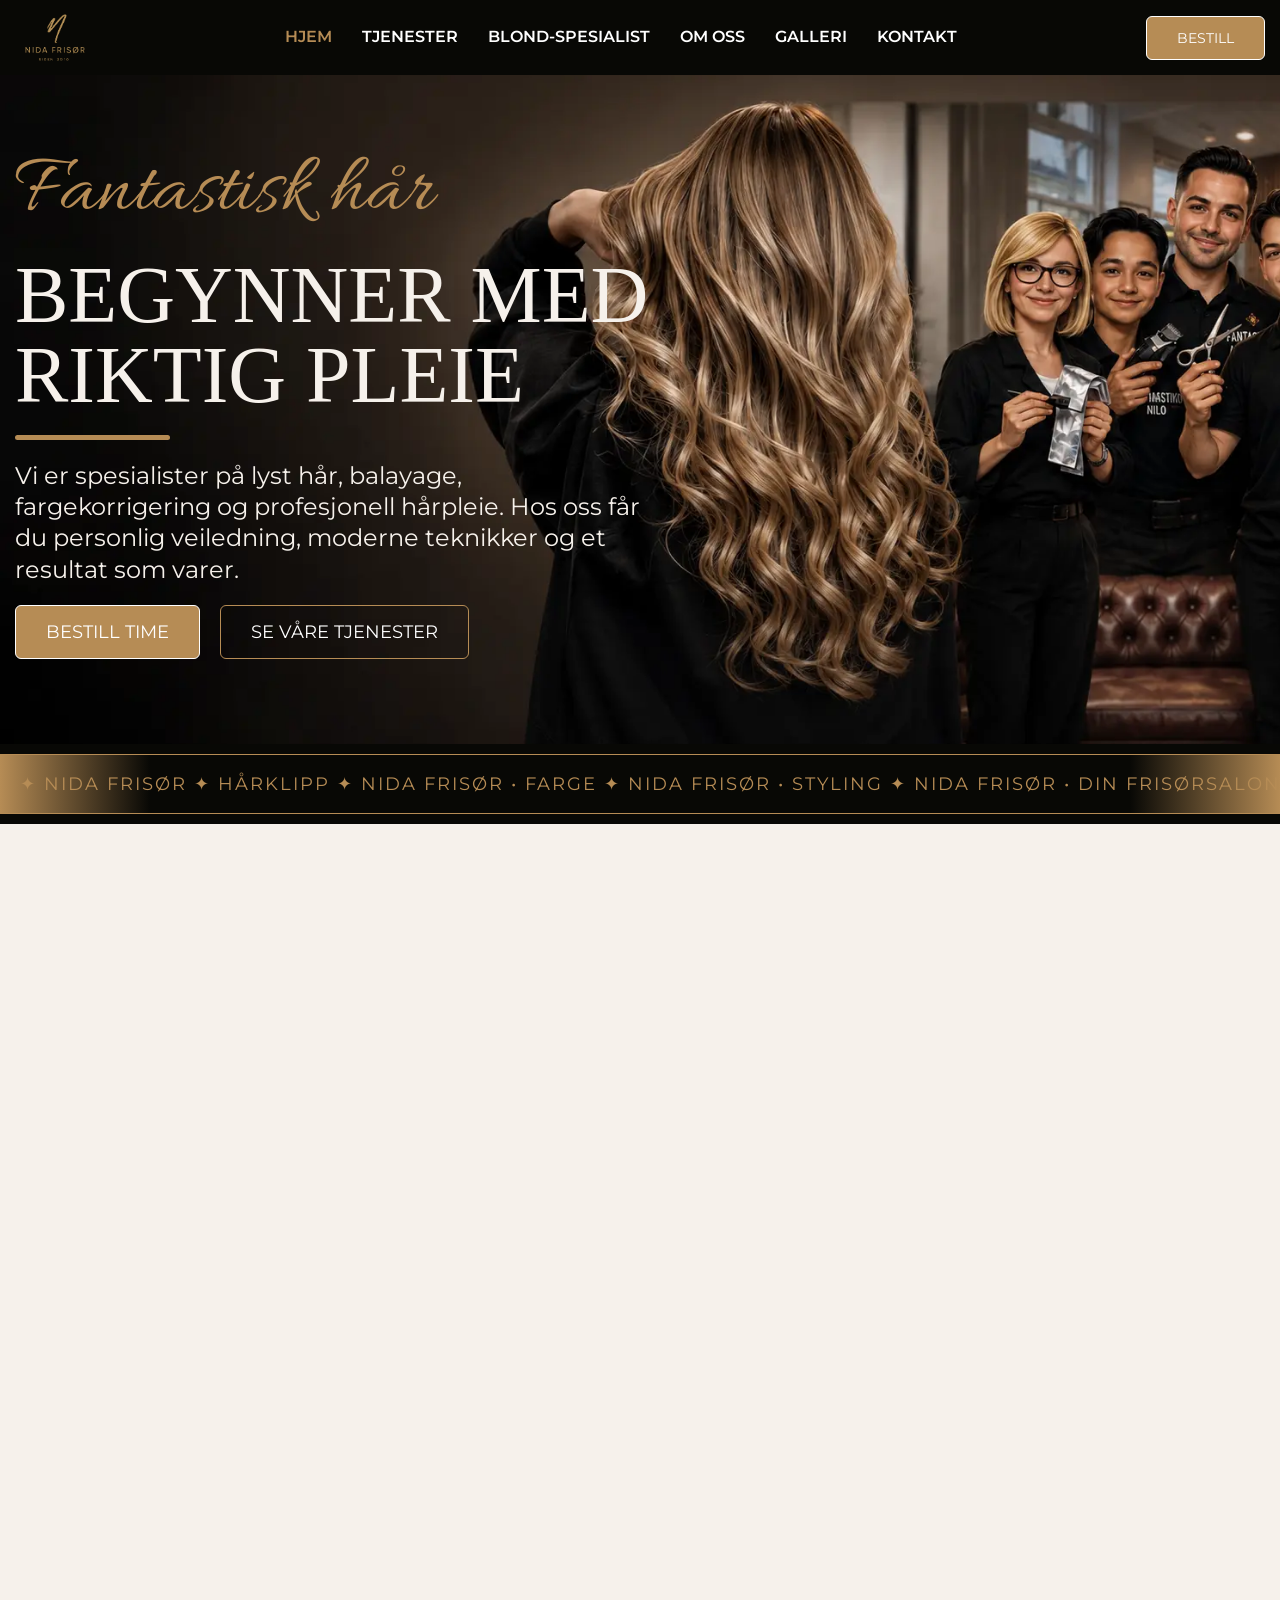
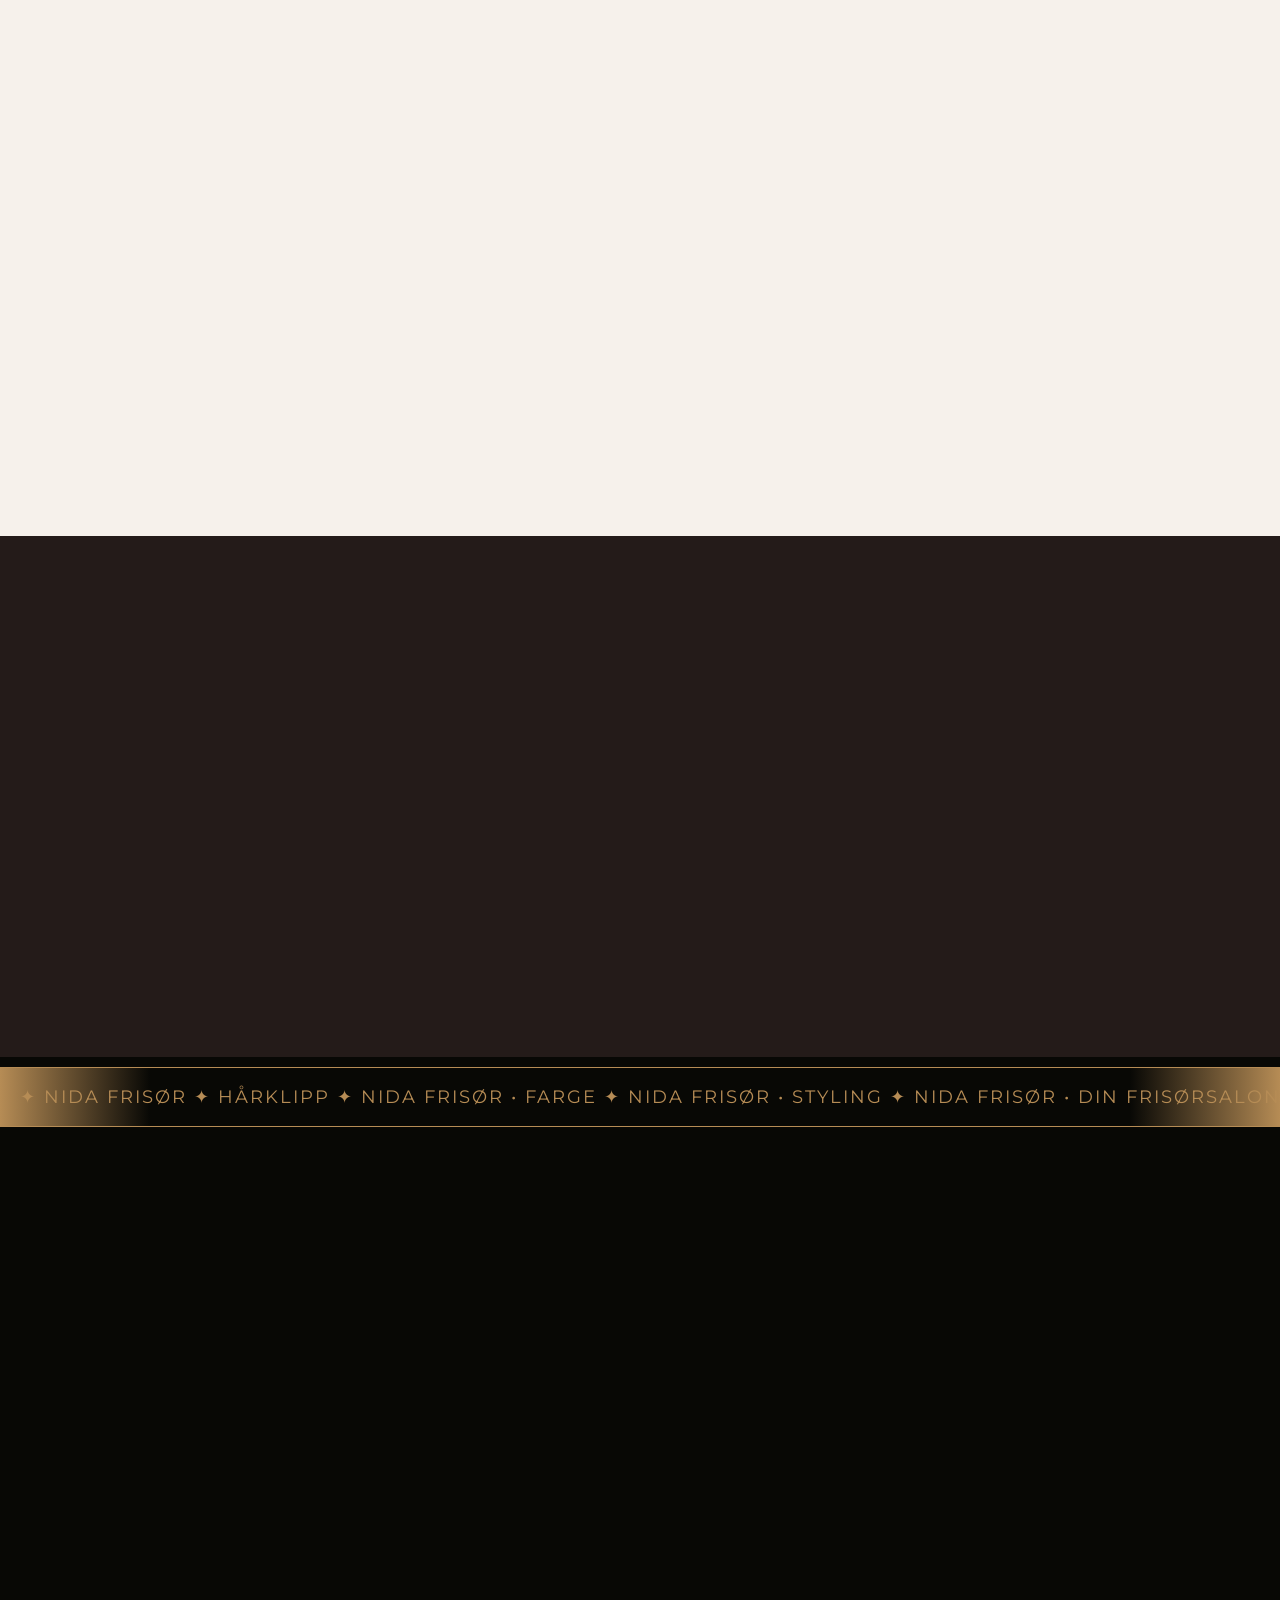
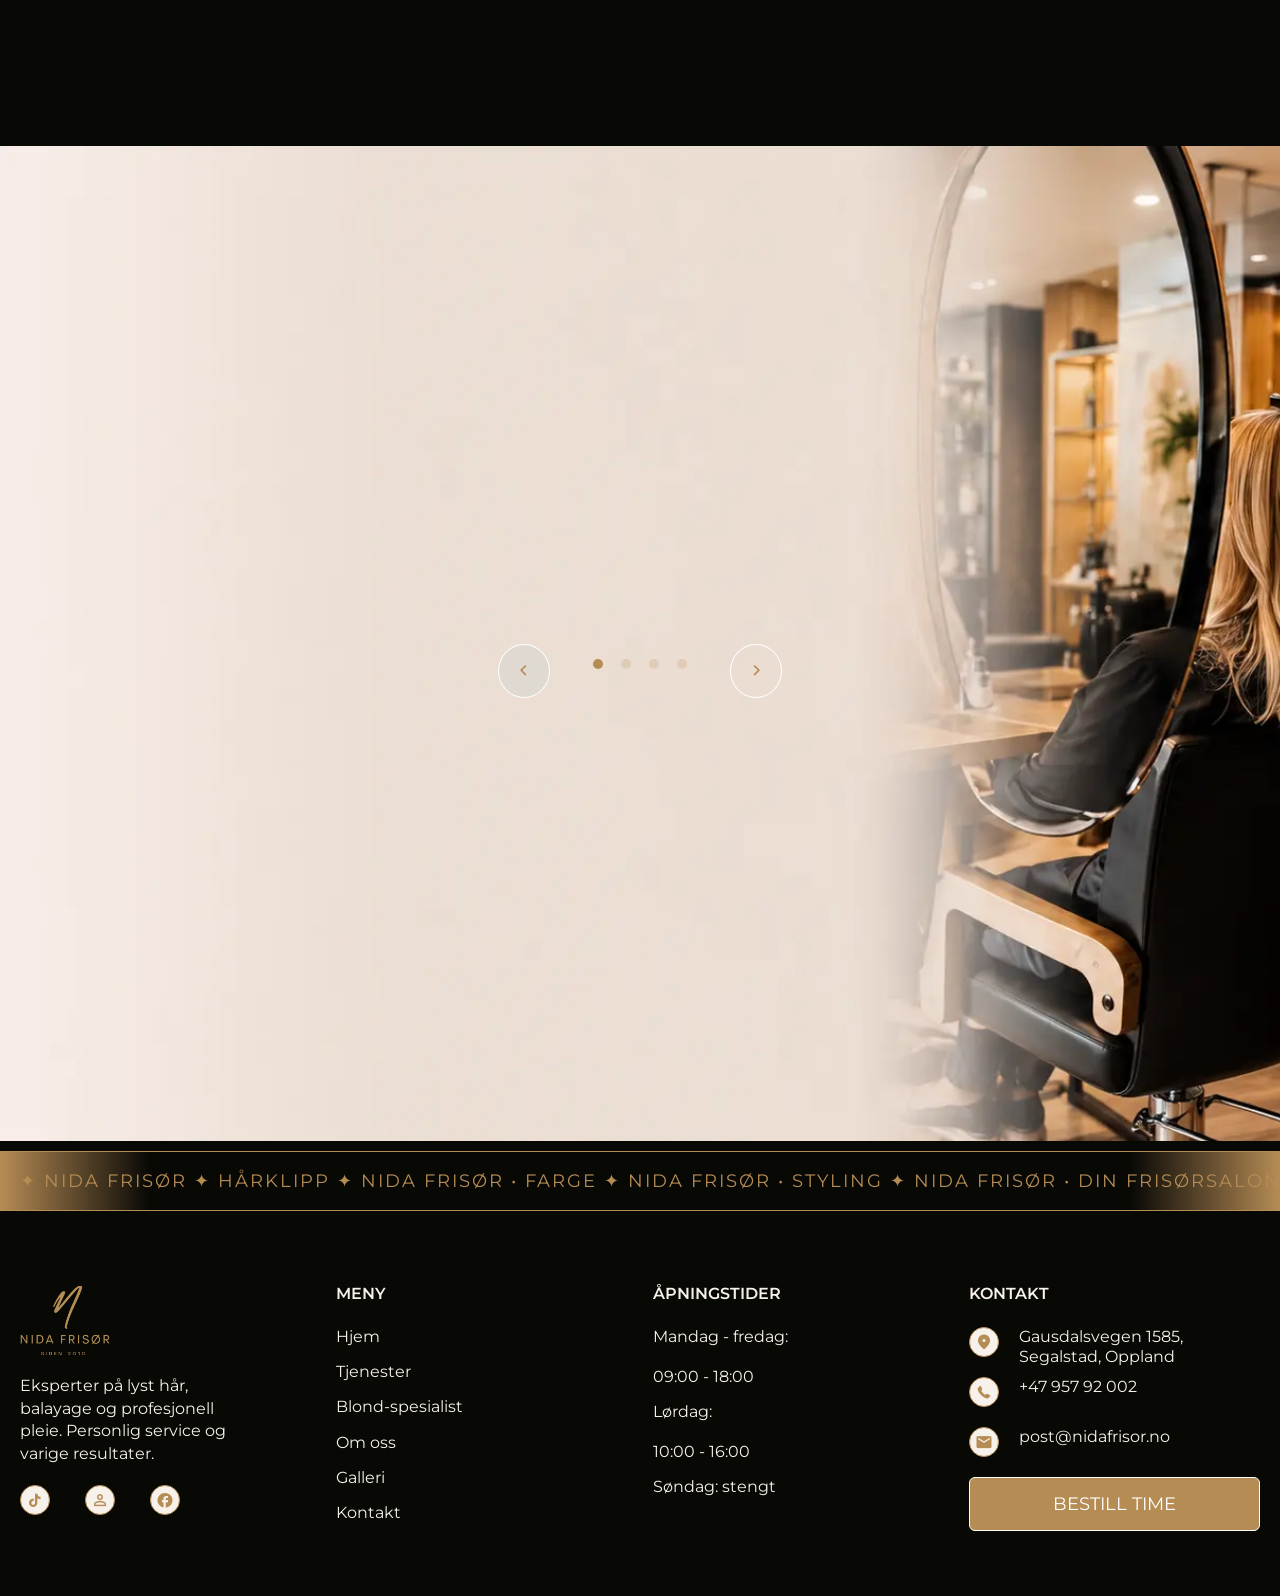
<file: index.html>
<!DOCTYPE html>
<html lang="nb">

<head>
	<title>HomePage</title>
	<meta charset="UTF-8">
	<meta name="format-detection" content="telephone=no">
	<!-- <style>body{opacity: 0;}</style> -->
	<link rel="stylesheet" href="css/style.min.css?_v=20261027194627">
	<link rel="shortcut icon" href="favicon.ico">
	<!-- <meta name="robots" content="noindex, nofollow"> -->
	<meta name="viewport" content="width=device-width, initial-scale=1.0">
</head>

<body>
	<div class="wrapper">
		<header class="header _header-scroll _header-show" data-scroll="120" data-scroll-show="200">
			<div class="header__container">

				<div class="header__logo">
					<a data-goto="#" data-goto-header href="index.html" data-goto-top="50" class="header__logo"><img src="img/logo3.webp" alt="Image"></a>
				</div>

				<div class="header__menu menu">
					<nav class="menu__body">

						<ul class="menu__list">
							<li class="menu__item"><a data-goto="#" data-goto-header href="index.html" data-goto-top="-30" class="menu__link  menu__link--vip">HJEM</a></li>
						</ul>

						<ul class="menu__list">
							<li class="menu__item"><a data-goto="#" data-goto-header href="tjenester.html" data-goto-top="20" class="menu__link">TJENESTER</a></li>
						</ul>

						<ul class="menu__list">
							<li class="menu__item"><a data-goto="#" href="blondspecialist.html" data-goto-top="80" class="menu__link">BLOND-SPESIALIST</a></li>
						</ul>

						<ul class="menu__list">
							<li class="menu__item"><a data-goto="#" href="omoss.html" data-goto-top="80" class="menu__link">OM OSS</a></li>
						</ul>

						<ul class="menu__list">
							<li class="menu__item"><a data-goto="#" href="galery.html" data-goto-top="80" class="menu__link">GALLERI</a></li>
						</ul>

						<ul class="menu__list">
							<li class="menu__item"><a data-goto="#" data-goto-header href="kontakt.html" data-goto-top="-30" class="menu__link">KONTAKT</a>
							</li>
						</ul>
					</nav>
				</div>

				<div class="header__btr btr__header"> <!-- button right -->
					<a href="tel:+4795792002" class="btr__header__item">BESTILL</a>
				</div>

				<button type="button" class="menu__icon icon-menu"><span></span></button>
			</div>
		</header>
		<main class="page">
			<section class="hero">
				<div class="hero__container">
					<div data-watch class="hero__contant">
						<h1 class="hero__decor">Fantastisk hår</h1>
						<div class="hero__title">BEGYNNER MED RIKTIG PLEIE</div>
						<div class="hero__line"></div>
						<div class="hero__sub-title">Vi er spesialister på lyst hår, balayage, fargekorrigering og profesjonell hårpleie. Hos oss får du personlig veiledning, moderne teknikker og et resultat som varer.</div>
						<div class="hero__buttons">
							<a href="https://www.instagram.com/nidafrisor?igsh=ejZrenV2MHAyNnVx&utm_source=qr" target="_blank" rel="noopener" class="hero__button-gold">BESTILL TIME</a>
							<a href="https://www.instagram.com/nidafrisor?igsh=ejZrenV2MHAyNnVx&utm_source=qr" target="_blank" rel="noopener" class="hero__button-transporet">SE VÅRE TJENESTER</a>
						</div>
					</div>
				</div>
			</section>


			<aside class="rullendetekstvisning" aria-hidden="true">
				<div class="rullendetekstvisning__body">
					<div class="rullendetekstvisning__track">
						<span>✦ Nida Frisør ✦ Hårklipp ✦ Nida Frisør • Farge ✦ Nida Frisør • Styling ✦ Nida Frisør • Din frisørsalong ✦ Nida Frisør • Velvære for ditt hår ✦ Nida Frisør </span>
						<span>✦ Nida Frisør ✦ Hårklipp ✦ Nida Frisør • Farge ✦ Nida Frisør • Styling ✦ Nida Frisør • Din frisørsalong ✦ Nida Frisør • Velvære for ditt hår ✦ Nida Frisør </span>
					</div>
				</div>
			</aside>



			<section class="omsalongen">
				<div class="omsalongen__container">
					<div class="omsalongen__contant">
						<div data-watch class="omsalongen__left">
							<h1 class="omsalongen__name">om salongen</h1>
							<h2 class="omsalongen__title">kvalitet, kreativitet og personlig service</h2>
							<div class="omsalongen__line"></div>
							<div class="omsalongen__sub-title">Velkommen til Nida Frisør – en moderne frisørsalong hvor kvalitet, kreativitet og personlig service står i sentrum. Vi hjelper deg med å finne den perfekte stilen, enten du ønsker en naturlig blond look, en komplett forvandling eller pleiende behandling med K18.</div>
							<div class="omsalongen__decor">Vi fremhever din naturlige skjønnhet</div>
							<div class="omsalongen__button-chocolate">
								<a href="https://www.instagram.com/nidafrisor?igsh=ejZrenV2MHAyNnVx&utm_source=qr" target="_blank">les mer om oss</a>
							</div>
						</div>

						<div data-watch class="omsalongen__right">
							<div class="omsalongen__fotoblog">
								<div class="omsalongen__fotos">
									<div class="omsalongen__longfoto">
										<img src="img/background_logo.webp" alt="Moderne interiør og Nida Frisør logo på en stilfull spilevegg.">
									</div>
									<div class="omsalongen__smallfoto">
										<div class="omsalongen__produkts">
											<img src="img/produkts.webp" alt="Hårpleieprodukter og K18-behandlinger utstilt på hyller i salongen.">
										</div>
										<div class="produkts__hair_girl">
											<img src="img/hair_girl.webp" alt="Langt brunt hår med lyse striper og elegante bølger.">
										</div>
									</div>
								</div>
								<div class="omsalongen__enfoto">
									<img src="img/hair-blond.webp" alt="Langt blondt hår med naturlig spill og definerte bølger, sett bakfra.">
								</div>
							</div>
						</div>
					</div>
				</div>
			</section>


			<section class="spesialiteter">
				<div class="spesialiteter__container">
					<h2 data-watch class="spesialiteter__title">våre spesialiteter</h2>
					<div data-watch data-watch-group="1000" class="spesialiteter__cards">
						<div data-watch class="spesialiteter__card card__spesialiteter"> <!--card 01-->
							<div class="card__foto">
								<img src="img/signatur-blond.webp" alt="Langt, glatt hår farget i en kald og lys signatur-blond nyanse.">
							</div>
							<h3 class="card__name">signatur <br> blond experience</h3>
							<div class="card__sub-title">Skreddersydd blondfarge som gir et eksklusivt og naturlig resultat.</div>
							<div class="card__line"></div>
							<div class="card__icon _icon-diamond"></div>
						</div>


						<div data-watch class="spesialiteter__card card__spesialiteter"> <!--card 02-->
							<div class="card__foto">
								<img src="img/scandinavianblond.webp" alt="Bølgete langt hår farget i en lys, kald scandinavian blond og signatur-blond tone.">
							</div>
							<h3 class="card__name">scandinavian <br> blond</h3>
							<div class="card__sub-title">Kalde, rene nyanser inspirert av nordisk eleganse.</div>
							<div class="card__line"></div>
							<div class="card__icon _icon-round-hub"></div>
						</div>

						<div data-watch class="spesialiteter__card card__spesialiteter"> <!--card 03-->
							<div class="card__foto">
								<img src="img/inst-foto2.webp" alt="AirTouch-teknikk på langt blondt hår for myke overganger.">
							</div>
							<h3 class="card__name">airtouch <br> blond</h3>
							<div class="card__sub-title">Myke overganger og umerkelig utvekst med AirTouch-teknikk.</div>
							<div class="card__line"></div>
							<div class="card__icon _icon-drop"></div>
						</div>


						<div data-watch class="spesialiteter__card card__spesialiteter"> <!--card 04-->
							<div class="card__foto">
								<img src="img/balayage.webp" alt="Bølgete blondt hår farget med balayage-teknikk.">
							</div>
							<h3 class="card__name">balayage <br> & fargespill</h3>
							<div class="card__sub-title">Håndmalt farge som gir dybde, bevegelse og naturlig spill.</div>
							<div class="card__line"></div>
							<div class="card__icon _icon-hairdryer-f"></div>
						</div>

						<div data-watch class="spesialiteter__card card__spesialiteter"> <!--card 05-->
							<div class="card__foto">
								<img src="img/nida_frisor.webp" alt="Profesjonell klipp og hårstyling i frisørsalong.">
							</div>
							<h3 class="card__name">klipp <br> & styling</h3>
							<div class="card__sub-title">Klassiske og moderne klipper med styling til enhver anledning.</div>
							<div class="card__line"></div>
							<div class="card__icon _icon-scissors1"></div>
						</div>


						<div data-watch class="spesialiteter__card card__spesialiteter"> <!--card 06-->
							<div class="card__foto">
								<img src="img/k18.webp" alt="K18 molekylær hårbehandling for skadet hår.">
							</div>
							<h3 class="card__name">k18 <br> molecular repair</h3>
							<div class="card__sub-title">Reparerer håret på cellenivå for styrke, sunnhet og glansfullt hår.</div>
							<div class="card__line"></div>
							<div class="card__icon _icon-device-hub"></div>
						</div>
					</div>
				</div>
			</section>


			<section class="hvorfor">
				<div class="hvorfor__container">
					<h2 data-watch class="hvorfor__title">hvorfor vegle oss</h2>
					<div data-watch data-watch-group="1000" class="hvorfor__cards">
						<div data-watch class="hvorfor__card"><!-- card01 -->
							<div class="hvorfor__icon _icon-account-outline"></div>
							<h3 class="hvorfor__name">profesjonelle frisører</h3>
							<div class="hvorfor__text">Vårt team har lang erfaring og lidenskap for faget.</div>
						</div>


						<div data-watch class="hvorfor__card"><!-- card02 -->
							<div class="hvorfor__icon _icon-carbon_bottles"></div>
							<h3 class="hvorfor__name">premium produkter</h3>
							<div class="hvorfor__text">Vi bruker kun produkter av høyeste kvalitet.</div>
						</div>


						<div data-watch class="hvorfor__card"><!-- card03 -->
							<div class="hvorfor__icon _icon-hair-dryer"></div>
							<h3 class="hvorfor__name">moderne teknikker</h3>
							<div class="hvorfor__text">Vi følger trender og utvikler oss kontinuerlig.</div>
						</div>


						<div data-watch class="hvorfor__card"><!-- card04 -->
							<div class="hvorfor__icon _icon-chat"></div>
							<h3 class="hvorfor__name">personlig konsultasjon</h3>
							<div class="hvorfor__text">Vi lytter til dine ønsker og finner den beste løsningen.</div>
						</div>


						<div data-watch class="hvorfor__card"><!-- card05 -->
							<div class="hvorfor__icon _icon-hurt"></div>
							<h3 class="hvorfor__name">naturlige resultater</h3>
							<div class="hvorfor__text">Vi fremhever din naturlige skjønnhet.</div>
						</div>
					</div>
				</div>
			</section>


			<aside class="rullendetekstvisning" aria-hidden="true">
				<div class="rullendetekstvisning__body">
					<div class="rullendetekstvisning__track">
						<span>✦ Nida Frisør ✦ Hårklipp ✦ Nida Frisør • Farge ✦ Nida Frisør • Styling ✦ Nida Frisør • Din frisørsalong ✦ Nida Frisør • Velvære for ditt hår ✦ Nida Frisør </span>
						<span>✦ Nida Frisør ✦ Hårklipp ✦ Nida Frisør • Farge ✦ Nida Frisør • Styling ✦ Nida Frisør • Din frisørsalong ✦ Nida Frisør • Velvære for ditt hår ✦ Nida Frisør </span>
					</div>
				</div>
			</aside>



			<section class="instagram">
				<div class="instagram__container">
					<h2 data-watch class="instagram__title">følg oss på instagram</h2>
					<h3 data-watch class="instagram__sub-title">Se våre forvandlinger og hverdagsliv fra salongen.</h3>
					<div class="instagram__cards">
						<div data-watch class="instagram__card"><!-- card 01 -->
							<div class="instagram__foto">
								<img src="img/signatur-blond.webp" alt="Instagram-bilde fra frisørsalong">
							</div>
							<a href="https://www.instagram.com/nidafrisor?igsh=ejZrenV2MHAyNnVx&utm_source=qr" target="_blank" class="instagram__contеnt-link">
								<span class="instagram__text">nida frisør</span>
								<span class="instagram__cliсk">-se mer-</span>
								<span class="instagram__icon  _icon-arow-right"></span>
							</a>
						</div>


						<div data-watch class="instagram__card"><!-- card 02 -->
							<div class="instagram__foto">
								<img src="img/frisor11.webp" alt="Instagram-bilde fra frisørsalong">
							</div>
							<a href="https://www.instagram.com/nidafrisor?igsh=ejZrenV2MHAyNnVx&utm_source=qr" target="_blank" class="instagram__contеnt-link">
								<span class="instagram__text">nida frisør</span>
								<span class="instagram__cliсk">-se mer-</span>
								<span class="instagram__icon  _icon-arow-right"></span>
							</a>
						</div>


						<div data-watch class="instagram__card"><!-- card 03 -->
							<div class="instagram__foto">
								<img src="img/frisor05.webp" alt="Instagram-bilde fra frisørsalong">
							</div>
							<a href="https://www.instagram.com/nidafrisor?igsh=ejZrenV2MHAyNnVx&utm_source=qr" target="_blank" class="instagram__contеnt-link">
								<span class="instagram__text">nida frisør</span>
								<span class="instagram__cliсk">-se mer-</span>
								<span class="instagram__icon  _icon-arow-right"></span>
							</a>
						</div>


						<div data-watch class="instagram__card"><!-- card 04 -->
							<div class="instagram__foto">
								<img src="img/frisor13.webp" alt="Instagram-bilde fra frisørsalong">
							</div>
							<a href="https://www.instagram.com/nidafrisor?igsh=ejZrenV2MHAyNnVx&utm_source=qr" target="_blank" class="instagram__contеnt-link">
								<span class="instagram__text">nida frisør</span>
								<span class="instagram__cliсk">-se mer-</span>
								<span class="instagram__icon  _icon-arow-right"></span>
							</a>
						</div>


						<div data-watch class="instagram__card"><!-- card 05 -->
							<div class="instagram__foto">
								<img src="img/frisor16.webp" alt="Instagram-bilde fra frisørsalong">
							</div>
							<a href="https://www.instagram.com/nidafrisor?igsh=ejZrenV2MHAyNnVx&utm_source=qr" target="_blank" class="instagram__contеnt-link">
								<span class="instagram__text">nida frisør</span>
								<span class="instagram__cliсk">-se mer-</span>
								<span class="instagram__icon  _icon-arow-right"></span>
							</a>
						</div>


						<div data-watch class="instagram__card"><!-- card 06 -->
							<div class="instagram__foto">
								<img src="img/balayage.webp" alt="Bølgete blondt hår farget med balayage-teknikk.">
							</div>
							<a href="https://www.instagram.com/nidafrisor?igsh=ejZrenV2MHAyNnVx&utm_source=qr" target="_blank" class="instagram__contеnt-link">
								<span class="instagram__text">nida frisør</span>
								<span class="instagram__cliсk">-se mer-</span>
								<span class="instagram__icon  _icon-arow-right"></span>
							</a>
						</div>


						<div data-watch class="instagram__card"><!-- card 07 -->
							<div class="instagram__foto">
								<img src="img/frisor12.webp" alt="Instagram-bilde fra frisørsalong">
							</div>
							<a href="https://www.instagram.com/nidafrisor?igsh=ejZrenV2MHAyNnVx&utm_source=qr" target="_blank" class="instagram__contеnt-link">
								<span class="instagram__text">nida frisør</span>
								<span class="instagram__cliсk">-se mer-</span>
								<span class="instagram__icon  _icon-arow-right"></span>
							</a>
						</div>


						<div data-watch class="instagram__card"><!-- card 08 -->
							<div class="instagram__foto">
								<img src="img/frisor04.webp" alt="Instagram-bilde fra frisørsalong">
							</div>
							<a href="https://www.instagram.com/nidafrisor?igsh=ejZrenV2MHAyNnVx&utm_source=qr" target="_blank" class="instagram__contеnt-link">
								<span class="instagram__text">nida frisør</span>
								<span class="instagram__cliсk">-se mer-</span>
								<span class="instagram__icon  _icon-arow-right"></span>
							</a>
						</div>
					</div>
					<div data-watch class="instagram__button">
						<a href="https://www.instagram.com/nidafrisor?igsh=ejZrenV2MHAyNnVx&utm_source=qr" target="_blank" rel="noopener" class="hero__button-transporet">se flere på instagram</a>
					</div>
				</div>
			</section>



			<section class="testimonials">
				<div class="testimonials__container">
					<h2 data-watch class="testimonials__title">hvordan kundene vÅre har dett</h2>


					<!-- slider -->
					<!-- Оболонка слайдера -->
					<div class="testimonials__slider swiper">
						<!-- Частина слайдера, що рухається -->
						<div class="testimonials__wrapper swiper-wrapper">

							<!-- slide 01 -->
							<div data-watch class="testimonials__slide swiper-slide">
								<div class="testimonials__card">
									<div data-rating="set" class="rating"></div> <!-- rating -->
									<div class="testimonials__description">
										Beste frisøren i byen! Jeg har aldri vært så fornøyd med min blondfarge før. AirTouch-teknikken de bruker er helt fantastisk, og utveksten blir nesten usynlig.
									</div>
									<div class="testimonials__block">
										<div class="testimonials__img">
											<img src="img/inst-foto10.webp" alt="Foto clients">
										</div>
										<div class="testimonials__name">EMILIE H.</div>
									</div>
								</div>
							</div>


							<!-- slide 02 -->
							<div data-watch class="testimonials__slide swiper-slide">
								<div class="testimonials__card">
									<div data-rating="set" class="rating"></div> <!-- rating -->
									<div class="testimonials__description">
										Utrolig profesjonelle og dyktige.<br>De reddet håret mitt etter en mislykket farging et annet sted. K18-behandlingen gjorde underverker for kvaliteten.
									</div>
									<div class="testimonials__block">
										<div class="testimonials__img">
											<img src="img/inst-foto3.webp" alt="Foto clients">
										</div>
										<div class="testimonials__name">eLINN M.</div>
									</div>
								</div>
							</div>


							<!-- slide 03 -->
							<div data-watch class="testimonials__slide swiper-slide">
								<div class="testimonials__card">
									<div data-rating="set" class="rating"></div> <!-- rating -->
									<div class="testimonials__description">
										Koselig salong, god atmosfære og fantastisk service. Man føler seg virkelig ivaretatt fra det sekundet man kommer inn døren. Anbefales på det varmeste!
									</div>
									<div class="testimonials__block">
										<div class="testimonials__img">
											<img src="img/inst-foto9.webp" alt="Foto clients">
										</div>
										<div class="testimonials__name">SOFI T.</div>
									</div>
								</div>
							</div>


							<!-- slide 04 -->
							<div data-watch class="testimonials__slide swiper-slide">
								<div class="testimonials__card">
									<div data-rating="set" class="rating"></div> <!-- rating -->
									<div class="testimonials__description">
										Beste frisøren i byen! Jeg har aldri vært så fornøyd med min blondfarge før. AirTouch-teknikken de bruker er helt fantastisk, og utveksten blir nesten usynlig.
									</div>
									<div class="testimonials__block">
										<div class="testimonials__img">
											<img src="img/hair_girl.webp" alt="Foto clients">
										</div>
										<div class="testimonials__name">margo k.</div>
									</div>
								</div>
							</div>

							<!-- slide 05 -->
							<div data-watch class="testimonials__slide swiper-slide">
								<div class="testimonials__card">
									<div data-rating="set" class="rating"></div> <!-- rating -->
									<div class="testimonials__description">
										Utrolig profesjonelle og dyktige.<br>De reddet håret mitt etter en mislykket farging et annet sted. K18-behandlingen gjorde underverker for kvaliteten.
									</div>
									<div class="testimonials__block">
										<div class="testimonials__img">
											<img src="img/signatur-blond.webp" alt="Foto clients">
										</div>
										<div class="testimonials__name">Kjery M.</div>
									</div>
								</div>
							</div>

						</div>
						<!-- navigation -->
						<div class="swiper-pagination"></div>

						<!-- buttons -slide- -->
						<div class="testimonials__buttons">
							<button type="button" class="testimonials__btn-left _icon-arow-right  _icon-arow-right--2"></button>
							<button type="button" class="testimonials__btn-right _icon-arow-right"></button>
						</div>
					</div>


					<div data-watch class="kundeomtaler__down">
						<h3 class="kundeomtaler__title">klar for en forvandling?</h3>
						<div class="kundeomtaler__sub-title">Bestill time i dag og la oss scappe magi! </div>
						<div class="kundeomtaler__button-gold">
							<a href="https://www.instagram.com/nidafrisor?igsh=ejZrenV2MHAyNnVx&utm_source=qr" target="_blank">bestill time nå</a>
						</div>
						<div class="kundeomtaler__gradient-line"></div>
					</div>
				</div>
			</section>
		</main>
		<aside class="rullendetekstvisning" aria-hidden="true">
			<div class="rullendetekstvisning__body">
				<div class="rullendetekstvisning__track">
					<span>✦ Nida Frisør ✦ Hårklipp ✦ Nida Frisør • Farge ✦ Nida Frisør • Styling ✦ Nida Frisør • Din frisørsalong ✦ Nida Frisør • Velvære for ditt hår ✦ Nida Frisør </span>
					<span>✦ Nida Frisør ✦ Hårklipp ✦ Nida Frisør • Farge ✦ Nida Frisør • Styling ✦ Nida Frisør • Din frisørsalong ✦ Nida Frisør • Velvære for ditt hår ✦ Nida Frisør </span>
				</div>
			</div>
		</aside>




		<footer id="footer" class="footer">
			<div class="footer__container">
				<div class="footer__columns">
					<div class="footer__column"><!-- column 01 -->
						<div class="footer__logo">
							<img src="img/logo3.webp" alt="Image">
						</div>
						<h2 class="footer__brand-info">Eksperter på lyst hår, balayage og profesjonell pleie. Personlig service og varige resultater.</h2>
						<div class="footer__social-icons">
							<a href="https://www.tiktok.com/tag/ingaskogstad" target="_blank"><i class="icons-tiktok _icon-tiktok"></i></a>
							<a href="https://www.instagram.com/nidafrisor?igsh=ejZrenV2MHAyNnVx&utm_source=qr" target="_blank"><i class="icons-instagram _icon-account-outline"></i></a>
							<a href="https://www.facebook.com/nidafrisor/?locale=nb_NO" target="_blank"><i class="icons-facebook _icon-facebook1"></i></a>
						</div>
					</div>


					<div class="footer__column"><!-- column 02 -->
						<h3 class="footer__heading">MENY</h3>
						<ul class="footer__links">
							<li class="footer__link"><a href="index.html">Hjem</a></li>
							<li class="footer__link"><a href="tjenester.html">Tjenester</a></li>
							<li class="footer__link"><a href="#">Blond-spesialist</a></li>
							<li class="footer__link"><a href="#">Om oss</a></li>
							<li class="footer__link"><a href="#">Galleri</a></li>
							<li class="footer__link"><a href="kontakt.html">Kontakt</a></li>
						</ul>
					</div>


					<div class="footer__column"><!-- column 03 -->
						<h3 class="footer__heading">ÅPNINGSTIDER</h3>
						<ul class="footer__info-time">
							<li class="footer__info-mandag">Mandag - fredag: <br> <br> 09:00 - 18:00</li>
							<li class="footer__info-lørdag">Lørdag: <br> <br> 10:00 - 16:00</li>
							<li class="footer__info-søndag">Søndag: stengt</li>
						</ul>
					</div>


					<div class="footer__column"><!-- column 04 -->
						<h3 class="footer__heading">KONTAKT</h3>
						<ul class="footer__info-contact">
							<li class="footer__info-row">
								<i class="footer__info-icon _icon-geo-location"></i>
								<span class="footer__info-adress">Gausdalsvegen 1585, Segalstad, Oppland</span>
							</li>
							<li class="footer__info-row">
								<i class="footer__info-icon _icon-telephone"></i>
								<a class="footer__info-tel" href="tel:+4795792002">+47 957 92 002</a>
							</li>
							<li class="footer__info-row">
								<i class="footer__info-icon _icon-email"></i>
								<a class="footer__info-mail" href="mailto:post@nidafrisor.no">post@nidafrisor.no</a>
							</li>
						</ul>
						<div class="footer__button-gold footer__button-gold--2">
							<a href="https://www.instagram.com/nidafrisor?igsh=ejZrenV2MHAyNnVx&utm_source=qr" target="_blank">BESTILL TIME</a>
						</div>
					</div>
				</div>
			</div>
		</footer>
	</div>
	<script src="js/app.min.js?_v=20261027194627"></script>
</body>

</html>
</file>
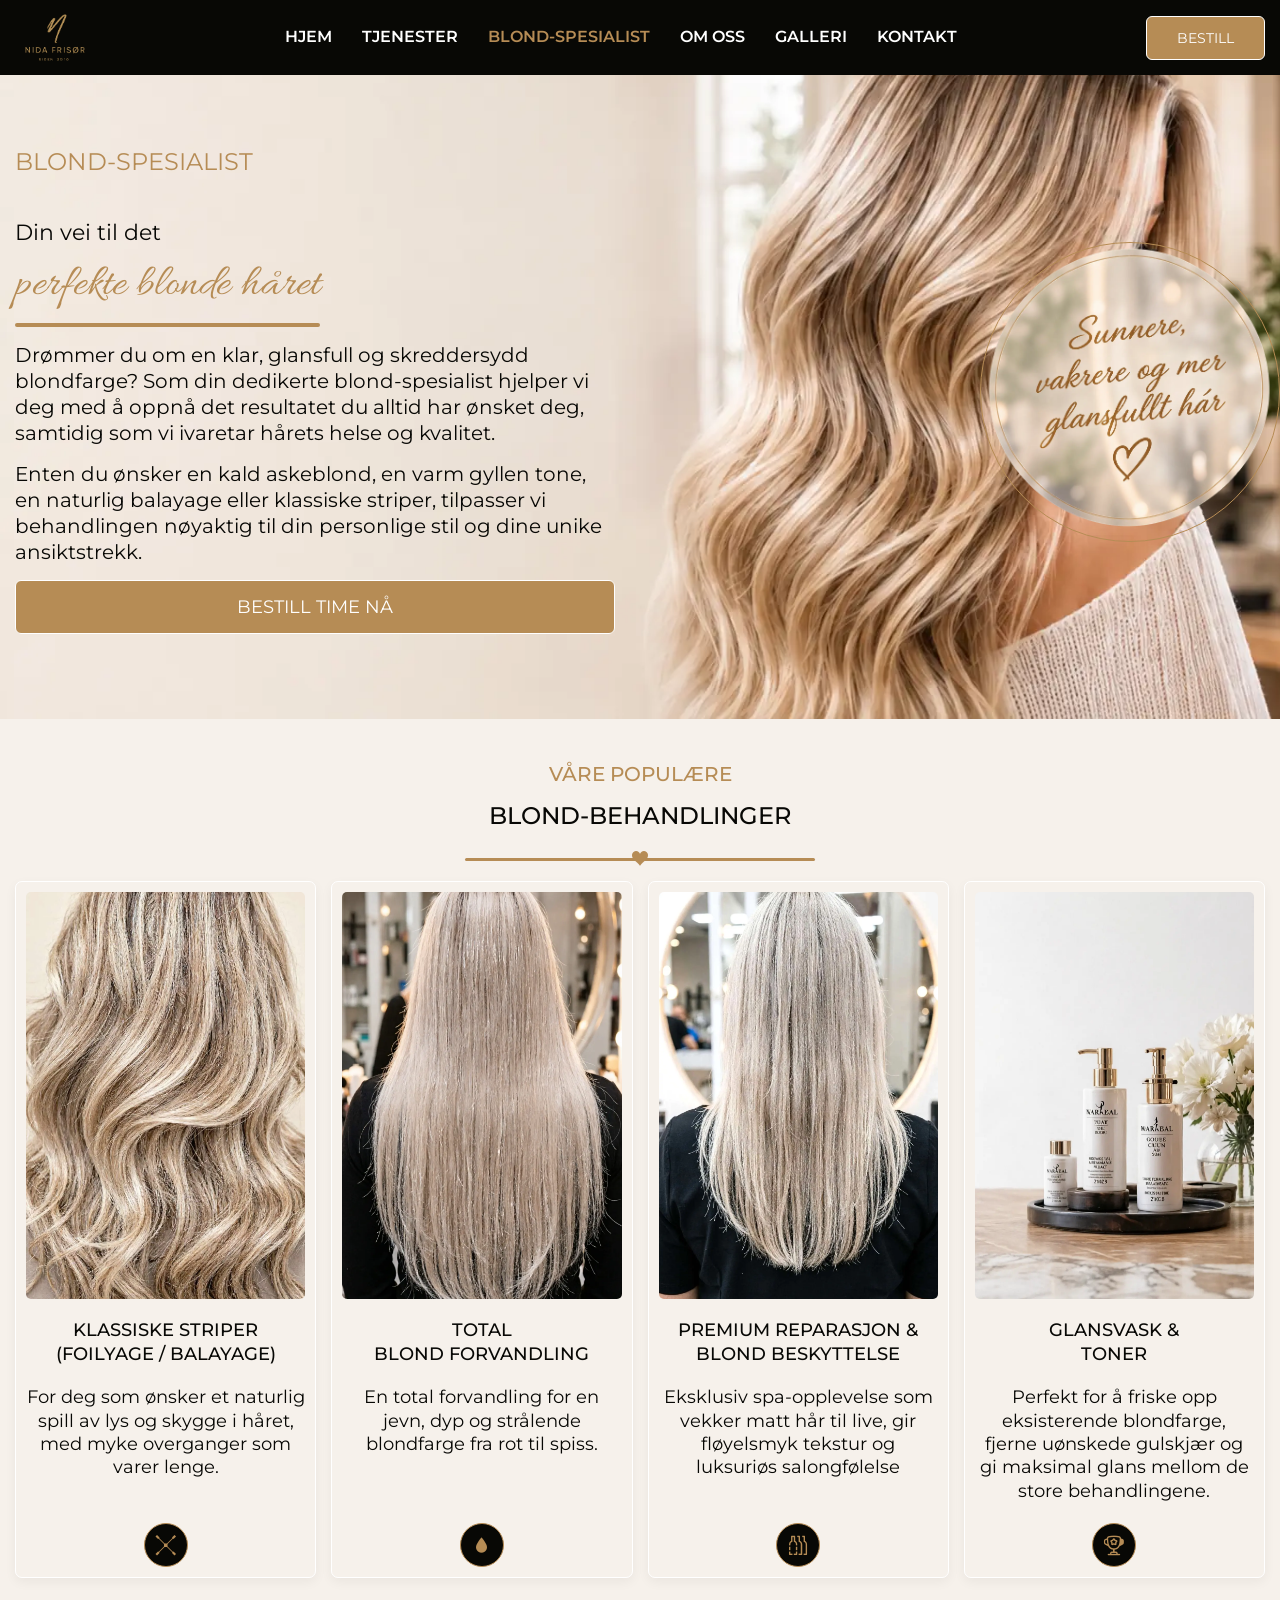
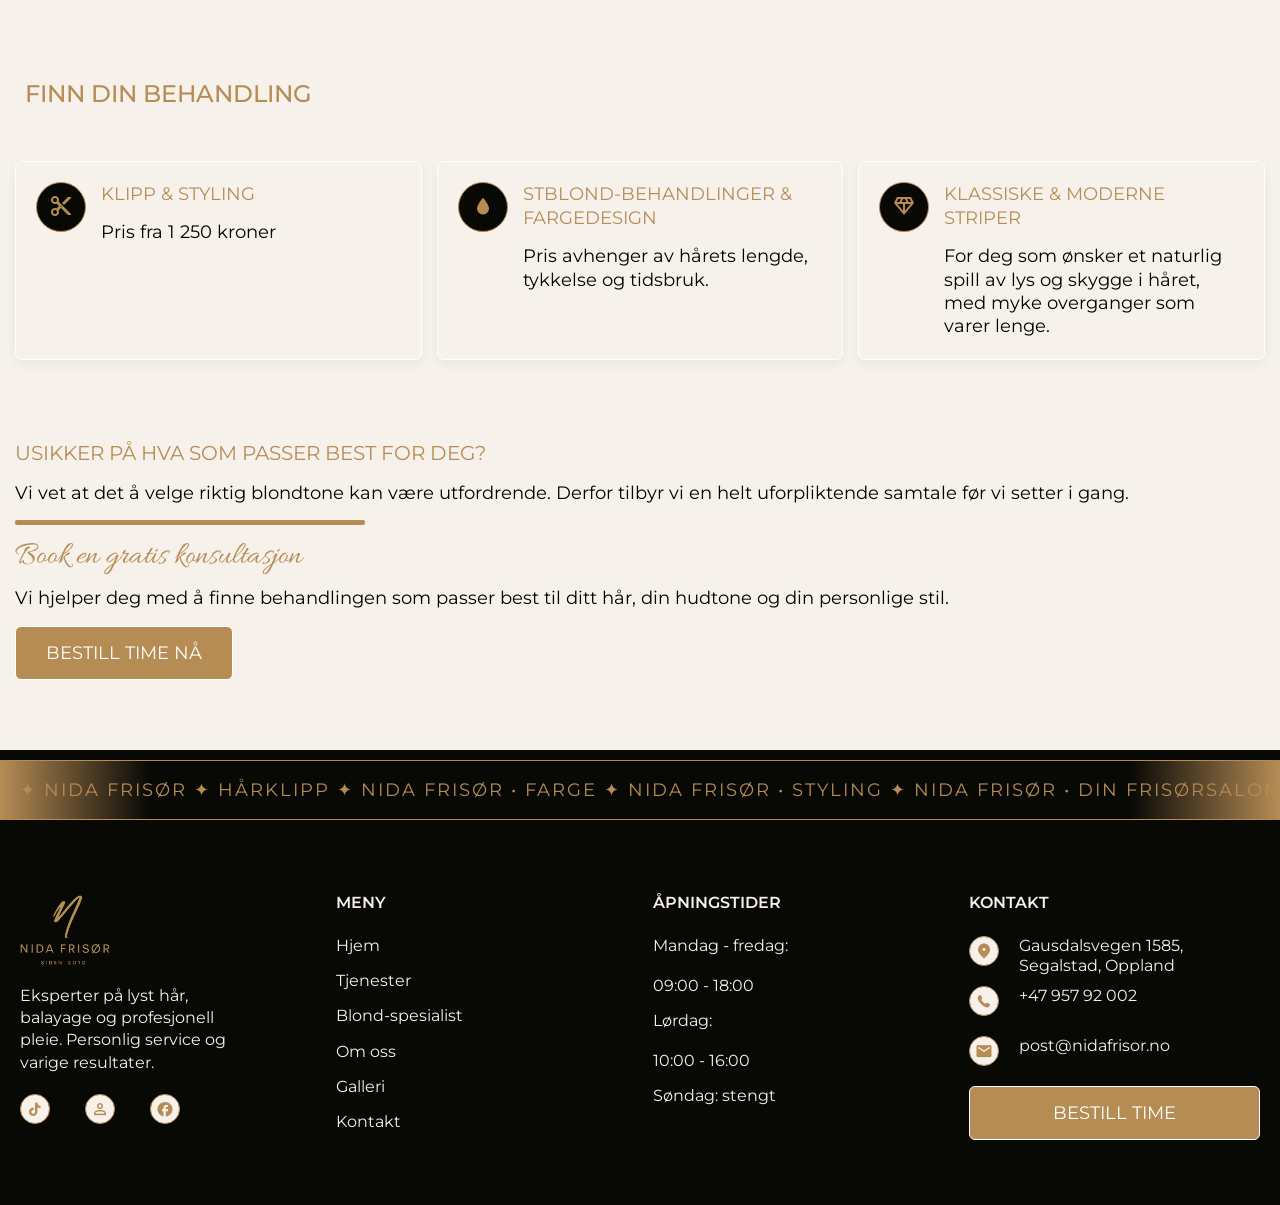
<file: blondspecialist.html>
<!DOCTYPE html>
<html lang="nb">

<head>
	<title>HomePage</title>
	<meta charset="UTF-8">
	<meta name="format-detection" content="telephone=no">
	<!-- <style>body{opacity: 0;}</style> -->
	<link rel="stylesheet" href="css/style.min.css?_v=20261027194627">
	<link rel="shortcut icon" href="favicon.ico">
	<!-- <meta name="robots" content="noindex, nofollow"> -->
	<meta name="viewport" content="width=device-width, initial-scale=1.0">
</head>

<body>
	<div class="wrapper">
		<header class="header _header-scroll _header-show" data-scroll="120" data-scroll-show="200">
			<div class="header__container">

				<div class="header__logo">
					<a data-goto="#" data-goto-header href="index.html" data-goto-top="50" class="header__logo"><img src="img/logo3.webp" alt="Image"></a>
				</div>

				<div class="header__menu menu">
					<nav class="menu__body">

						<ul class="menu__list">
							<li class="menu__item"><a data-goto="#" data-goto-header href="index.html" data-goto-top="-30" class="menu__link">HJEM</a></li>
						</ul>

						<ul class="menu__list">
							<li class="menu__item"><a data-goto="#" data-goto-header href="tjenester.html" data-goto-top="20" class="menu__link">TJENESTER</a></li>
						</ul>

						<ul class="menu__list">
							<li class="menu__item"><a data-goto="#" href="blondspecialist.html" data-goto-top="80" class="menu__link menu__link--vip">BLOND-SPESIALIST</a></li>
						</ul>

						<ul class="menu__list">
							<li class="menu__item"><a data-goto="#" href="omoss.html" data-goto-top="80" class="menu__link">OM OSS</a></li>
						</ul>

						<ul class="menu__list">
							<li class="menu__item"><a data-goto="#" href="galery.html" data-goto-top="80" class="menu__link">GALLERI</a></li>
						</ul>

						<ul class="menu__list">
							<li class="menu__item"><a data-goto="#" data-goto-header href="kontakt.html" data-goto-top="-30" class="menu__link">KONTAKT</a>
							</li>
						</ul>
					</nav>
				</div>

				<div class="header__btr btr__header"> <!-- button right -->
					<a href="tel:+4795792002" class="btr__header__item">BESTILL</a>
				</div>

				<button type="button" class="menu__icon icon-menu"><span></span></button>
			</div>
		</header>
		<main class="page">
			<section class="blondspecialist">
				<div class="blondspecialist__container">
					<div class="blondspecialist__contant">
						<h2 class="blondspecialist__title">blond-spesialist</h2>
						<h3 class="blondspecialist__subtitle">Din vei til det</h3>
						<h4 class="blondspecialist__decor">perfekte blonde håret</h4>
						<div class="blondspecialist__line"></div>
						<div class="blondspecialist__drømmer">Drømmer du om en klar, glansfull og skreddersydd blondfarge? Som din dedikerte blond-spesialist hjelper vi deg med å oppnå det resultatet du alltid har ønsket deg, samtidig som vi ivaretar hårets helse og kvalitet.</div>
						<div class="blondspecialist__enten">Enten du ønsker en kald askeblond, en varm gyllen tone, en naturlig balayage eller klassiske striper, tilpasser vi behandlingen nøyaktig til din personlige stil og dine unike ansiktstrekk.</div>
						<div class="blondspecialist__button-gold">
							<a href="https://www.instagram.com/nidafrisor?igsh=ejZrenV2MHAyNnVx&utm_source=qr" target="_blank">bestill time nå</a>
						</div>
					</div>

					<div class="blondspecialist__icon">
						<img src="img/iconblond.webp" alt="icon blondspecialist">
					</div>
				</div>
			</section>

			<section class="specialist">
				<div class="specialist__container">
					<div class="specialist__blog">
						<h2 class="specialist__title">våre populære</h2>
						<h3 class="specialist__sub-title">blond-behandlinger</h3>
						<div class="specialist__line">
							<div class="specialist__hurts _icon-heart"></div>
						</div>

						<div class="specialist__cards">
							<div class="specialist__card"> <!--card 01-->
								<div class="specialist__foto">
									<img src="img/omoss_balayage.webp" alt="Wavy long hair with multi-toned blonde balayage and highlights">
								</div>
								<div class="specialist__name">klassiske striper (foilyage / balayage)</div>
								<div class="specialist__text">For deg som ønsker et naturlig spill av lys og skygge i håret, med myke overganger som varer lenge.</div>
								<div class="specialist__icon _icon-game-cross"></div>
							</div>

							<div class="specialist__card"> <!--card 02-->
								<div class="specialist__foto">
									<img src="img/omoss_totalblond.webp" alt="Wavy long hair with multi-toned blonde balayage and highlights">
								</div>
								<div class="specialist__name">total <br> blond forvandling</div>
								<div class="specialist__text">En total forvandling for en jevn, dyp og strålende blondfarge fra rot til spiss.</div>
								<div class="specialist__icon _icon-drop"></div>
							</div>

							<div class="specialist__card"> <!--card 03-->
								<div class="specialist__foto">
									<img src="img/omoss_premiumm.webp" alt="Wavy long hair with multi-toned blonde balayage and highlights">
								</div>
								<div class="specialist__name">premium reparasjon & blond beskyttelse</div>
								<div class="specialist__text">Eksklusiv spa-opplevelse som vekker matt hår til live, gir fløyelsmyk tekstur og luksuriøs salongfølelse</div>
								<div class="specialist__icon _icon-carbon_bottles"></div>
							</div>

							<div class="specialist__card"> <!--card 04-->
								<div class="specialist__foto">
									<img src="img/omoss_toner.webp" alt="Wavy long hair with multi-toned blonde balayage and highlights">
								</div>
								<div class="specialist__name">glansvask & <br> toner</div>
								<div class="specialist__text">Perfekt for å friske opp eksisterende blondfarge, fjerne uønskede gulskjær og gi maksimal glans mellom de store behandlingene.</div>
								<div class="specialist__icon _icon-cup-star"></div>
							</div>
						</div>
					</div>
				</div>
			</section>

			<section class="behandlingerfor">
				<div class="behandlingerfor__container">
					<div class="behandlingerfor__box">
						<div class="behandlingerfor__contant"><!--left-->
							<h2 class="behandlingerfor__title">Finn Din Behandling</h2>
							<div class="behandlingerfor__items">
								<div class="behandlingerfor__item"><!--left--> <!--item 01-->
									<div class="behandlingerfor__row">
										<div class="behandlingerfor__left">
											<div class="behandlingerfor__icon _icon-scissors1"></div>
											<div class="behandlingerfor__text-left">
												<h3 class="behandlingerfor__name-left">klipp & styling</h3>
												<h4 class="behandlingerfor__sub-title">Pris fra 1 250 kroner</h4>
											</div>
										</div>
										<div class="behandlingerfor__left">
											<div class="behandlingerfor__icon _icon-drop"></div>
											<div class="behandlingerfor__text-left">
												<h3 class="behandlingerfor__name-left">stblond-behandlinger & fargedesign</h3>
												<h4 class="behandlingerfor__sub-title">Pris avhenger av hårets lengde, tykkelse og tidsbruk.</h4>
											</div>
										</div>
										<div class="behandlingerfor__left">
											<div class="behandlingerfor__icon _icon-diamond"></div>
											<div class="behandlingerfor__text-left">
												<h3 class="behandlingerfor__name-left">klassiske & moderne striper</h3>
												<h4 class="behandlingerfor__sub-title">For deg som ønsker et naturlig spill av lys og skygge i håret, med myke overganger som varer lenge.</h4>
											</div>
										</div>
									</div>

								</div>
								<div class="behandlingerfor__item">
									<div class="behandlingerfor__right"><!--right--> <!--item 02-->
										<h3 class="behandlingerfor__sub-title-right">USIKKER PÅ HVA SOM PASSER BEST FOR DEG?</h3>
										<div class="behandlingerfor__text-right">Vi vet at det å velge riktig blondtone kan være utfordrende. Derfor tilbyr vi en helt uforpliktende samtale før vi setter i gang.</div>
										<div class="behandlingerfor__line"></div>
										<h3 class="behandlingerfor__sub-title-decor">Book en gratis konsultasjon</h3>
										<div class="behandlingerfor__text-right">Vi hjelper deg med å finne behandlingen som passer best til ditt hår, din hudtone og din personlige stil.</div>
										<a href="https://www.instagram.com/nidafrisor?igsh=ejZrenV2MHAyNnVx&utm_source=qr" target="_blank" class="behandlingerfor__button-gold">BESTILL TIME NÅ</a>
									</div>
								</div>
							</div>
						</div>
					</div>
				</div>
			</section>
		</main>
		<aside class="rullendetekstvisning" aria-hidden="true">
			<div class="rullendetekstvisning__body">
				<div class="rullendetekstvisning__track">
					<span>✦ Nida Frisør ✦ Hårklipp ✦ Nida Frisør • Farge ✦ Nida Frisør • Styling ✦ Nida Frisør • Din frisørsalong ✦ Nida Frisør • Velvære for ditt hår ✦ Nida Frisør </span>
					<span>✦ Nida Frisør ✦ Hårklipp ✦ Nida Frisør • Farge ✦ Nida Frisør • Styling ✦ Nida Frisør • Din frisørsalong ✦ Nida Frisør • Velvære for ditt hår ✦ Nida Frisør </span>
				</div>
			</div>
		</aside>




		<footer id="footer" class="footer">
			<div class="footer__container">
				<div class="footer__columns">
					<div class="footer__column"><!-- column 01 -->
						<div class="footer__logo">
							<img src="img/logo3.webp" alt="Image">
						</div>
						<h2 class="footer__brand-info">Eksperter på lyst hår, balayage og profesjonell pleie. Personlig service og varige resultater.</h2>
						<div class="footer__social-icons">
							<a href="https://www.tiktok.com/tag/ingaskogstad" target="_blank"><i class="icons-tiktok _icon-tiktok"></i></a>
							<a href="https://www.instagram.com/nidafrisor?igsh=ejZrenV2MHAyNnVx&utm_source=qr" target="_blank"><i class="icons-instagram _icon-account-outline"></i></a>
							<a href="https://www.facebook.com/nidafrisor/?locale=nb_NO" target="_blank"><i class="icons-facebook _icon-facebook1"></i></a>
						</div>
					</div>


					<div class="footer__column"><!-- column 02 -->
						<h3 class="footer__heading">MENY</h3>
						<ul class="footer__links">
							<li class="footer__link"><a href="index.html">Hjem</a></li>
							<li class="footer__link"><a href="tjenester.html">Tjenester</a></li>
							<li class="footer__link"><a href="#">Blond-spesialist</a></li>
							<li class="footer__link"><a href="#">Om oss</a></li>
							<li class="footer__link"><a href="#">Galleri</a></li>
							<li class="footer__link"><a href="kontakt.html">Kontakt</a></li>
						</ul>
					</div>


					<div class="footer__column"><!-- column 03 -->
						<h3 class="footer__heading">ÅPNINGSTIDER</h3>
						<ul class="footer__info-time">
							<li class="footer__info-mandag">Mandag - fredag: <br> <br> 09:00 - 18:00</li>
							<li class="footer__info-lørdag">Lørdag: <br> <br> 10:00 - 16:00</li>
							<li class="footer__info-søndag">Søndag: stengt</li>
						</ul>
					</div>


					<div class="footer__column"><!-- column 04 -->
						<h3 class="footer__heading">KONTAKT</h3>
						<ul class="footer__info-contact">
							<li class="footer__info-row">
								<i class="footer__info-icon _icon-geo-location"></i>
								<span class="footer__info-adress">Gausdalsvegen 1585, Segalstad, Oppland</span>
							</li>
							<li class="footer__info-row">
								<i class="footer__info-icon _icon-telephone"></i>
								<a class="footer__info-tel" href="tel:+4795792002">+47 957 92 002</a>
							</li>
							<li class="footer__info-row">
								<i class="footer__info-icon _icon-email"></i>
								<a class="footer__info-mail" href="mailto:post@nidafrisor.no">post@nidafrisor.no</a>
							</li>
						</ul>
						<div class="footer__button-gold footer__button-gold--2">
							<a href="https://www.instagram.com/nidafrisor?igsh=ejZrenV2MHAyNnVx&utm_source=qr" target="_blank">BESTILL TIME</a>
						</div>
					</div>
				</div>
			</div>
		</footer>
	</div>
	<script src="js/app.min.js?_v=20261027194627"></script>
</body>

</html>
</file>
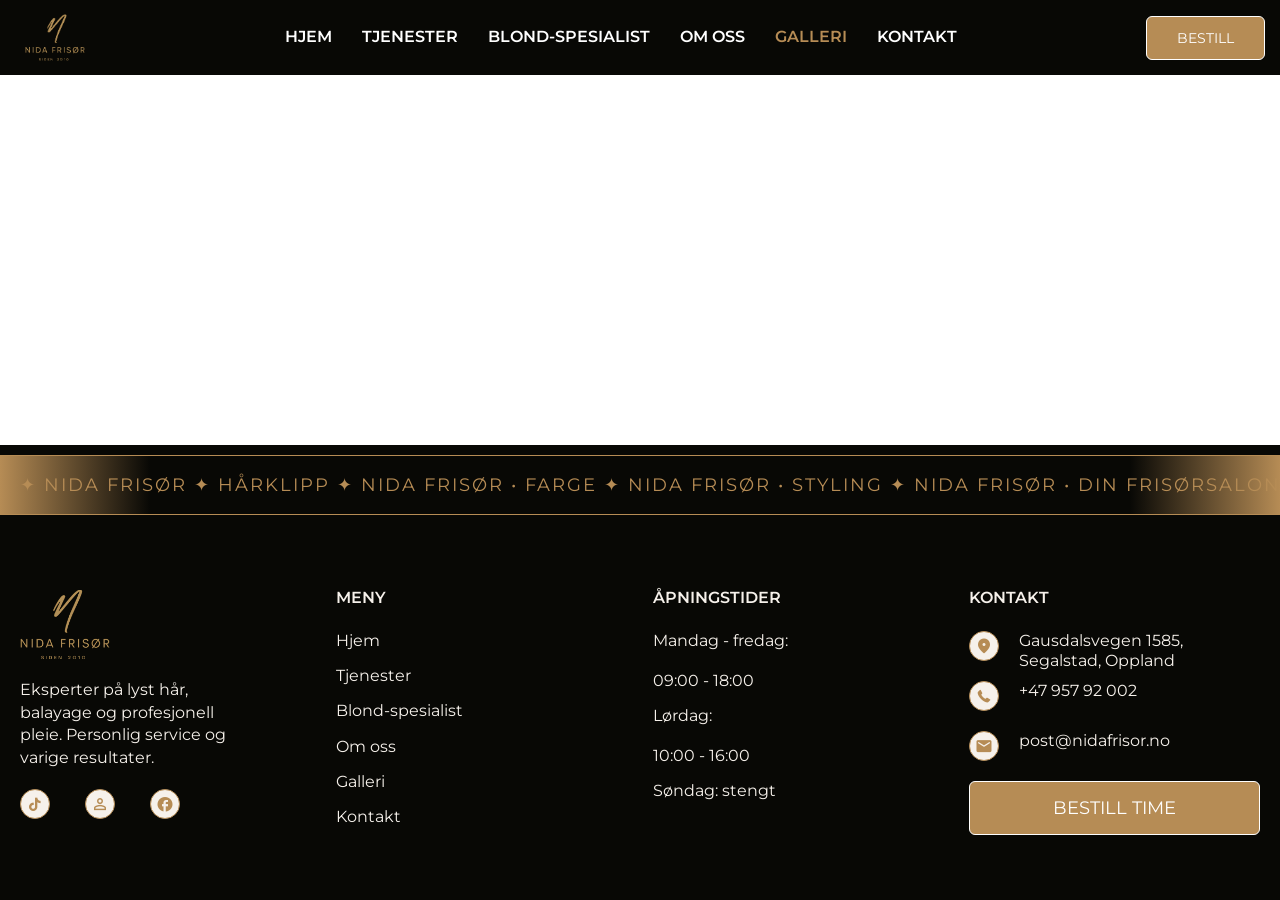
<file: galery.html>
<!DOCTYPE html>
<html lang="nb">

<head>
	<title>HomePage</title>
	<meta charset="UTF-8">
	<meta name="format-detection" content="telephone=no">
	<!-- <style>body{opacity: 0;}</style> -->
	<link rel="stylesheet" href="css/style.min.css?_v=20261027194627">
	<link rel="shortcut icon" href="favicon.ico">
	<!-- <meta name="robots" content="noindex, nofollow"> -->
	<meta name="viewport" content="width=device-width, initial-scale=1.0">
</head>

<body>
	<div class="wrapper">
		<header class="header _header-scroll _header-show" data-scroll="120" data-scroll-show="200">
			<div class="header__container">

				<div class="header__logo">
					<a data-goto="#" data-goto-header href="index.html" data-goto-top="50" class="header__logo"><img src="img/logo3.webp" alt="Image"></a>
				</div>

				<div class="header__menu menu">
					<nav class="menu__body">

						<ul class="menu__list">
							<li class="menu__item"><a data-goto="#" data-goto-header href="index.html" data-goto-top="-30" class="menu__link">HJEM</a></li>
						</ul>

						<ul class="menu__list">
							<li class="menu__item"><a data-goto="#" data-goto-header href="tjenester.html" data-goto-top="20" class="menu__link">TJENESTER</a></li>
						</ul>

						<ul class="menu__list">
							<li class="menu__item"><a data-goto="#" href="blondspecialist.html" data-goto-top="80" class="menu__link">BLOND-SPESIALIST</a></li>
						</ul>

						<ul class="menu__list">
							<li class="menu__item"><a data-goto="#" href="omoss.html" data-goto-top="80" class="menu__link">OM OSS</a></li>
						</ul>

						<ul class="menu__list">
							<li class="menu__item"><a data-goto="#" href="galery.html" data-goto-top="80" class="menu__link menu__link--vip">GALLERI</a></li>
						</ul>

						<ul class="menu__list">
							<li class="menu__item"><a data-goto="#" data-goto-header href="kontakt.html" data-goto-top="-30" class="menu__link">KONTAKT</a>
							</li>
						</ul>
					</nav>
				</div>

				<div class="header__btr btr__header"> <!-- button right -->
					<a href="tel:+4795792002" class="btr__header__item">BESTILL</a>
				</div>

				<button type="button" class="menu__icon icon-menu"><span></span></button>
			</div>
		</header>
		<main class="page">


		</main>
		<aside class="rullendetekstvisning" aria-hidden="true">
			<div class="rullendetekstvisning__body">
				<div class="rullendetekstvisning__track">
					<span>✦ Nida Frisør ✦ Hårklipp ✦ Nida Frisør • Farge ✦ Nida Frisør • Styling ✦ Nida Frisør • Din frisørsalong ✦ Nida Frisør • Velvære for ditt hår ✦ Nida Frisør </span>
					<span>✦ Nida Frisør ✦ Hårklipp ✦ Nida Frisør • Farge ✦ Nida Frisør • Styling ✦ Nida Frisør • Din frisørsalong ✦ Nida Frisør • Velvære for ditt hår ✦ Nida Frisør </span>
				</div>
			</div>
		</aside>




		<footer id="footer" class="footer">
			<div class="footer__container">
				<div class="footer__columns">
					<div class="footer__column"><!-- column 01 -->
						<div class="footer__logo">
							<img src="img/logo3.webp" alt="Image">
						</div>
						<h2 class="footer__brand-info">Eksperter på lyst hår, balayage og profesjonell pleie. Personlig service og varige resultater.</h2>
						<div class="footer__social-icons">
							<a href="https://www.tiktok.com/tag/ingaskogstad" target="_blank"><i class="icons-tiktok _icon-tiktok"></i></a>
							<a href="https://www.instagram.com/nidafrisor?igsh=ejZrenV2MHAyNnVx&utm_source=qr" target="_blank"><i class="icons-instagram _icon-account-outline"></i></a>
							<a href="https://www.facebook.com/nidafrisor/?locale=nb_NO" target="_blank"><i class="icons-facebook _icon-facebook1"></i></a>
						</div>
					</div>


					<div class="footer__column"><!-- column 02 -->
						<h3 class="footer__heading">MENY</h3>
						<ul class="footer__links">
							<li class="footer__link"><a href="index.html">Hjem</a></li>
							<li class="footer__link"><a href="tjenester.html">Tjenester</a></li>
							<li class="footer__link"><a href="#">Blond-spesialist</a></li>
							<li class="footer__link"><a href="#">Om oss</a></li>
							<li class="footer__link"><a href="#">Galleri</a></li>
							<li class="footer__link"><a href="kontakt.html">Kontakt</a></li>
						</ul>
					</div>


					<div class="footer__column"><!-- column 03 -->
						<h3 class="footer__heading">ÅPNINGSTIDER</h3>
						<ul class="footer__info-time">
							<li class="footer__info-mandag">Mandag - fredag: <br> <br> 09:00 - 18:00</li>
							<li class="footer__info-lørdag">Lørdag: <br> <br> 10:00 - 16:00</li>
							<li class="footer__info-søndag">Søndag: stengt</li>
						</ul>
					</div>


					<div class="footer__column"><!-- column 04 -->
						<h3 class="footer__heading">KONTAKT</h3>
						<ul class="footer__info-contact">
							<li class="footer__info-row">
								<i class="footer__info-icon _icon-geo-location"></i>
								<span class="footer__info-adress">Gausdalsvegen 1585, Segalstad, Oppland</span>
							</li>
							<li class="footer__info-row">
								<i class="footer__info-icon _icon-telephone"></i>
								<a class="footer__info-tel" href="tel:+4795792002">+47 957 92 002</a>
							</li>
							<li class="footer__info-row">
								<i class="footer__info-icon _icon-email"></i>
								<a class="footer__info-mail" href="mailto:post@nidafrisor.no">post@nidafrisor.no</a>
							</li>
						</ul>
						<div class="footer__button-gold footer__button-gold--2">
							<a href="https://www.instagram.com/nidafrisor?igsh=ejZrenV2MHAyNnVx&utm_source=qr" target="_blank">BESTILL TIME</a>
						</div>
					</div>
				</div>
			</div>
		</footer>
	</div>
	<script src="js/app.min.js?_v=20261027194627"></script>
</body>

</html>
</file>
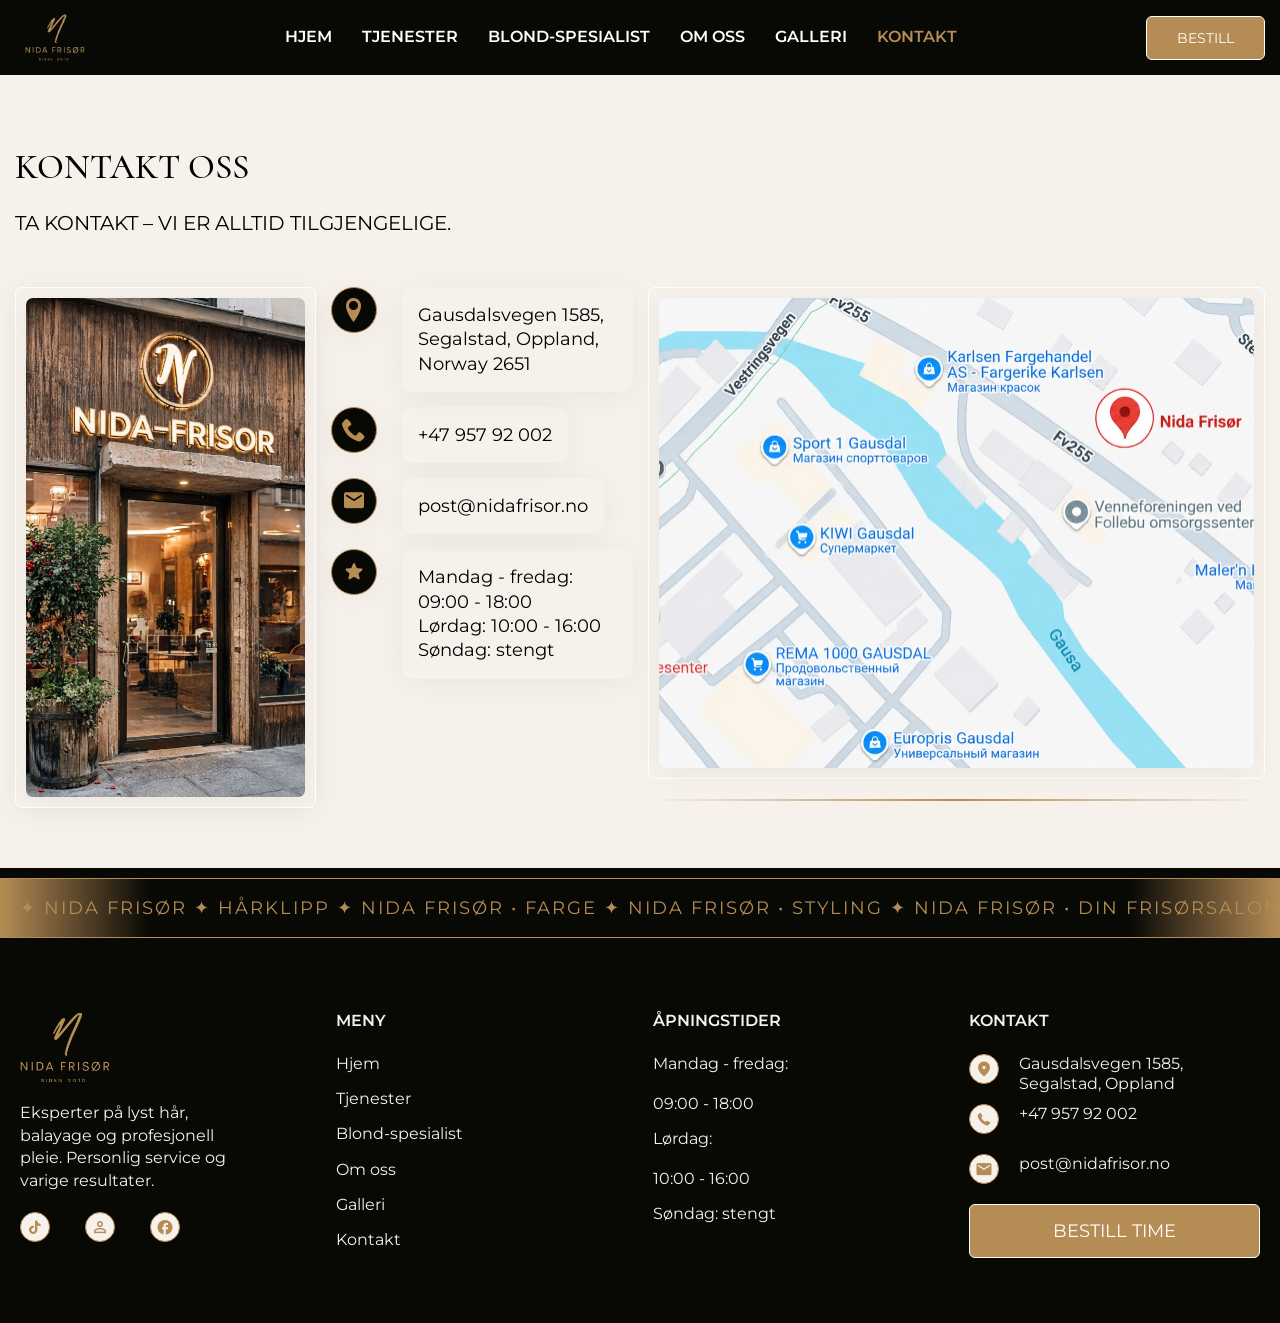
<file: kontakt.html>
<!DOCTYPE html>
<html lang="nb">

<head>
	<title>HomePage</title>
	<meta charset="UTF-8">
	<meta name="format-detection" content="telephone=no">
	<!-- <style>body{opacity: 0;}</style> -->
	<link rel="stylesheet" href="css/style.min.css?_v=20261027194627">
	<link rel="shortcut icon" href="favicon.ico">
	<!-- <meta name="robots" content="noindex, nofollow"> -->
	<meta name="viewport" content="width=device-width, initial-scale=1.0">
</head>

<body>
	<div class="wrapper">
		<header class="header _header-scroll _header-show" data-scroll="120" data-scroll-show="200">
			<div class="header__container">

				<div class="header__logo">
					<a data-goto="#" data-goto-header href="index.html" data-goto-top="50" class="header__logo"><img src="img/logo3.webp" alt="Image"></a>
				</div>

				<div class="header__menu menu">
					<nav class="menu__body">

						<ul class="menu__list">
							<li class="menu__item"><a data-goto="#" data-goto-header href="index.html" data-goto-top="-30" class="menu__link">HJEM</a></li>
						</ul>

						<ul class="menu__list">
							<li class="menu__item"><a data-goto="#" data-goto-header href="tjenester.html" data-goto-top="20" class="menu__link">TJENESTER</a></li>
						</ul>

						<ul class="menu__list">
							<li class="menu__item"><a data-goto="#" href="blondspecialist.html" data-goto-top="80" class="menu__link">BLOND-SPESIALIST</a></li>
						</ul>

						<ul class="menu__list">
							<li class="menu__item"><a data-goto="#" href="omoss.html" data-goto-top="80" class="menu__link">OM OSS</a></li>
						</ul>

						<ul class="menu__list">
							<li class="menu__item"><a data-goto="#" href="galery.html" data-goto-top="80" class="menu__link">GALLERI</a></li>
						</ul>

						<ul class="menu__list">
							<li class="menu__item"><a data-goto="#" data-goto-header href="kontakt.html" data-goto-top="-30" class="menu__link menu__link--vip">KONTAKT</a>
							</li>
						</ul>
					</nav>
				</div>

				<div class="header__btr btr__header"> <!-- button right -->
					<a href="tel:+4795792002" class="btr__header__item">BESTILL</a>
				</div>

				<button type="button" class="menu__icon icon-menu"><span></span></button>
			</div>
		</header>
		<main class="page">
			<section class="kontak">
				<div class="kontak__container">
					<h2 class="kontak__title">Kontakt oss</h2>
					<h3 class="kontak__sub-title">Ta kontakt – vi er alltid tilgjengelige.</h3>
					<div class="kontak__box">
						<div class="kontak__left"><!-- column left -->
							<div class="kontak__img">
								<img src="img/kontakt.webp" alt="foto ofice nida frisor">
							</div>

							<div class="kontak__infofm"><!-- column inform -->
								<div class="kontak__geo">
									<div class="kontak__icon _icon-location"></div>
									<div class="kontak__description">Gausdalsvegen 1585, Segalstad, Oppland, Norway 2651</div>
								</div>
								<div class="kontak__tel">
									<div class="kontak__icon _icon-phone"></div>
									<a class="kontak__description" href="tel:+4795792002">+47 957 92 002</a>
								</div>
								<div class="kontak__email">
									<div class="kontak__icon _icon-email"></div>
									<a class="kontak__description" href="mailto:post@nidafrisor.no">post@nidafrisor.no</a>
								</div>
								<div class="kontak__work">
									<div class="kontak__icon _icon-star"></div>
									<div class="kontak__description"><span>Mandag - fredag:</span> 09:00 - 18:00 <span> <br> Lørdag:</span> 10:00 - 16:00 <span><br>Søndag:</span> stengt</div>
								</div>
							</div>
						</div>

						<div class="kontak__right">
							<div class="kontak__foto">
								<img src="img/map_kontakt.webp" alt="Image">
							</div>
							<div class="kontak__line"></div>
						</div><!-- column right -->
					</div>
				</div>
			</section>

		</main>
		<aside class="rullendetekstvisning" aria-hidden="true">
			<div class="rullendetekstvisning__body">
				<div class="rullendetekstvisning__track">
					<span>✦ Nida Frisør ✦ Hårklipp ✦ Nida Frisør • Farge ✦ Nida Frisør • Styling ✦ Nida Frisør • Din frisørsalong ✦ Nida Frisør • Velvære for ditt hår ✦ Nida Frisør </span>
					<span>✦ Nida Frisør ✦ Hårklipp ✦ Nida Frisør • Farge ✦ Nida Frisør • Styling ✦ Nida Frisør • Din frisørsalong ✦ Nida Frisør • Velvære for ditt hår ✦ Nida Frisør </span>
				</div>
			</div>
		</aside>




		<footer id="footer" class="footer">
			<div class="footer__container">
				<div class="footer__columns">
					<div class="footer__column"><!-- column 01 -->
						<div class="footer__logo">
							<img src="img/logo3.webp" alt="Image">
						</div>
						<h2 class="footer__brand-info">Eksperter på lyst hår, balayage og profesjonell pleie. Personlig service og varige resultater.</h2>
						<div class="footer__social-icons">
							<a href="https://www.tiktok.com/tag/ingaskogstad" target="_blank"><i class="icons-tiktok _icon-tiktok"></i></a>
							<a href="https://www.instagram.com/nidafrisor?igsh=ejZrenV2MHAyNnVx&utm_source=qr" target="_blank"><i class="icons-instagram _icon-account-outline"></i></a>
							<a href="https://www.facebook.com/nidafrisor/?locale=nb_NO" target="_blank"><i class="icons-facebook _icon-facebook1"></i></a>
						</div>
					</div>


					<div class="footer__column"><!-- column 02 -->
						<h3 class="footer__heading">MENY</h3>
						<ul class="footer__links">
							<li class="footer__link"><a href="index.html">Hjem</a></li>
							<li class="footer__link"><a href="tjenester.html">Tjenester</a></li>
							<li class="footer__link"><a href="#">Blond-spesialist</a></li>
							<li class="footer__link"><a href="#">Om oss</a></li>
							<li class="footer__link"><a href="#">Galleri</a></li>
							<li class="footer__link"><a href="kontakt.html">Kontakt</a></li>
						</ul>
					</div>


					<div class="footer__column"><!-- column 03 -->
						<h3 class="footer__heading">ÅPNINGSTIDER</h3>
						<ul class="footer__info-time">
							<li class="footer__info-mandag">Mandag - fredag: <br> <br> 09:00 - 18:00</li>
							<li class="footer__info-lørdag">Lørdag: <br> <br> 10:00 - 16:00</li>
							<li class="footer__info-søndag">Søndag: stengt</li>
						</ul>
					</div>


					<div class="footer__column"><!-- column 04 -->
						<h3 class="footer__heading">KONTAKT</h3>
						<ul class="footer__info-contact">
							<li class="footer__info-row">
								<i class="footer__info-icon _icon-geo-location"></i>
								<span class="footer__info-adress">Gausdalsvegen 1585, Segalstad, Oppland</span>
							</li>
							<li class="footer__info-row">
								<i class="footer__info-icon _icon-telephone"></i>
								<a class="footer__info-tel" href="tel:+4795792002">+47 957 92 002</a>
							</li>
							<li class="footer__info-row">
								<i class="footer__info-icon _icon-email"></i>
								<a class="footer__info-mail" href="mailto:post@nidafrisor.no">post@nidafrisor.no</a>
							</li>
						</ul>
						<div class="footer__button-gold footer__button-gold--2">
							<a href="https://www.instagram.com/nidafrisor?igsh=ejZrenV2MHAyNnVx&utm_source=qr" target="_blank">BESTILL TIME</a>
						</div>
					</div>
				</div>
			</div>
		</footer>
	</div>
	<script src="js/app.min.js?_v=20261027194627"></script>
</body>

</html>
</file>
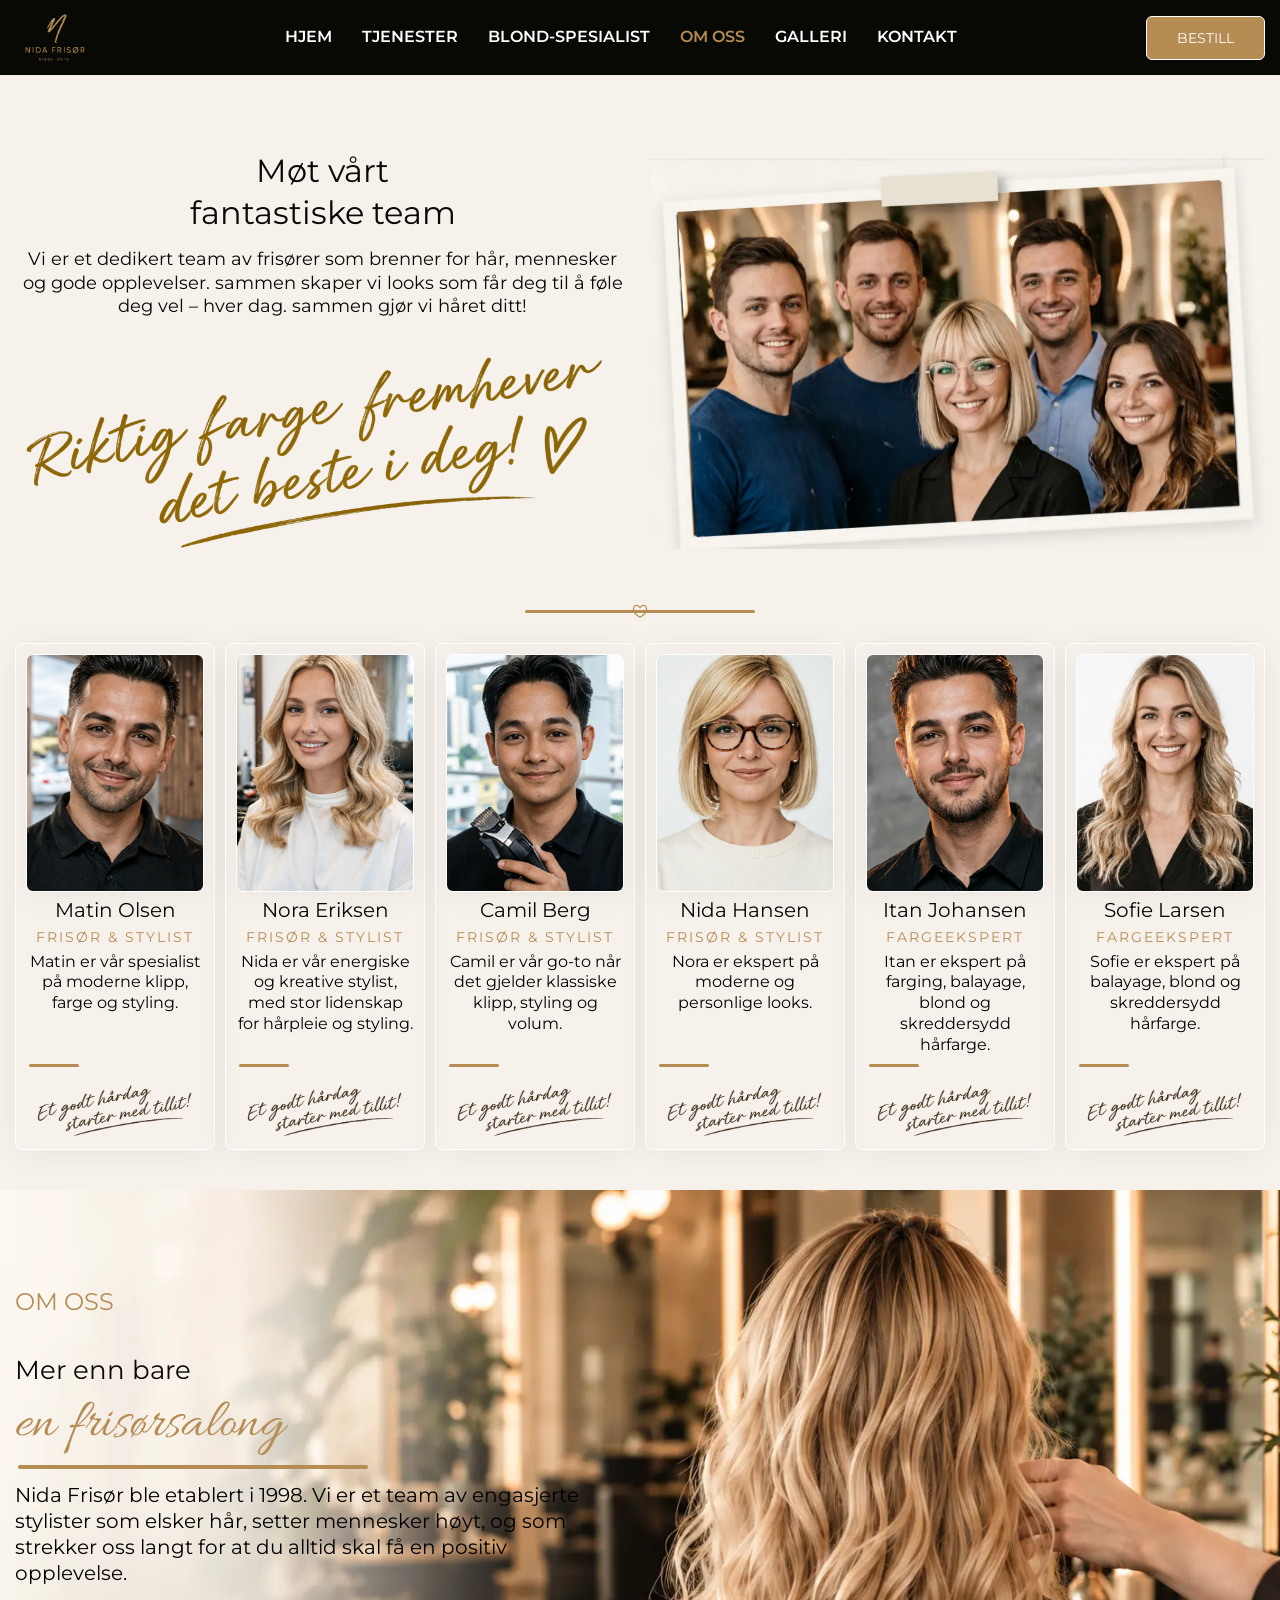
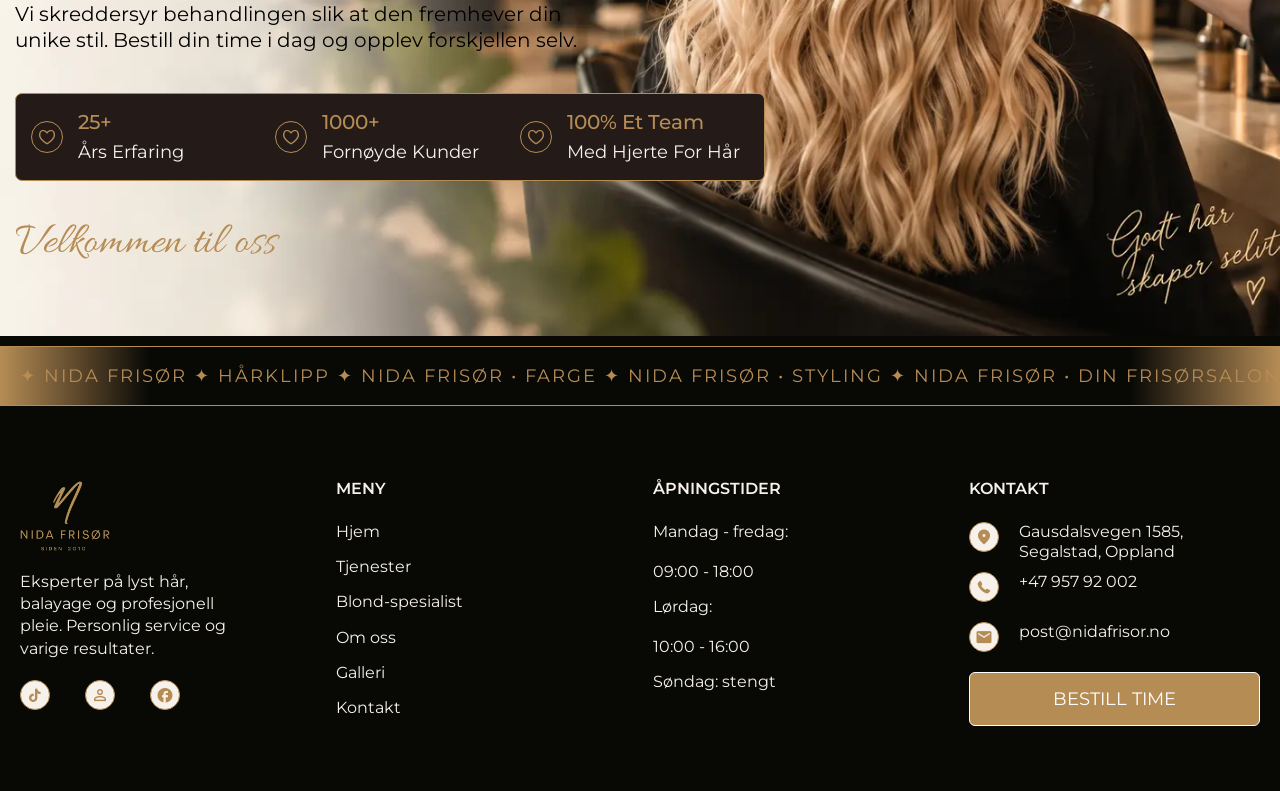
<file: omoss.html>
<!DOCTYPE html>
<html lang="nb">

<head>
	<title>HomePage</title>
	<meta charset="UTF-8">
	<meta name="format-detection" content="telephone=no">
	<!-- <style>body{opacity: 0;}</style> -->
	<link rel="stylesheet" href="css/style.min.css?_v=20261027194627">
	<link rel="shortcut icon" href="favicon.ico">
	<!-- <meta name="robots" content="noindex, nofollow"> -->
	<meta name="viewport" content="width=device-width, initial-scale=1.0">
</head>

<body>
	<div class="wrapper">
		<header class="header _header-scroll _header-show" data-scroll="120" data-scroll-show="200">
			<div class="header__container">

				<div class="header__logo">
					<a data-goto="#" data-goto-header href="index.html" data-goto-top="50" class="header__logo"><img src="img/logo3.webp" alt="Image"></a>
				</div>

				<div class="header__menu menu">
					<nav class="menu__body">

						<ul class="menu__list">
							<li class="menu__item"><a data-goto="#" data-goto-header href="index.html" data-goto-top="-30" class="menu__link">HJEM</a></li>
						</ul>

						<ul class="menu__list">
							<li class="menu__item"><a data-goto="#" data-goto-header href="tjenester.html" data-goto-top="20" class="menu__link">TJENESTER</a></li>
						</ul>

						<ul class="menu__list">
							<li class="menu__item"><a data-goto="#" href="blondspecialist.html" data-goto-top="80" class="menu__link">BLOND-SPESIALIST</a></li>
						</ul>

						<ul class="menu__list">
							<li class="menu__item"><a data-goto="#" href="omoss.html" data-goto-top="80" class="menu__link menu__link--vip">OM OSS</a></li>
						</ul>

						<ul class="menu__list">
							<li class="menu__item"><a data-goto="#" href="galery.html" data-goto-top="80" class="menu__link">GALLERI</a></li>
						</ul>

						<ul class="menu__list">
							<li class="menu__item"><a data-goto="#" data-goto-header href="kontakt.html" data-goto-top="-30" class="menu__link">KONTAKT</a>
							</li>
						</ul>
					</nav>
				</div>

				<div class="header__btr btr__header"> <!-- button right -->
					<a href="tel:+4795792002" class="btr__header__item">BESTILL</a>
				</div>

				<button type="button" class="menu__icon icon-menu"><span></span></button>
			</div>
		</header>
		<main class="page">
			<section class="team">
				<div class="team__container">
					<div class="team__cards">
						<div class="team__card"><!-- card 01 -->
							<h2 class="team__title">Møt vårt <br> fantastiske team</h2>
							<h3 class="team__sub-title">
								Vi er et dedikert team av frisører som brenner for hår, mennesker og gode opplevelser. sammen skaper vi looks som får deg til å føle deg vel – hver dag.
								sammen gjør vi håret ditt!</h3>
							<div class="team__img">
								<img src="img/omoss_text3.webp" alt="foto text motivation">
							</div>
						</div>
						<div class="team__card"><!-- card 02 -->
							<div class="team__foto">
								<img src="img/vi.webp" alt="foto alle team">
							</div>
						</div>
					</div>
				</div>
			</section>

			<section class="faces">
				<div class="faces__container">
					<div class="faces__linehorizont _icon-hurt"></div>
					<div class="faces__cards">
						<div class="faces__card"><!-- card 01 -->
							<div class="faces__img">
								<img src="img/ommss_teav02.webp" alt="fotomartheolsen">
							</div>
							<h2 class="faces__name">Matin Olsen</h2>
							<h3 class="faces__title">frisør & stylist</h3>
							<h4 class="faces__description">Matin er vår spesialist på moderne klipp, farge og styling.</h4>
							<div class="faces__line"></div>
							<div class="faces__imgtext">
								<img src="img/omoss_text.webp" alt="foto text">
							</div>
						</div>

						<div class="faces__card"><!-- card 02 -->
							<div class="faces__img">
								<img src="img/ommss_teav03.webp" alt="fotomartheolsen">
							</div>
							<h2 class="faces__name">Nora Eriksen</h2>
							<h3 class="faces__title">frisør & stylist</h3>
							<h4 class="faces__description">Nida er vår energiske og kreative stylist, med stor lidenskap for hårpleie og styling.</h4>
							<div class="faces__line"></div>
							<div class="faces__imgtext">
								<img src="img/omoss_text.webp" alt="foto text">
							</div>
						</div>

						<div class="faces__card"><!-- card 03 -->
							<div class="faces__img">
								<img src="img/ommss_teav05.webp" alt="fotocamil">
							</div>
							<h2 class="faces__name">Camil Berg</h2>
							<h3 class="faces__title">frisør & stylist</h3>
							<h4 class="faces__description">Camil er vår go-to når det gjelder klassiske klipp, styling og volum.</h4>
							<div class="faces__line"></div>
							<div class="faces__imgtext">
								<img src="img/omoss_text.webp" alt="foto text">
							</div>
						</div>

						<div class="faces__card"><!-- card 04 -->
							<div class="faces__img">
								<img src="img/ommss_teav06.webp" alt="fotonida">
							</div>
							<h2 class="faces__name">Nida Hansen</h2>
							<h3 class="faces__title">frisør & stylist</h3>
							<h4 class="faces__description">Nora er ekspert på moderne og personlige looks.</h4>
							<div class="faces__line"></div>
							<div class="faces__imgtext">
								<img src="img/omoss_text.webp" alt="foto text">
							</div>
						</div>

						<div class="faces__card"><!-- card 05 -->
							<div class="faces__img">
								<img src="img/ommss_teav04.webp" alt="fotoitan">
							</div>
							<h2 class="faces__name">Itan Johansen</h2>
							<h3 class="faces__title">FARGEEKSPERT</h3>
							<h4 class="faces__description">Itan er ekspert på farging, balayage, blond og skreddersydd hårfarge.</h4>
							<div class="faces__line"></div>
							<div class="faces__imgtext">
								<img src="img/omoss_text.webp" alt="foto text">
							</div>
						</div>


						<div class="faces__card"><!-- card 06 -->
							<div class="faces__img">
								<img src="img/omoss_team04.webp" alt="fotosofie">
							</div>
							<h2 class="faces__name">Sofie Larsen</h2>
							<h3 class="faces__title">FARGEEKSPERT</h3>
							<h4 class="faces__description">Sofie er ekspert på balayage, blond og skreddersydd hårfarge.</h4>
							<div class="faces__line"></div>
							<div class="faces__imgtext">
								<img src="img/omoss_text.webp" alt="foto text">
							</div>
						</div>
					</div>
				</div>
			</section>

			<section class="omoss">
				<div class="omoss__container">
					<div class="omoss__up">
						<h2 class="omoss__name">Om oss</h2>
						<h3 class="omoss__title">Mer enn bare</h3>
						<h4 class="omoss__decor">en frisørsalong</h4>
						<div class="omoss__line"></div>
						<div class="omoss__text">
							<p>Nida Frisør ble etablert i 1998. Vi er et team av engasjerte stylister som elsker hår, setter mennesker høyt, og som strekker oss langt for at du alltid skal få en positiv opplevelse.</p>
							<p>Vi skreddersyr behandlingen slik at den fremhever din unike stil. Bestill din time i dag og opplev forskjellen selv.</p>
						</div>
					</div>

					<div class="omoss__panel">
						<div class="omoss__cards">
							<div class="omoss__card"><!--card 01-->
								<div class="omoss__icon _icon-hurt"></div>
								<div class="omoss__box">
									<div class="omoss__span">25+</div>
									<div class="omoss__dexcription">års erfaring</div>
								</div>
							</div>
							<div class="omoss__card"><!--card 02-->
								<div class="omoss__icon _icon-hurt"></div>
								<div class="omoss__box">
									<div class="omoss__span">1000+</div>
									<div class="omoss__dexcription">fornøyde kunder</div>
								</div>
							</div>
							<div class="omoss__card"><!--card 03-->
								<div class="omoss__icon _icon-hurt"></div>
								<div class="omoss__box">
									<div class="omoss__span">100% Et team</div>
									<div class="omoss__dexcription">med hjerte for hår</div>
								</div>
							</div>
						</div>
						<div class="omoss__decorback">Velkommen til oss</div>
					</div>
				</div>
			</section>
		</main>
		<aside class="rullendetekstvisning" aria-hidden="true">
			<div class="rullendetekstvisning__body">
				<div class="rullendetekstvisning__track">
					<span>✦ Nida Frisør ✦ Hårklipp ✦ Nida Frisør • Farge ✦ Nida Frisør • Styling ✦ Nida Frisør • Din frisørsalong ✦ Nida Frisør • Velvære for ditt hår ✦ Nida Frisør </span>
					<span>✦ Nida Frisør ✦ Hårklipp ✦ Nida Frisør • Farge ✦ Nida Frisør • Styling ✦ Nida Frisør • Din frisørsalong ✦ Nida Frisør • Velvære for ditt hår ✦ Nida Frisør </span>
				</div>
			</div>
		</aside>




		<footer id="footer" class="footer">
			<div class="footer__container">
				<div class="footer__columns">
					<div class="footer__column"><!-- column 01 -->
						<div class="footer__logo">
							<img src="img/logo3.webp" alt="Image">
						</div>
						<h2 class="footer__brand-info">Eksperter på lyst hår, balayage og profesjonell pleie. Personlig service og varige resultater.</h2>
						<div class="footer__social-icons">
							<a href="https://www.tiktok.com/tag/ingaskogstad" target="_blank"><i class="icons-tiktok _icon-tiktok"></i></a>
							<a href="https://www.instagram.com/nidafrisor?igsh=ejZrenV2MHAyNnVx&utm_source=qr" target="_blank"><i class="icons-instagram _icon-account-outline"></i></a>
							<a href="https://www.facebook.com/nidafrisor/?locale=nb_NO" target="_blank"><i class="icons-facebook _icon-facebook1"></i></a>
						</div>
					</div>


					<div class="footer__column"><!-- column 02 -->
						<h3 class="footer__heading">MENY</h3>
						<ul class="footer__links">
							<li class="footer__link"><a href="index.html">Hjem</a></li>
							<li class="footer__link"><a href="tjenester.html">Tjenester</a></li>
							<li class="footer__link"><a href="#">Blond-spesialist</a></li>
							<li class="footer__link"><a href="#">Om oss</a></li>
							<li class="footer__link"><a href="#">Galleri</a></li>
							<li class="footer__link"><a href="kontakt.html">Kontakt</a></li>
						</ul>
					</div>


					<div class="footer__column"><!-- column 03 -->
						<h3 class="footer__heading">ÅPNINGSTIDER</h3>
						<ul class="footer__info-time">
							<li class="footer__info-mandag">Mandag - fredag: <br> <br> 09:00 - 18:00</li>
							<li class="footer__info-lørdag">Lørdag: <br> <br> 10:00 - 16:00</li>
							<li class="footer__info-søndag">Søndag: stengt</li>
						</ul>
					</div>


					<div class="footer__column"><!-- column 04 -->
						<h3 class="footer__heading">KONTAKT</h3>
						<ul class="footer__info-contact">
							<li class="footer__info-row">
								<i class="footer__info-icon _icon-geo-location"></i>
								<span class="footer__info-adress">Gausdalsvegen 1585, Segalstad, Oppland</span>
							</li>
							<li class="footer__info-row">
								<i class="footer__info-icon _icon-telephone"></i>
								<a class="footer__info-tel" href="tel:+4795792002">+47 957 92 002</a>
							</li>
							<li class="footer__info-row">
								<i class="footer__info-icon _icon-email"></i>
								<a class="footer__info-mail" href="mailto:post@nidafrisor.no">post@nidafrisor.no</a>
							</li>
						</ul>
						<div class="footer__button-gold footer__button-gold--2">
							<a href="https://www.instagram.com/nidafrisor?igsh=ejZrenV2MHAyNnVx&utm_source=qr" target="_blank">BESTILL TIME</a>
						</div>
					</div>
				</div>
			</div>
		</footer>
	</div>
	<script src="js/app.min.js?_v=20261027194627"></script>
</body>

</html>
</file>
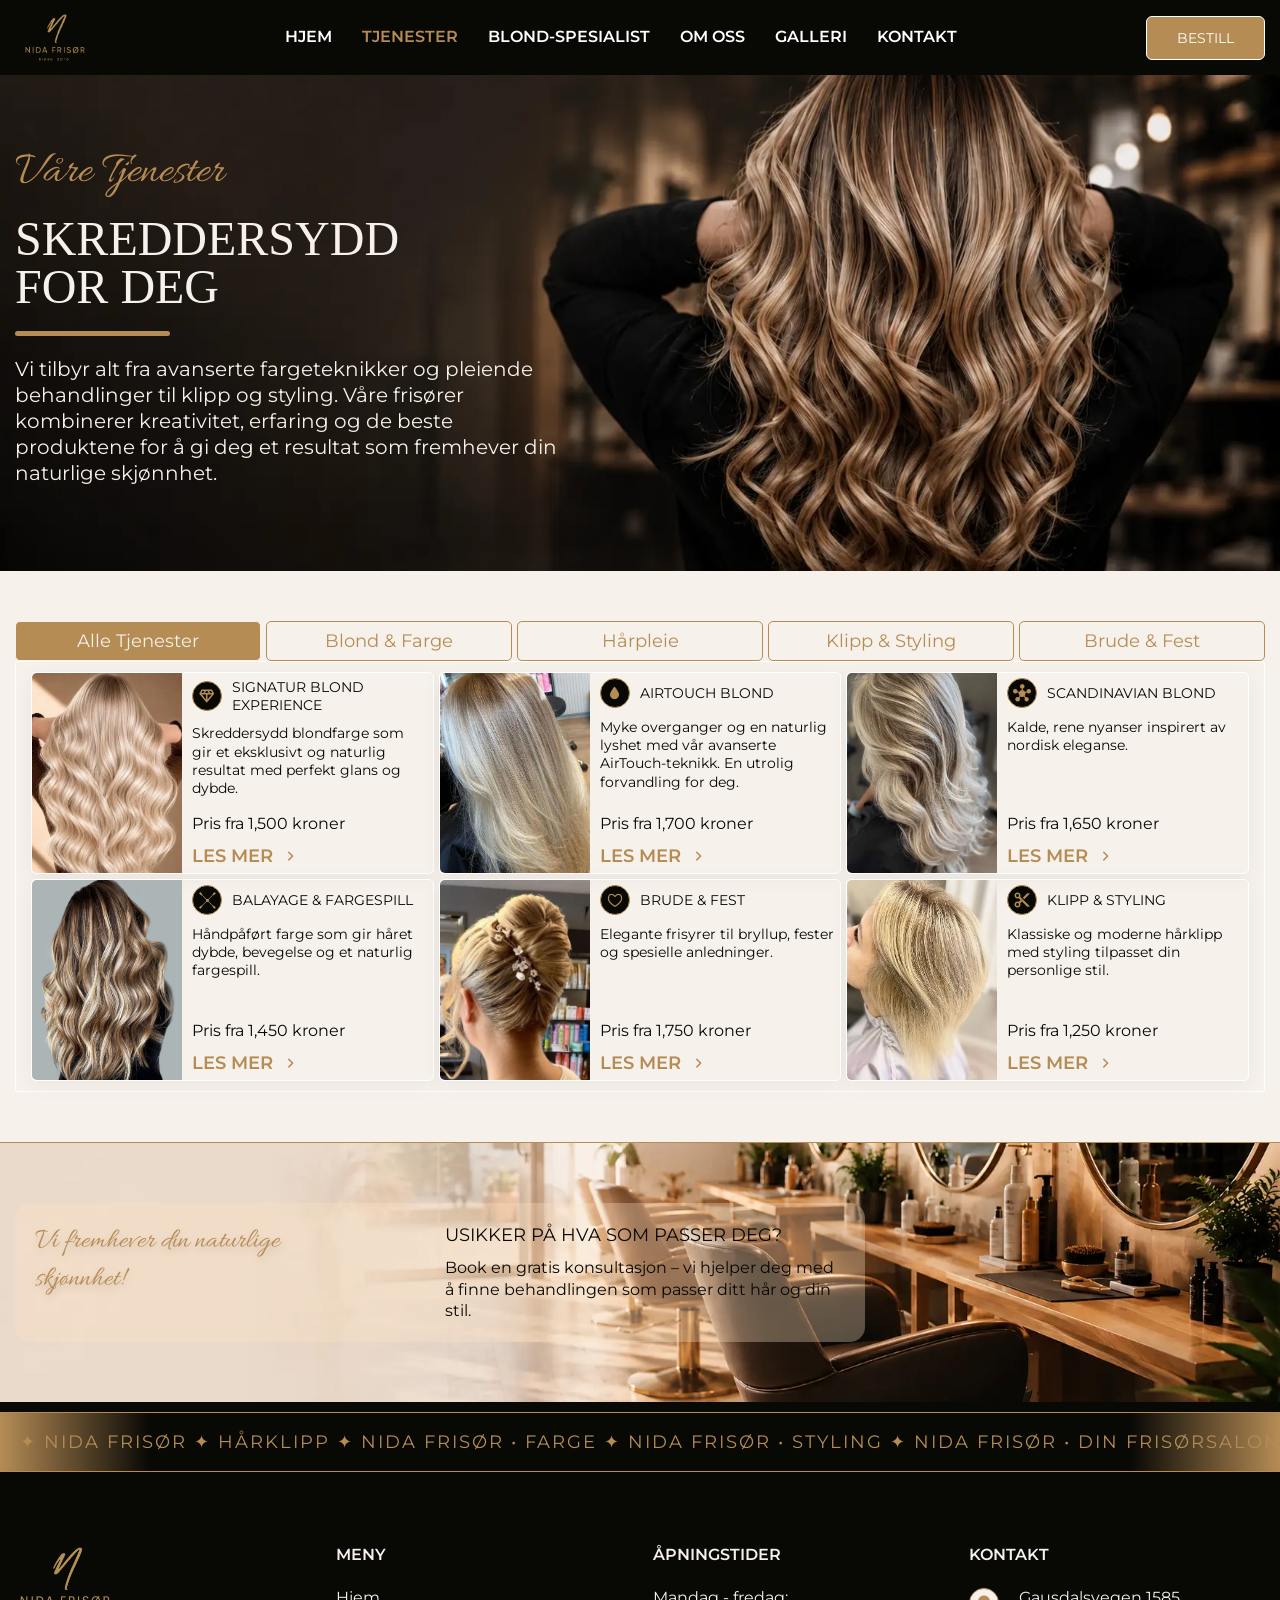
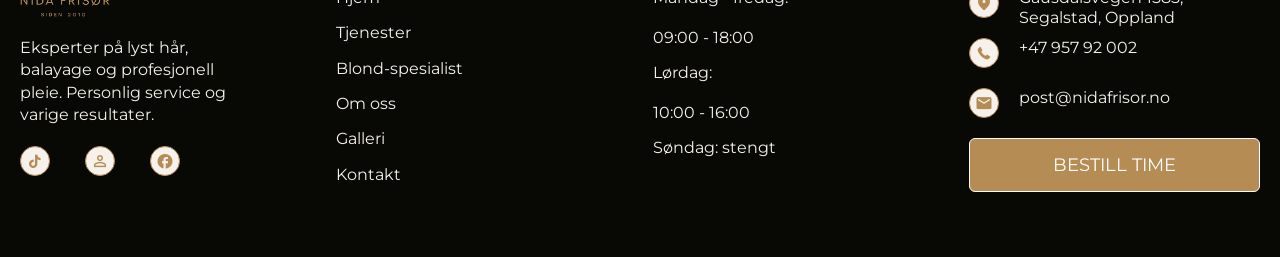
<file: tjenester.html>
<!DOCTYPE html>
<html lang="nb">

<head>
	<title>HomePage</title>
	<meta charset="UTF-8">
	<meta name="format-detection" content="telephone=no">
	<!-- <style>body{opacity: 0;}</style> -->
	<link rel="stylesheet" href="css/style.min.css?_v=20261027194627">
	<link rel="shortcut icon" href="favicon.ico">
	<!-- <meta name="robots" content="noindex, nofollow"> -->
	<meta name="viewport" content="width=device-width, initial-scale=1.0">
</head>

<body>
	<div class="wrapper">
		<header class="header _header-scroll _header-show" data-scroll="120" data-scroll-show="200">
			<div class="header__container">

				<div class="header__logo">
					<a data-goto="#" data-goto-header href="index.html" data-goto-top="50" class="header__logo"><img src="img/logo3.webp" alt="Image"></a>
				</div>

				<div class="header__menu menu">
					<nav class="menu__body">

						<ul class="menu__list">
							<li class="menu__item"><a data-goto="#" data-goto-header href="index.html" data-goto-top="-30" class="menu__link">HJEM</a></li>
						</ul>

						<ul class="menu__list">
							<li class="menu__item"><a data-goto="#" data-goto-header href="tjenester.html" data-goto-top="20" class="menu__link menu__link--vip">TJENESTER</a></li>
						</ul>

						<ul class="menu__list">
							<li class="menu__item"><a data-goto="#" href="blondspecialist.html" data-goto-top="80" class="menu__link">BLOND-SPESIALIST</a></li>
						</ul>

						<ul class="menu__list">
							<li class="menu__item"><a data-goto="#" href="omoss.html" data-goto-top="80" class="menu__link">OM OSS</a></li>
						</ul>

						<ul class="menu__list">
							<li class="menu__item"><a data-goto="#" href="galery.html" data-goto-top="80" class="menu__link">GALLERI</a></li>
						</ul>

						<ul class="menu__list">
							<li class="menu__item"><a data-goto="#" data-goto-header href="kontakt.html" data-goto-top="-30" class="menu__link">KONTAKT</a>
							</li>
						</ul>
					</nav>
				</div>

				<div class="header__btr btr__header"> <!-- button right -->
					<a href="tel:+4795792002" class="btr__header__item">BESTILL</a>
				</div>

				<button type="button" class="menu__icon icon-menu"><span></span></button>
			</div>
		</header>
		<main class="page">
			<section class="tjenester">
				<div class="tjenester__container">
					<div class="tjenester__block">
						<h2 class="tjenester__title">Våre tjenester</h2>
						<h3 class="tjenester__sub-title">skreddersydd for deg</h3>
						<div class="tjenester__line"></div>
						<div class="tjenester__description">Vi tilbyr alt fra avanserte fargeteknikker og pleiende behandlinger til klipp og styling. Våre frisører kombinerer kreativitet, erfaring og de beste produktene for å gi deg et resultat som fremhever din naturlige skjønnhet.</div>
					</div>
				</div>
			</section>


			<section class="info">
				<div class="info__container">
					<!-- tabs -->
					<div data-tabs class="tabs">
						<nav data-tabs-titles class="tabs__navigation">
							<button type="button" class="tabs__title _tab-active">alle tjenester</button>
							<button type="button" class="tabs__title">blond & farge</button>
							<button type="button" class="tabs__title">hårpleie</button>
							<button type="button" class="tabs__title">klipp & styling</button>
							<button type="button" class="tabs__title">brude & fest</button>
						</nav>
						<div data-tabs-body class="tabs__content">
							<div class="tabs__body"><!-- tabs 01 -->
								<div class="tabs__cards">
									<div class="tabs__card"><!-- card 01 -->
										<div class="tabs__image">
											<img src="img/Signatur-blondexperience.webp" alt="Signatur blond-experience img">
										</div>
										<div class="tabs__text">
											<div class="tabs__up">
												<div class="tabs__icon _icon-diamond"></div>
												<h2 class="tabs__name">Signatur blond experience</h2>
											</div>
											<h3 class="tabs__description">Skreddersydd blondfarge som gir et eksklusivt og naturlig resultat med perfekt glans og dybde.</h3>
											<div class="tabs__price">Pris fra 1,500 kroner</div>
											<a class="tabs__link _icon-arow-right" href="https://www.instagram.com/nidafrisor?igsh=ejZrenV2MHAyNnVx&utm_source=qr" target="_blank">LES MER</a>
										</div>
									</div>


									<div class="tabs__card"><!-- card 02 -->
										<div class="tabs__image">
											<img src="img/frisor06.webp" alt="AIRTOUCH BLOND img">
										</div>
										<div class="tabs__text">
											<div class="tabs__up">
												<div class="tabs__icon _icon-drop"></div>
												<h2 class="tabs__name">AIRTOUCH BLOND</h2>
											</div>
											<h3 class="tabs__description">Myke overganger og en naturlig lyshet med vår avanserte AirTouch-teknikk. En utrolig forvandling for deg.</h3>
											<div class="tabs__price">Pris fra 1,700 kroner</div>
											<a class="tabs__link _icon-arow-right" href="https://www.instagram.com/nidafrisor?igsh=ejZrenV2MHAyNnVx&utm_source=qr" target="_blank">LES MER</a>
										</div>
									</div>


									<div class="tabs__card"><!-- card 03 -->
										<div class="tabs__image">
											<img src="img/frisor11.webp" alt="SCANDINAVIAN BLOND img">
										</div>
										<div class="tabs__text">
											<div class="tabs__up">
												<div class="tabs__icon _icon-round-hub"></div>
												<h2 class="tabs__name">SCANDINAVIAN BLOND</h2>
											</div>
											<h3 class="tabs__description">Kalde, rene nyanser inspirert av nordisk eleganse.</h3>
											<div class="tabs__price">Pris fra 1,650 kroner</div>
											<a class="tabs__link _icon-arow-right" href="https://www.instagram.com/nidafrisor?igsh=ejZrenV2MHAyNnVx&utm_source=qr" target="_blank">LES MER</a>
										</div>
									</div>




									<div class="tabs__card"><!-- card 04 -->
										<div class="tabs__image">
											<img src="img/balayage_fargeslip.webp" alt="balayage & fargespill img">
										</div>
										<div class="tabs__text">
											<div class="tabs__up">
												<div class="tabs__icon _icon-game-cross"></div>
												<h2 class="tabs__name">balayage & fargespill</h2>
											</div>
											<h3 class="tabs__description">Håndpåført farge som gir håret dybde, bevegelse og et naturlig fargespill.</h3>
											<div class="tabs__price">Pris fra 1,450 kroner</div>
											<a class="tabs__link _icon-arow-right" href="https://www.instagram.com/nidafrisor?igsh=ejZrenV2MHAyNnVx&utm_source=qr" target="_blank">LES MER</a>
										</div>
									</div>



									<div class="tabs__card"><!-- card 05 -->
										<div class="tabs__image">
											<img src="img/stylling.webp" alt="En ung kvinne med en elegant frisyre til bryllup">
										</div>
										<div class="tabs__text">
											<div class="tabs__up">
												<div class="tabs__icon _icon-hurt"></div>
												<h2 class="tabs__name">brude & fest</h2>
											</div>
											<h3 class="tabs__description">Elegante frisyrer til bryllup, fester og spesielle anledninger.</h3>
											<div class="tabs__price">Pris fra 1,750 kroner</div>
											<a class="tabs__link _icon-arow-right" href="https://www.instagram.com/nidafrisor?igsh=ejZrenV2MHAyNnVx&utm_source=qr" target="_blank">LES MER</a>
										</div>
									</div>



									<div class="tabs__card"><!-- card 06 -->
										<div class="tabs__image">
											<img src="img/frisor14.webp" alt="KLIPP & STYLING img">
										</div>
										<div class="tabs__text">
											<div class="tabs__up">
												<div class="tabs__icon _icon-scissors1"></div>
												<h2 class="tabs__name">KLIPP & STYLING</h2>
											</div>
											<h3 class="tabs__description">Klassiske og moderne hårklipp med styling tilpasset din personlige stil.</h3>
											<div class="tabs__price">Pris fra 1,250 kroner</div>
											<a class="tabs__link _icon-arow-right" href="https://www.instagram.com/nidafrisor?igsh=ejZrenV2MHAyNnVx&utm_source=qr" target="_blank">LES MER</a>
										</div>
									</div>
								</div>
							</div>
							<div class="tabs__body"><!-- tabs 02 -->
								<div class="tabs__cards">
									<div class="tabs__card"><!-- card 01 -->
										<div class="tabs__image">
											<img src="img/signatur-blond.webp" alt="Signatur blond-experience img">
										</div>
										<div class="tabs__text">
											<div class="tabs__up">
												<div class="tabs__icon _icon-drop"></div>
												<h2 class="tabs__name">Scandi & Ice Blonde</h2>
											</div>
											<h3 class="tabs__description">Den trendy Scandi Hairline-teknikken innebærer at man forsiktig lysner de fine småhårene langs hårfestet</h3>
											<div class="tabs__price">Pris fra 950 kroner</div>
											<a class="tabs__link _icon-arow-right" href="https://www.instagram.com/nidafrisor?igsh=ejZrenV2MHAyNnVx&utm_source=qr" target="_blank">LES MER</a>
										</div>
									</div>


									<div class="tabs__card"><!-- card 02 -->
										<div class="tabs__image">
											<img src="img/frisor15.webp" alt="AIRTOUCH BLOND img">
										</div>
										<div class="tabs__text">
											<div class="tabs__up">
												<div class="tabs__icon _icon-drop"></div>
												<h2 class="tabs__name">Beige & Pearl Farge</h2>
											</div>
											<h3 class="tabs__description">Sofistikerte nyanser som ser eksklusive ut, og som balanserer mellom varme og kjølige toner. Perleblond gir en myk, perlemorsaktig glans.</h3>
											<div class="tabs__price">Pris fra 1,100 kroner</div>
											<a class="tabs__link _icon-arow-right" href="https://www.instagram.com/nidafrisor?igsh=ejZrenV2MHAyNnVx&utm_source=qr" target="_blank">LES MER</a>
										</div>
									</div>


									<div class="tabs__card"><!-- card 03 -->
										<div class="tabs__image">
											<img src="img/blondexperience3.webp" alt="SCANDINAVIAN BLOND img">
										</div>
										<div class="tabs__text">
											<div class="tabs__up">
												<div class="tabs__icon _icon-drop"></div>
												<h2 class="tabs__name">Blonde Balayage</h2>
											</div>
											<h3 class="tabs__description">Det er et ideelt valg for dem som setter pris på lite vedlikehold, ettersom frisyren ser velstelt og estetisk tiltalende ut selv når etterveksten kommer frem i løpet av flere måneder.</h3>
											<div class="tabs__price">Pris fra 1,150 kroner</div>
											<a class="tabs__link _icon-arow-right" href="https://www.instagram.com/nidafrisor?igsh=ejZrenV2MHAyNnVx&utm_source=qr" target="_blank">LES MER</a>
										</div>
									</div>




									<div class="tabs__card"><!-- card 04 -->
										<div class="tabs__image">
											<img src="img/blondexperience4.webp" alt="balayage & fargespill img">
										</div>
										<div class="tabs__text">
											<div class="tabs__up">
												<div class="tabs__icon _icon-drop"></div>
												<h2 class="tabs__name">Sunkissed & Golden Highlights</h2>
											</div>
											<h3 class="tabs__description">Ved å veksle mellom lysere og mørkere (naturlige) hårstrå får håret visuelt mer volum og fylde. Denne kategorien benytter varme toner av honning, hvete og karamell, noe som gir et mykt og strålende uttrykk.</h3>
											<div class="tabs__price">Pris fra 1,350 kroner</div>
											<a class="tabs__link _icon-arow-right" href="https://www.instagram.com/nidafrisor?igsh=ejZrenV2MHAyNnVx&utm_source=qr" target="_blank">LES MER</a>
										</div>
									</div>



									<div class="tabs__card"><!-- card 05 -->
										<div class="tabs__image">
											<img src="img/blondexperience5.webp" alt="En ung kvinne med en elegant frisyre til bryllup">
										</div>
										<div class="tabs__text">
											<div class="tabs__up">
												<div class="tabs__icon _icon-drop"></div>
												<h2 class="tabs__name">Strawberry Blonde</h2>
											</div>
											<h3 class="tabs__description">En myk, flørtende nyanse som kombinerer klassisk gyllenblondt med en diskré undertone av kobber eller rosa.</h3>
											<div class="tabs__price">Pris fra 1,250 kroner</div>
											<a class="tabs__link _icon-arow-right" href="https://www.instagram.com/nidafrisor?igsh=ejZrenV2MHAyNnVx&utm_source=qr" target="_blank">LES MER</a>
										</div>
									</div>



									<div class="tabs__card"><!-- card 06 -->
										<div class="tabs__image">
											<img src="img/blondexperience6.webp" alt="KLIPP & STYLING img">
										</div>
										<div class="tabs__text">
											<div class="tabs__up">
												<div class="tabs__icon _icon-drop"></div>
												<h2 class="tabs__name">Caramel Bronde</h2>
											</div>
											<h3 class="tabs__description">Bronde-teknikken (en kombinasjon av brunt og blondt) innebærer en myk blanding av røtter i kaffe- eller sjokoladetoner med lyse striper i karamell og honning.</h3>
											<div class="tabs__price">Pris fra 1,150 kroner</div>
											<a class="tabs__link _icon-arow-right" href="https://www.instagram.com/nidafrisor?igsh=ejZrenV2MHAyNnVx&utm_source=qr" target="_blank">LES MER</a>
										</div>
									</div>
								</div>
							</div>
							<div class="tabs__body"><!-- tabs 03 -->
								<div class="tabs__cards">
									<div class="tabs__card"><!-- card 01 -->
										<div class="tabs__image">
											<img src="img/hårpleie1.webp" alt="Signatur blond-experience img">
										</div>
										<div class="tabs__text">
											<div class="tabs__up">
												<div class="tabs__icon _icon-diamond"></div>
												<h2 class="tabs__name">Bouncy Blowout</h2>
											</div>
											<h3 class="tabs__description">Frisyren formes med rundbørste eller et stylingverktøy etter påføring av volumgivende produkter med proteiner. Velpleid, blondt hår får fantastisk spenst, fylde og et naturlig, levende volum helt fra røttene.</h3>
											<div class="tabs__price">Pris fra 1,450 kroner</div>
											<a class="tabs__link _icon-arow-right" href="https://www.instagram.com/nidafrisor?igsh=ejZrenV2MHAyNnVx&utm_source=qr" target="_blank">LES MER</a>
										</div>
									</div>


									<div class="tabs__card"><!-- card 02 -->
										<div class="tabs__image">
											<img src="img/frisor12.webp" alt="AIRTOUCH BLOND img">
										</div>
										<div class="tabs__text">
											<div class="tabs__up">
												<div class="tabs__icon _icon-diamond"></div>
												<h2 class="tabs__name">Sleek & Shiny</h2>
											</div>
											<h3 class="tabs__description">Denne glasshår-effekten oppnås ved regelmessig bruk av hårpleieserier med sur pH-verdi (som Redken Acidic Bonding) og avsluttende oljer.</h3>
											<div class="tabs__price">Pris fra 1,300 kroner</div>
											<a class="tabs__link _icon-arow-right" href="https://www.instagram.com/nidafrisor?igsh=ejZrenV2MHAyNnVx&utm_source=qr" target="_blank">LES MER</a>
										</div>
									</div>


									<div class="tabs__card"><!-- card 03 -->
										<div class="tabs__image">
											<img src="img/frisor13.webp" alt="SCANDINAVIAN BLOND img">
										</div>
										<div class="tabs__text">
											<div class="tabs__up">
												<div class="tabs__icon _icon-diamond"></div>
												<h2 class="tabs__name">Blonde Balayage</h2>
											</div>
											<h3 class="tabs__description">Det er et ideelt valg for dem som setter pris på lite vedlikehold, ettersom frisyren ser velstelt og estetisk tiltalende ut selv når etterveksten kommer frem i løpet av flere måneder.</h3>
											<div class="tabs__price">Pris fra 1,150 kroner</div>
											<a class="tabs__link _icon-arow-right" href="https://www.instagram.com/nidafrisor?igsh=ejZrenV2MHAyNnVx&utm_source=qr" target="_blank">LES MER</a>
										</div>
									</div>




									<div class="tabs__card"><!-- card 04 -->
										<div class="tabs__image">
											<img src="img/hårpleie3.webp" alt="balayage & fargespill img">
										</div>
										<div class="tabs__text">
											<div class="tabs__up">
												<div class="tabs__icon _icon-diamond"></div>
												<h2 class="tabs__name">Healthy Hydrated Waves</h2>
											</div>
											<h3 class="tabs__description">I motsetning til tørre beach-teksturer ser disse krøllene myke, glansfulle og silkemyke ut.</h3>
											<div class="tabs__price">Pris fra 1,250 kroner</div>
											<a class="tabs__link _icon-arow-right" href="https://www.instagram.com/nidafrisor?igsh=ejZrenV2MHAyNnVx&utm_source=qr" target="_blank">LES MER</a>
										</div>
									</div>



									<div class="tabs__card"><!-- card 05 -->
										<div class="tabs__image">
											<img src="img/hårpleie6.webp" alt="En ung kvinne med en elegant frisyre til bryllup">
										</div>
										<div class="tabs__text">
											<div class="tabs__up">
												<div class="tabs__icon _icon-diamond"></div>
												<h2 class="tabs__name">Layered Dimensions</h2>
											</div>
											<h3 class="tabs__description">Leave-in-balsam og lette sprayer bidrar til å fremheve lagene, slik at fargeoverganger – som de man får med Airtouch- og balayage-teknikker</h3>
											<div class="tabs__price">Pris fra 1,290 kroner</div>
											<a class="tabs__link _icon-arow-right" href="https://www.instagram.com/nidafrisor?igsh=ejZrenV2MHAyNnVx&utm_source=qr" target="_blank">LES MER</a>
										</div>
									</div>



									<div class="tabs__card"><!-- card 06 -->
										<div class="tabs__image">
											<img src="img/hårpleie5.webp" alt="KLIPP & STYLING img">
										</div>
										<div class="tabs__text">
											<div class="tabs__up">
												<div class="tabs__icon _icon-diamond"></div>
												<h2 class="tabs__name">Caramel Bronde</h2>
											</div>
											<h3 class="tabs__description">Bronde-teknikken (en kombinasjon av brunt og blondt) innebærer en myk blanding av røtter i kaffe- eller sjokoladetoner med lyse striper i karamell og honning.</h3>
											<div class="tabs__price">Pris fra 1,250 kroner</div>
											<a class="tabs__link _icon-arow-right" href="https://www.instagram.com/nidafrisor?igsh=ejZrenV2MHAyNnVx&utm_source=qr" target="_blank">LES MER</a>
										</div>
									</div>
								</div>
							</div>
							<div class="tabs__body"><!-- tabs 04 -->
								<div class="tabs__cards">
									<div class="tabs__card"><!-- card 01 -->
										<div class="tabs__image">
											<img src="img/frisor08.webp" alt="Signatur blond-experience img">
										</div>
										<div class="tabs__text">
											<div class="tabs__up">
												<div class="tabs__icon _icon-scissors1"></div>
												<h2 class="tabs__name">curly cut</h2>
											</div>
											<h3 class="tabs__description">Hver hårlokk klippes individuelt. Stylisten klipper tuppen rett ved knekken i krøllen, slik at håret ikke bruser seg og holder fasongen.</h3>
											<div class="tabs__price">Pris fra 1,100 kroner</div>
											<a class="tabs__link _icon-arow-right" href="https://www.instagram.com/nidafrisor?igsh=ejZrenV2MHAyNnVx&utm_source=qr" target="_blank">LES MER</a>
										</div>
									</div>


									<div class="tabs__card"><!-- card 02 -->
										<div class="tabs__image">
											<img src="img/frisor09.webp" alt="AIRTOUCH BLOND img">
										</div>
										<div class="tabs__text">
											<div class="tabs__up">
												<div class="tabs__icon _icon-scissors1"></div>
												<h2 class="tabs__name">stussing av spisser</h2>
											</div>
											<h3 class="tabs__description">For deg som sparer til langt hår: Behandlingen er nødvendig hver 2,5.–4. måned for å sikre sunn vekst og forebygge at håret knekker i tuppene.</h3>
											<div class="tabs__price">Pris fra 950 kroner</div>
											<a class="tabs__link _icon-arow-right" href="https://www.instagram.com/nidafrisor?igsh=ejZrenV2MHAyNnVx&utm_source=qr" target="_blank">LES MER</a>
										</div>
									</div>


									<div class="tabs__card"><!-- card 03 -->
										<div class="tabs__image">
											<img src="img/frisor10.webp" alt="SCANDINAVIAN BLOND img">
										</div>
										<div class="tabs__text">
											<div class="tabs__up">
												<div class="tabs__icon _icon-scissors1"></div>
												<h2 class="tabs__name">stussing av spisser</h2>
											</div>
											<h3 class="tabs__description">Hårhelse – å fjerne skadet og tørt hår samt flisete tupper hindrer at hårstrået fliser seg opp ytterligere.</h3>
											<div class="tabs__price">Pris fra 800 kroner</div>
											<a class="tabs__link _icon-arow-right" href="https://www.instagram.com/nidafrisor?igsh=ejZrenV2MHAyNnVx&utm_source=qr" target="_blank">LES MER</a>
										</div>
									</div>




									<div class="tabs__card"><!-- card 04 -->
										<div class="tabs__image">
											<img src="img/frisor02.webp" alt="balayage & fargespill img">
										</div>
										<div class="tabs__text">
											<div class="tabs__up">
												<div class="tabs__icon _icon-scissors1"></div>
												<h2 class="tabs__name">stussing av spisser</h2>
											</div>
											<h3 class="tabs__description">Viktige trekk ved behandlingen: Bevaring av form – geometrien i den nåværende frisyren (enten det er en rett klipp, oppklippet frisyre eller en bob) bevares fullt ut, og kun det overflødige fjernes.</h3>
											<div class="tabs__price">Pris fra 800 kroner</div>
											<a class="tabs__link _icon-arow-right" href="https://www.instagram.com/nidafrisor?igsh=ejZrenV2MHAyNnVx&utm_source=qr" target="_blank">LES MER</a>
										</div>
									</div>



									<div class="tabs__card"><!-- card 05 -->
										<div class="tabs__image">
											<img src="img/frisor03.webp" alt="En ung kvinne med en elegant frisyre til bryllup">
										</div>
										<div class="tabs__text">
											<div class="tabs__up">
												<div class="tabs__icon _icon-scissors1"></div>
												<h2 class="tabs__name">Etasjeklipp og lagdelte frisyrer</h2>
											</div>
											<h3 class="tabs__description">LeEn frisyre der hårlengdene klippes i ulike lengder, noe som skaper myke overganger. Dette gir visuelt volum til fint hår og reduserer fylden i tykt hår.</h3>
											<div class="tabs__price">Pris fra 800 kroner</div>
											<a class="tabs__link _icon-arow-right" href="https://www.instagram.com/nidafrisor?igsh=ejZrenV2MHAyNnVx&utm_source=qr" target="_blank">LES MER</a>
										</div>
									</div>



									<div class="tabs__card"><!-- card 06 -->
										<div class="tabs__image">
											<img src="img/frisor16.webp" alt="KLIPP & STYLING img">
										</div>
										<div class="tabs__text">
											<div class="tabs__up">
												<div class="tabs__icon _icon-scissors1"></div>
												<h2 class="tabs__name">Bob-frisyre</h2>
											</div>
											<h3 class="tabs__description">En klassisk frisyre med rett klipp. Den passer til så å si alle hårtyper og kan styles kort, lang, asymmetrisk eller gradert.</h3>
											<div class="tabs__price">Pris fra 950 kroner</div>
											<a class="tabs__link _icon-arow-right" href="https://www.instagram.com/nidafrisor?igsh=ejZrenV2MHAyNnVx&utm_source=qr" target="_blank">LES MER</a>
										</div>
									</div>
								</div>
							</div>
							<div class="tabs__body"><!-- tabs 05 -->
								<div class="tabs__cards">
									<div class="tabs__card"><!-- card 01 -->
										<div class="tabs__image">
											<img src="img/stylling.webp" alt="bryllupsfrisyre-blondt hår">
										</div>
										<div class="tabs__text">
											<div class="tabs__up">
												<div class="tabs__icon _icon-hurt"></div>
												<h2 class="tabs__name">Elegant og stilig knute</h2>
											</div>
											<h3 class="tabs__description">Håret krølles først for å gi volum og samles deretter løst i nakken, mens noen få, myke hårlokker får ramme inn ansiktet.</h3>
											<div class="tabs__price">Pris fra 1,450 kroner</div>
											<a class="tabs__link _icon-arow-right" href="https://www.instagram.com/nidafrisor?igsh=ejZrenV2MHAyNnVx&utm_source=qr" target="_blank">LES MER</a>
										</div>
									</div>


									<div class="tabs__card"><!-- card 02 -->
										<div class="tabs__image">
											<img src="img/stylling02.webp" alt="En ung kvinnes festfrisyre">
										</div>
										<div class="tabs__text">
											<div class="tabs__up">
												<div class="tabs__icon _icon-hurt"></div>
												<h2 class="tabs__name">Lav teksturert bun</h2>
											</div>
											<h3 class="tabs__description">Styling til kveld/fest: 1–1,5 timer.</h3>
											<div class="tabs__price">Pris fra 1,550 kroner</div>
											<a class="tabs__link _icon-arow-right" href="https://www.instagram.com/nidafrisor?igsh=ejZrenV2MHAyNnVx&utm_source=qr" target="_blank">LES MER</a>
										</div>
									</div>


									<div class="tabs__card"><!-- card 03 -->
										<div class="tabs__image">
											<img src="img/stylling05.webp" alt="En ung kvinnes festfrisyre">
										</div>
										<div class="tabs__text">
											<div class="tabs__up">
												<div class="tabs__icon _icon-hurt"></div>
												<h2 class="tabs__name">Halvoppsatt med krøller</h2>
											</div>
											<h3 class="tabs__description">Lokker fra sidene er vakkert flettet sammen eller festet bak på hodet for å holde håret unna ansiktet, mens resten av håret faller ned i luksuriøse bølger.</h3>
											<div class="tabs__price">Pris fra 1,650 kroner</div>
											<a class="tabs__link _icon-arow-right" href="https://www.instagram.com/nidafrisor?igsh=ejZrenV2MHAyNnVx&utm_source=qr" target="_blank">LES MER</a>
										</div>
									</div>




									<div class="tabs__card"><!-- card 04 -->
										<div class="tabs__image">
											<img src="img/stylling03.webp" alt="balayage & fargespill img">
										</div>
										<div class="tabs__text">
											<div class="tabs__up">
												<div class="tabs__icon _icon-hurt"></div>
												<h2 class="tabs__name">Romantisk stil</h2>
											</div>
											<h3 class="tabs__description">Tynne, delikate hårlokker (fringe) er etterlatt frie rundt ansiktet og ørene. Dette rammer inn ansiktet på en myk måte og gir stylingen et mindre stivt og mer romantisk preg.</h3>
											<div class="tabs__price">Pris fra 1,350 kroner</div>
											<a class="tabs__link _icon-arow-right" href="https://www.instagram.com/nidafrisor?igsh=ejZrenV2MHAyNnVx&utm_source=qr" target="_blank">LES MER</a>
										</div>
									</div>



									<div class="tabs__card"><!-- card 05 -->
										<div class="tabs__image">
											<img src="img/stylling04.webp" alt="en ung kvinne med lyst-krøllete hår">
										</div>
										<div class="tabs__text">
											<div class="tabs__up">
												<div class="tabs__icon _icon-hurt"></div>
												<h2 class="tabs__name">elegant oppsatt frisyre</h2>
											</div>
											<h3 class="tabs__description">Bryllupsfrisyre: 1,5–2,5 timer. Perlene er strategisk plassert innimellom hårseksjonene for å gi frisyren et eksklusivt, klassisk og luksuriøst preg.</h3>
											<div class="tabs__price">Pris fra 1,599 kroner</div>
											<a class="tabs__link _icon-arow-right" href="https://www.instagram.com/nidafrisor?igsh=ejZrenV2MHAyNnVx&utm_source=qr" target="_blank">LES MER</a>
										</div>
									</div>



									<div class="tabs__card"><!-- card 06 -->
										<div class="tabs__image">
											<img src="img/stylling06.webp" alt="bryllupsfrisyre-blondt hår">
										</div>
										<div class="tabs__text">
											<div class="tabs__up">
												<div class="tabs__icon _icon-hurt"></div>
												<h2 class="tabs__name">teksturerte krøller, tilbehør</h2>
											</div>
											<h3 class="tabs__description">Smykket følger formen på den halvoppsatte stylingen og gir et eventyrlig, bohemsk og elegant preg.</h3>
											<div class="tabs__price">Pris fra 1,650 kroner</div>
											<a class="tabs__link _icon-arow-right" href="https://www.instagram.com/nidafrisor?igsh=ejZrenV2MHAyNnVx&utm_source=qr" target="_blank">LES MER</a>
										</div>
									</div>
								</div>
							</div>
						</div>
					</div>
				</div>
			</section>


			<section class="vifremhever">
				<div class="vifremhever__container">
					<div class="vifremhever__block">
						<h2 class="vifremhever__title">Vi fremhever din naturlige skjønnhet!</h2>
						<div class="vifremhever__text">
							<h3 class="vifremhever__sub-title">USIKKER PÅ HVA SOM PASSER DEG?</h3>
							<div class="vifremhever__description">Book en gratis konsultasjon – vi hjelper deg med å finne behandlingen som passer ditt hår og din stil.</div>
						</div>
					</div>
				</div>
			</section>
		</main>
		<aside class="rullendetekstvisning" aria-hidden="true">
			<div class="rullendetekstvisning__body">
				<div class="rullendetekstvisning__track">
					<span>✦ Nida Frisør ✦ Hårklipp ✦ Nida Frisør • Farge ✦ Nida Frisør • Styling ✦ Nida Frisør • Din frisørsalong ✦ Nida Frisør • Velvære for ditt hår ✦ Nida Frisør </span>
					<span>✦ Nida Frisør ✦ Hårklipp ✦ Nida Frisør • Farge ✦ Nida Frisør • Styling ✦ Nida Frisør • Din frisørsalong ✦ Nida Frisør • Velvære for ditt hår ✦ Nida Frisør </span>
				</div>
			</div>
		</aside>




		<footer id="footer" class="footer">
			<div class="footer__container">
				<div class="footer__columns">
					<div class="footer__column"><!-- column 01 -->
						<div class="footer__logo">
							<img src="img/logo3.webp" alt="Image">
						</div>
						<h2 class="footer__brand-info">Eksperter på lyst hår, balayage og profesjonell pleie. Personlig service og varige resultater.</h2>
						<div class="footer__social-icons">
							<a href="https://www.tiktok.com/tag/ingaskogstad" target="_blank"><i class="icons-tiktok _icon-tiktok"></i></a>
							<a href="https://www.instagram.com/nidafrisor?igsh=ejZrenV2MHAyNnVx&utm_source=qr" target="_blank"><i class="icons-instagram _icon-account-outline"></i></a>
							<a href="https://www.facebook.com/nidafrisor/?locale=nb_NO" target="_blank"><i class="icons-facebook _icon-facebook1"></i></a>
						</div>
					</div>


					<div class="footer__column"><!-- column 02 -->
						<h3 class="footer__heading">MENY</h3>
						<ul class="footer__links">
							<li class="footer__link"><a href="index.html">Hjem</a></li>
							<li class="footer__link"><a href="tjenester.html">Tjenester</a></li>
							<li class="footer__link"><a href="#">Blond-spesialist</a></li>
							<li class="footer__link"><a href="#">Om oss</a></li>
							<li class="footer__link"><a href="#">Galleri</a></li>
							<li class="footer__link"><a href="kontakt.html">Kontakt</a></li>
						</ul>
					</div>


					<div class="footer__column"><!-- column 03 -->
						<h3 class="footer__heading">ÅPNINGSTIDER</h3>
						<ul class="footer__info-time">
							<li class="footer__info-mandag">Mandag - fredag: <br> <br> 09:00 - 18:00</li>
							<li class="footer__info-lørdag">Lørdag: <br> <br> 10:00 - 16:00</li>
							<li class="footer__info-søndag">Søndag: stengt</li>
						</ul>
					</div>


					<div class="footer__column"><!-- column 04 -->
						<h3 class="footer__heading">KONTAKT</h3>
						<ul class="footer__info-contact">
							<li class="footer__info-row">
								<i class="footer__info-icon _icon-geo-location"></i>
								<span class="footer__info-adress">Gausdalsvegen 1585, Segalstad, Oppland</span>
							</li>
							<li class="footer__info-row">
								<i class="footer__info-icon _icon-telephone"></i>
								<a class="footer__info-tel" href="tel:+4795792002">+47 957 92 002</a>
							</li>
							<li class="footer__info-row">
								<i class="footer__info-icon _icon-email"></i>
								<a class="footer__info-mail" href="mailto:post@nidafrisor.no">post@nidafrisor.no</a>
							</li>
						</ul>
						<div class="footer__button-gold footer__button-gold--2">
							<a href="https://www.instagram.com/nidafrisor?igsh=ejZrenV2MHAyNnVx&utm_source=qr" target="_blank">BESTILL TIME</a>
						</div>
					</div>
				</div>
			</div>
		</footer>
	</div>
	<script src="js/app.min.js?_v=20261027194627"></script>
</body>

</html>
</file>
<file: css/style.min.css>
@import url(https://fonts.googleapis.com/css?family=Montserrat:regular,500,600,700,800&display=swap);@font-face{font-family:Garamond-400;src:url(../fonts/Garamond-400.woff2) format("woff2"),url(../fonts/Garamond-400.woff) format("woff");font-weight:400;font-style:normal;font-display:swap}@font-face{font-family:Cormorant-500;src:url(../fonts/Cormorant-500.woff2) format("woff2"),url(../fonts/Cormorant-500.woff) format("woff");font-weight:400;font-style:normal;font-display:swap}@font-face{font-family:Allura-400;src:url(../fonts/Allura-400.woff2) format("woff2"),url(../fonts/Allura-400.woff) format("woff");font-weight:400;font-style:normal;font-display:swap}@font-face{font-family:icons;font-display:swap;src:url(../fonts/icons.woff2) format("woff2");font-weight:400;font-style:normal}[class*=_icon-]::before{font-family:icons;font-style:normal;font-weight:400;font-variant:normal;text-transform:none;line-height:1;-webkit-font-smoothing:antialiased;-moz-osx-font-smoothing:grayscale}._icon-account-outline:before{content:"";color:#b68c55}._icon-arow-right:before{content:"";color:#b68c55}._icon-carbon_bottles:before{content:"";color:#b68c55}._icon-chat:before{content:"";color:#b68c55}._icon-cup-ice:before{content:"";color:#b68c55}._icon-cup-star:before{content:"";color:#b68c55}._icon-device-hub:before{content:"";color:#b68c55}._icon-diamond:before{content:"";color:#b68c55}._icon-drop:before{content:"";color:#b68c55}._icon-email:before{content:"";color:#b68c55}._icon-facebook1:before{content:"";color:#b68c55}._icon-game-cross:before{content:"";color:#b68c55}._icon-gem-stone:before{content:""}._icon-geo-location:before{content:"";color:#b68c55}._icon-hair-clip:before{content:""}._icon-hair-dryer:before{content:"";color:#b68c55}._icon-hairdryer-f:before{content:"";color:#b68c55}._icon-hurt:before{content:"";color:#b68c55}._icon-instagram1:before{content:""}._icon-round-hub:before{content:"";color:#b68c55}._icon-scissors1:before{content:"";color:#b68c55}._icon-star:before{content:"";color:#b68c55}._icon-telephone:before{content:"";color:#b68c55}._icon-tiktok:before{content:"";color:#b68c55}._icon-droplet:before{content:""}._icon-phone:before{content:""}._icon-location:before{content:""}._icon-quotes-left:before{content:""}._icon-quotes-right:before{content:""}._icon-trophy:before{content:""}._icon-sun:before{content:""}._icon-star-full:before{content:""}._icon-heart:before{content:""}._icon-circle-right:before{content:""}._icon-circle-left:before{content:""}._icon-scissors:before{content:""}._icon-facebook:before{content:""}._icon-instagram:before{content:""}._icon-t:before{content:""}:root{--bg-primary:#080805;--bg-secondary:#F6F1EB;--bg-accent:#B68C55;--bg-inverse:#241B19;--text-primary:#080805;--text-secondary:#ffffff;--text-accent:#B68C55;--text-inverse:#F6F1EB}*{padding:0;margin:0;border:0}*,*::after,*::before{box-sizing:border-box}*::after,*::before{display:inline-block}body,html{height:100%;min-width:320px}body{color:#000;line-height:1;font-family:Montserrat;font-size:.875rem;-ms-text-size-adjust:100%;-moz-text-size-adjust:100%;-webkit-text-size-adjust:100%;-webkit-font-smoothing:antialiased;-moz-osx-font-smoothing:grayscale}button,input,textarea{font-family:Montserrat;font-size:inherit;line-height:inherit;color:inherit;background-color:rgba(0,0,0,0)}input,textarea{width:100%}label{display:inline-block}button,option,select{cursor:pointer}a{display:inline-block;color:inherit;text-decoration:none}ul li{list-style:none}img{vertical-align:top}h1,h2,h3,h4,h5,h6{font-weight:inherit;font-size:inherit}.lock body{overflow:hidden;touch-action:none;-ms-scroll-chaining:none;overscroll-behavior:none}.wrapper{min-height:100%;display:flex;flex-direction:column;overflow:hidden}@supports (overflow:clip){.wrapper{overflow:clip}}.wrapper>main{flex:1 1 auto}.wrapper>*{min-width:0}[class*=__container]{max-width:80rem;margin:0 auto;padding:0 .9375rem}[class*="--gc"]{display:grid;min-width:0;grid-template-columns:.9375rem 1fr minmax(auto,78.125rem) 1fr .9375rem}[class*="--gc"]>*{min-width:0;grid-column:3/4}.rating{display:inline-block}.rating__items{display:inline-flex;align-items:flex-start;gap:.25rem}.rating__item{flex:0 0 1.25rem;width:1.25rem;height:1.25rem;position:relative;background:url([data-uri]) 0 0/1.25rem no-repeat;transition:all .3s}.rating__item--active{background:url([data-uri]) 0 0/1.25rem no-repeat}.rating__item span{position:absolute;top:0;left:0;width:0%;height:1.25rem;background:url([data-uri]) 0 0/1.25rem no-repeat}.rating__item:not(:last-child)::after{content:"";position:absolute;right:0;top:0;height:100%;width:.25rem;-webkit-transform:translateX(100%);transform:translateX(100%)}[data-rating=set] .rating__item:not(:last-child)::after{cursor:pointer}.rating__input{width:100%;height:100%;opacity:0;display:block}[data-rating=set] .rating__input{cursor:pointer}.tabs__navigation{display:grid;grid-template-columns:repeat(5,1fr);gap:.3125rem}.tabs__title{text-transform:capitalize;border:.0625rem solid var(--bg-accent);padding:.625rem 1.5625rem;border-radius:.3125rem;color:var(--bg-accent)}.tabs__title._tab-active{border:.0625rem solid var(--bg-secondary);color:var(--bg-secondary);background-color:var(--bg-accent)}.tabs__content{border:.0625rem solid var(--text-secondary);padding:.625rem .9375rem;color:var(--bg-secondary);border-radius:.1875rem}.tabs__cards{display:grid;grid-template-columns:repeat(3,1fr);gap:.3125rem}.tabs__card{display:flex;justify-content:flex-start;gap:.3125rem;border:.0625rem solid var(--text-secondary);border-radius:.3125rem;box-shadow:0 .25rem 1.25rem rgba(0,0,0,.05);transition:.5s}.tabs__card:hover{-webkit-transform:translateY(-.125rem);transform:translateY(-.125rem);box-shadow:0 .625rem 1.875rem rgba(36,36,36,.08)}.tabs__image{width:9.375rem;height:12.5rem;flex-shrink:0;overflow:hidden}.tabs__image img{width:100%;height:100%;aspect-ratio:150/150;-o-object-fit:cover;object-fit:cover;border-top-left-radius:.3125rem;border-bottom-left-radius:.3125rem}.tabs__text{display:flex;flex-direction:column;gap:.625rem;padding:.3125rem}.tabs__up{display:flex;gap:.625rem;align-items:center}.tabs__icon{padding:.3125rem;border-radius:50%;border:.0625rem solid var(--bg-accent);display:flex;justify-content:center;align-items:center;background-color:var(--text-primary);transition:.5s}.tabs__icon:hover{background-color:rgba(0,0,0,0)}.tabs__name{color:var(--text-primary);text-transform:uppercase;line-height:130%}.tabs__description{color:var(--text-primary);line-height:130%;flex-grow:1}.tabs__price{line-height:130%;color:var(--text-primary)}.tabs__link{color:var(--text-primary);line-height:130%;color:var(--text-accent);font-weight:600;display:flex;align-items:center;flex-direction:row-reverse;justify-content:flex-end;gap:.5rem;transition:.5s;-webkit-animation:pulse .5s ease-in-out infinite alternate;animation:pulse .5s ease-in-out infinite alternate}.tabs__link:hover{color:var(--text-secondary);box-shadow:0 .625rem 1.875rem rgba(36,36,36,.08)}@-webkit-keyframes pulse{0%{opacity:0}50%{opacity:1}100%{opacity:1}}@keyframes pulse{0%{opacity:0}50%{opacity:1}100%{opacity:1}}.ibg{width:100%;height:100%;-o-object-fit:cover;object-fit:cover}.ibg--top{-o-object-position:top;object-position:top}.ibg--bottom{-o-object-position:bottom;object-position:bottom}.ibg--left{-o-object-position:left;object-position:left}.ibg--right{-o-object-position:right;object-position:right}.ibg--contain{-o-object-fit:contain;object-fit:contain}[class*=__button-gold]{color:#fff;background-color:#b68c55;border:.0625rem solid #fff;text-align:center;font-family:Montserrat;padding:.875rem 1.875rem;border-radius:.375rem;line-height:135%;transition:.5s}[class*=__button-gold]:hover{color:#b68c55;background-color:rgba(0,0,0,0);border:.0625rem solid #b68c55}[class*=__button-transporet]{text-transform:uppercase;color:#fff;background-color:rgba(0,0,0,0);border:.0625rem solid #b68c55;text-align:center;font-family:Montserrat;padding:.875rem 1.875rem;border-radius:.375rem;line-height:135%;transition:.5s}[class*=__button-transporet]:hover{color:#fff;background-color:#b68c55;border:.0625rem solid #fff}[class*=__button-chocolate]{text-transform:uppercase;color:#fff;background-color:#241b19;border:.0625rem solid #fff;text-align:center;font-family:Montserrat;padding:.875rem 1.875rem;border-radius:.375rem;line-height:135%;transition:.5s}[class*=__button-chocolate]:hover{color:#241b19;background-color:#b68c55;border:.0625rem solid #241b19}[class*=__sub-text]{color:#fff;text-align:center;font-family:Montserrat;line-height:135%}[class*=__span]{color:#b68c55;font-family:Montserrat;line-height:135%;font-weight:500}._header-scroll.header::before{content:"";z-index:1;position:absolute;width:100%;height:100%;top:0;left:0}._header-scroll.header .header__container{padding-top:.5rem;padding-bottom:.5rem;height:4.6875rem}._header-scroll.header .header__logo img{width:3.75rem}._header-scroll._header-scroll{position:fixed;top:-15%;transition:top .7s ease 0s}._header-scroll._header-show{transition:top .3s ease 0s;top:0}.header{position:fixed;z-index:150;top:0;left:0;width:100%;background-color:#080805}.header__container{display:flex;justify-content:space-between;padding-top:.9375rem;padding-bottom:.9375rem;transition:all .5s ease 0s;align-items:center}.header__logo{position:relative;z-index:6;margin-right:.3125rem;margin-left:.3125rem}.header__logo img{transition:all .5s ease 0s}.header__menu{display:flex;justify-content:center;align-items:center;flex-wrap:wrap}.header .menu__body{display:flex;justify-content:center;align-items:center}.header .menu__list{display:flex;flex-wrap:wrap;justify-content:center;align-items:center;gap:1.875rem;display:inline-block;padding:.625rem .9375rem;transition:color .3s ease}.header .menu__link{position:relative;z-index:5;font-size:1.125rem;font-weight:600;line-height:130%;color:#fff;background:linear-gradient(#fff,#fff) bottom/var(--t,0) 2px no-repeat;transition:.5s}.header .menu__link:hover{color:#b68c55;--t:100%}.header .header__btr{display:flex;align-items:center;justify-content:flex-end;z-index:15}.header .btr__header__item{padding:.875rem 1.875rem;color:#fff;background-color:#b68c55;border-radius:.375rem;border:.0625rem solid #fff;transition:.5s}.header .btr__header__item:hover{background-color:rgba(0,0,0,0);color:#b68c55;border:.0625rem solid #b68c55}.header .menu__link--vip{color:#b68c55}.header .menu__link--vip:hover{color:#fff}.header .icon-menu{display:none}.menu-open .icon-menu span{-webkit-transform:scale(0);transform:scale(0)}.menu-open .icon-menu::before{top:50%;-webkit-transform:rotate(-90deg);transform:rotate(-90deg);margin-top:-.0625rem}.menu-open .icon-menu::after{bottom:50%;-webkit-transform:rotate(90deg);transform:rotate(90deg);margin-bottom:-.0625rem}.footer{background-color:var(--text-primary)}.footer__logo img{aspect-ratio:80/62;-o-object-fit:cover;object-fit:cover}.footer__brand-info{max-width:14.375rem;color:var(--text-inverse);font-size:1rem;line-height:140%}.footer__social-icons{display:flex;gap:2.1875rem}.footer__columns{display:grid;grid-template-columns:repeat(4,1fr)}.footer__column{display:flex;flex-direction:column;padding:.3125rem;font-size:1rem}.footer__heading{font-weight:600;color:var(--text-inverse)}.footer__links{color:var(--text-inverse);display:flex;flex-direction:column;gap:.9375rem}.footer__link{font-size:1rem;line-height:127%;transition:.5s}.footer__link:hover{color:var(--text-accent)}.footer__info-time{color:var(--text-inverse);display:flex;flex-direction:column;gap:.9375rem}.footer__info-mandag{font-size:1rem;line-height:125%}.footer__info-lørdag{font-size:1rem;line-height:125%}.footer__info-søndag{font-size:1rem;line-height:125%}.footer__info-contact{color:var(--text-inverse)}.footer__info-row{display:flex;gap:1.25rem;color:var(--text-inverse)}.footer .footer__info-adress{font-size:1rem;line-height:125%}.footer .footer__info-tel{font-size:1rem;line-height:125%}.footer .footer__info-mail{font-size:1rem;line-height:125%}.footer__button-gold{display:flex;justify-content:center;align-items:center}.footer__button-gold--2{font-size:1rem}.footer__info-adress{font-size:1rem;transition:.5s}.footer__info-adress:hover{color:var(--text-accent)}.footer__info-tel{font-size:1rem;transition:.5s}.footer__info-tel:hover{color:var(--text-accent)}.footer__info-mail{font-size:1rem;transition:.5s}.footer__info-mail:hover{color:var(--text-accent)}.footer__info-icon,.icons-facebook,.icons-instagram,.icons-tiktok{font-size:1.125rem;padding:.3125rem;border-radius:50%;background-color:var(--text-inverse);border:.0625rem solid var(--text-accent);display:flex;justify-content:center;align-items:center;transition:all .6s}.footer__info-icon:hover,.icons-facebook:hover,.icons-instagram:hover,.icons-tiktok:hover{background-color:rgba(0,0,0,0)}.kontak{background-color:var(--bg-secondary)}.kontak__title{text-transform:uppercase;font-family:Cormorant-500}.kontak__sub-title{text-transform:uppercase;line-height:135%}.kontak__box{display:grid;grid-template-columns:repeat(2,1fr);gap:.9375rem}.kontak__left{display:grid;grid-template-columns:repeat(2,1fr);gap:.9375rem}.kontak__img{padding:.625rem;border:.0625rem solid var(--text-secondary);border-radius:.4375rem;box-shadow:0 .25rem 1.875rem rgba(0,0,0,.05);transition:.5s}.kontak__img:hover{border:.0625rem solid var(--bg-accent)}.kontak__img img{width:100%;height:100%;aspect-ratio:210/375;-o-object-fit:cover;object-fit:cover;border-radius:.4375rem;box-shadow:0 .25rem 1.875rem rgba(0,0,0,.05)}.kontak__infofm{display:flex;flex-direction:column;gap:.9375rem}.kontak__email,.kontak__geo,.kontak__tel,.kontak__work{display:flex;gap:1.5625rem}.kontak__icon{color:var(--text-accent);padding:.625rem;border:.0625rem solid var(--bg-accent);background-color:var(--bg-primary);border-radius:50%;display:inline-flex;align-items:center;justify-content:center;box-sizing:border-box;align-self:flex-start;flex-shrink:0;box-shadow:0 .25rem 1.875rem rgba(0,0,0,.05);transition:.5s}.kontak__icon:hover{background-color:rgba(0,0,0,0)}.kontak__description{line-height:135%;align-self:center;padding:.9375rem;border-radius:.625rem;border:.0625rem solid transparent;box-shadow:0 .25rem 1.875rem rgba(0,0,0,.05);transition:.5s}.kontak__description:hover{color:var(--text-accent);border:.0625rem solid var(--bg-accent)}.kontak__right{display:flex;flex-direction:column;gap:1.25rem}.kontak__foto{padding:.625rem;border:.0625rem solid var(--text-secondary);border-radius:.4375rem;transition:.7s}.kontak__foto:hover{border:.0625rem solid var(--bg-accent)}.kontak__foto img{width:100%;height:100%;aspect-ratio:500/395;-o-object-fit:cover;object-fit:cover;border-radius:.4375rem;box-shadow:0 .25rem 1.875rem rgba(0,0,0,.05)}.kontak__line{display:block;width:100%;height:.125rem;background:linear-gradient(to right,rgba(182,140,85,0) 0,#b68c55 50%,rgba(182,140,85,0) 100%)}.kontakt{background-color:var(--bg-secondary)}.kontakt__title{color:var(--text-accent);text-transform:capitalize}.kontakt__cards{display:grid;grid-template-columns:repeat(3,1fr);gap:1.25rem}.kontakt__card{display:flex;gap:.9375rem;padding:.9375rem;background-color:var(--bg-primary);border-radius:.25rem;color:var(--text-inverse)}.kontakt__icon{display:flex;justify-content:center;align-items:center;padding:.3125rem}.kontakt__adress,.kontakt__mail,.kontakt__phone{display:flex;justify-content:center;align-items:center;transition:.5s}.kontakt__adress:hover,.kontakt__mail:hover,.kontakt__phone:hover{color:var(--text-accent)}.kontakt__info{line-height:135%}.kontakt__oss{color:var(--text-accent);font-weight:500}.kontakt__item{display:flex;gap:1.6875rem;margin-bottom:.9375rem}.kontakt__item-text{color:var(--text-primary);line-height:133%;max-width:46.875rem;display:flex;gap:.625rem}.kontakt__item-text::before{content:"";flex:0 0 .25rem;width:.25rem;background-color:var(--bg-accent);border-radius:.125rem;-webkit-transform:translateY(.3125rem);transform:translateY(.3125rem);-webkit-animation:pulse .5s ease-in-out infinite alternate;animation:pulse .5s ease-in-out infinite alternate}@keyframes pulse{0%{opacity:0}50%{opacity:1}100%{opacity:1}}.kontakt__map img{width:100%;height:100%;aspect-ratio:950/550;-o-object-fit:cover;object-fit:cover;border:.0625rem solid var(--bg-accent);border-radius:.3125rem}.kontakt .icons-facebook,.kontakt .icons-instagram,.kontakt .icons-tiktok{padding:1.5625rem;border:.0625rem solid var(--bg-accent);font-size:1.625rem;background-color:var(--bg-primary);border-radius:8%;transition:.5s}.kontakt .icons-facebook:hover,.kontakt .icons-instagram:hover,.kontakt .icons-tiktok:hover{background-color:rgba(0,0,0,0)}.tjenester{position:relative}.tjenester::before{content:"";position:absolute;top:0;left:0;width:100%;height:100%;z-index:0;background:url(../img/background_tjenester.webp) center center/cover no-repeat;transition:-webkit-filter .3s ease,-webkit-transform .3s ease;transition:filter .3s ease,transform .3s ease;transition:filter .3s ease,transform .3s ease,-webkit-filter .3s ease,-webkit-transform .3s ease}.tjenester__block{position:relative;z-index:2;max-width:34.375rem;display:flex;flex-direction:column;gap:1.25rem}.tjenester__title{color:var(--text-accent);text-transform:capitalize;font-family:Allura-400}.tjenester__sub-title{text-transform:uppercase;max-width:25rem;color:var(--bg-secondary);font-family:Cormorant}.tjenester__line{height:.3125rem;background-color:var(--bg-accent);border-radius:.3125rem;border:.0625rem solid transparent;transition:.5s}.tjenester__line:hover{background-color:rgba(0,0,0,0);border:.0625rem solid var(--text-accent)}.tjenester__description{color:var(--bg-secondary);line-height:130%}.info{background-color:var(--bg-secondary)}.vifremhever{border-top:.0625rem solid var(--bg-accent);position:relative}.vifremhever::before{content:"";position:absolute;top:0;left:0;width:100%;height:100%;z-index:0;background:url(../img/background_salon.webp) center center/cover no-repeat}.vifremhever__block{max-width:53.125rem;position:relative;z-index:5;padding:1.25rem;border-radius:.9375rem;background-color:rgba(251,225,189,.326);display:grid;grid-template-columns:repeat(2,1fr);gap:.625rem}.vifremhever__title{font-family:Allura-400;color:var(--text-accent);max-width:15.625rem;line-height:135%;text-shadow:0 .25rem .625rem rgba(0,0,0,.15)}.vifremhever__text{display:flex;flex-direction:column;gap:.625rem;color:var(--text-primary)}.vifremhever__sub-title{line-height:135%}.vifremhever__description{line-height:135%}.vifremhever__button-gold{display:flex;justify-content:center;align-items:center;position:absolute;z-index:3}.blondspecialist{position:relative;z-index:3}.blondspecialist::before{content:"";position:absolute;top:0;left:0;width:100%;height:100%;z-index:-1;background:url(../img/background_blond.webp) top left/cover no-repeat;transition:-webkit-filter .3s ease,-webkit-transform .3s ease;transition:filter .3s ease,transform .3s ease;transition:filter .3s ease,transform .3s ease,-webkit-filter .3s ease,-webkit-transform .3s ease}.blondspecialist__container{position:relative}.blondspecialist__contant{display:flex;flex-direction:column;gap:.9375rem;max-width:37.5rem}.blondspecialist__title{text-transform:uppercase;color:var(--text-accent)}.blondspecialist__subtitle{line-height:130%;color:var(--text-primary)}.blondspecialist__decor{color:var(--text-accent);font-family:Allura-400}.blondspecialist__line{height:.25rem;background-color:var(--bg-accent);border-radius:.3125rem;border:.0625rem solid transparent;transition:.5s;-webkit-animation:animlone 2s ease-in-out infinite;animation:animlone 2s ease-in-out infinite}.blondspecialist__line:hover{background-color:rgba(0,0,0,0);border:.0625rem solid var(--text-accent)}.blondspecialist__drømmer{line-height:130%;color:var(--text-primary)}.blondspecialist__enten{line-height:130%;color:var(--text-primary)}.blondspecialist__button-gold{text-transform:uppercase}.blondspecialist__icon{width:18.75rem;height:18.75rem;position:absolute;top:50%;right:0;-webkit-transform:translateY(-50%);transform:translateY(-50%)}.blondspecialist__icon img{width:100%;height:100%;aspect-ratio:150/150;-o-object-fit:cover;object-fit:cover;border:.0625rem solid var(--text-accent);border-radius:50%}.specialist{background-color:var(--bg-secondary)}.specialist__title{color:var(--text-accent);text-align:center;text-transform:uppercase;font-weight:500;margin-bottom:1.25rem}.specialist__sub-title{color:var(--text-primary);text-align:center;text-transform:uppercase;font-weight:500;margin-bottom:1.875rem}.specialist__line{height:.1875rem;border-radius:.125rem;background-color:var(--bg-accent);margin-bottom:1.25rem;margin:0 auto 1.25rem auto;text-align:center;display:flex;align-items:center;justify-content:center;position:relative}.specialist__cards{display:grid;grid-template-columns:repeat(4,1fr);gap:.9375rem}.specialist__card{display:flex;flex-direction:column;gap:1.25rem;padding:.625rem;border:.0625rem solid var(--text-secondary);border-radius:.4375rem;box-shadow:0 .25rem .75rem rgba(0,0,0,.05);transition:.7s}.specialist__card:hover{border:.0625rem solid var(--bg-accent);-webkit-transform:translateY(-.25rem);transform:translateY(-.25rem)}.specialist__foto img{width:100%;height:100%;aspect-ratio:185/270;-o-object-fit:cover;object-fit:cover;border-radius:.3125rem}.specialist__name{color:var(--text-primary);text-align:center;text-transform:uppercase;line-height:130%;max-width:25rem;font-weight:500;margin:0 auto}.specialist__text{color:var(--text-primary);text-align:center;max-width:21.875rem;margin:0 auto;line-height:130%;flex-grow:1}.specialist__icon{padding:.625rem;background-color:var(--bg-primary);border:.0625rem solid var(--bg-accent);border-radius:50%;display:flex;justify-content:center;align-items:center;align-self:center}._icon-heart{font-size:1rem;-webkit-animation:animicon 1.3s ease-in-out infinite;animation:animicon 1.3s ease-in-out infinite;position:absolute;top:50%;left:50%;-webkit-transform:translate(-50%,-50%);transform:translate(-50%,-50%);color:var(--text-accent)}@-webkit-keyframes animicon{0%{opacity:1}50%{opacity:.2}100%{opacity:1}}@keyframes animicon{0%{opacity:1}50%{opacity:.2}100%{opacity:1}}.behandlingerfor{background-color:var(--bg-secondary)}.behandlingerfor__title{color:var(--text-accent);text-transform:uppercase;font-weight:500;line-height:135%;padding:.625rem}.behandlingerfor__items{display:flex;flex-direction:column;gap:5rem}.behandlingerfor__row{display:grid;grid-template-columns:repeat(3,1fr);gap:.9375rem}.behandlingerfor__left{display:flex;gap:.9375rem;padding:1.25rem;background-color:var(--bg-secondary);border:.0625rem solid var(--text-secondary);border-radius:.4375rem;box-shadow:0 .25rem .75rem rgba(0,0,0,.05);transition:.3s}.behandlingerfor__left:hover{-webkit-transform:translateY(-.25rem);transform:translateY(-.25rem)}.behandlingerfor__icon{border:.0625rem solid var(--text-accent);border-radius:50%;display:flex;align-items:center;flex-shrink:0;justify-content:center;background-color:var(--text-primary);width:3.125rem;height:3.125rem;transition:.5s}.behandlingerfor__icon:hover{background-color:rgba(0,0,0,0)}.behandlingerfor__text-left{display:flex;flex-direction:column;gap:.9375rem}.behandlingerfor__name-left{color:var(--text-accent);text-transform:uppercase;line-height:135%}.behandlingerfor__sub-title-right{color:var(--text-accent);line-height:135%}.behandlingerfor__sub-title-decor{color:var(--text-accent);font-family:Allura-400}.behandlingerfor__line{background-color:var(--bg-accent);height:.3125rem;border-radius:.125rem;-webkit-animation:animlone 2s ease-in-out infinite;animation:animlone 2s ease-in-out infinite}.behandlingerfor__right{display:flex;flex-direction:column;gap:.9375rem}.behandlingerfor__sub-title,.behandlingerfor__text-right{line-height:130%}.behandlingerfor__button-gold{align-self:flex-start}@-webkit-keyframes animlone{0%{opacity:1}50%{opacity:.2}100%{opacity:1}}@keyframes animlone{0%{opacity:1}50%{opacity:.2}100%{opacity:1}}.team{background-color:var(--bg-secondary)}.team__cards{display:grid;grid-template-columns:repeat(2,1fr);gap:1.25rem}.team__card{display:flex;flex-direction:column;gap:.9375rem;justify-content:center;align-items:center;text-align:center}.team__title{color:var(--text-primary);line-height:130%}.team__sub-title{color:var(--text-primary);line-height:130%}.team__img img{width:100%;height:100%;aspect-ratio:500/180;-o-object-fit:cover;object-fit:cover}.team__foto img{width:100%;height:100%;aspect-ratio:500/320;-o-object-fit:cover;object-fit:cover}.faces{background-color:var(--bg-secondary)}.faces__linehorizont{margin:.9375rem auto;height:.1875rem;border-radius:.625rem;background-color:var(--bg-accent);margin-bottom:1.875rem;transition:.7s}.faces__linehorizont:hover{background-color:var(--text-secondary)}.faces__cards{display:grid;grid-template-columns:repeat(6,1fr);gap:.625rem}.faces__card{padding:.625rem;border:.0625rem solid var(--text-secondary);border-radius:.4375rem;box-shadow:0 .25rem 1.875rem rgba(0,0,0,.05);display:flex;flex-direction:column;gap:.3125rem;text-align:center;transition:.7s}.faces__card:hover{border:.0625rem solid var(--bg-accent);background-color:var(--text-secondary)}.faces__img img{width:100%;height:100%;aspect-ratio:235/315;-o-object-fit:cover;object-fit:cover;border-radius:.4375rem;box-shadow:0 .25rem 1.875rem rgba(0,0,0,.05);border:.0625rem solid var(--text-secondary)}.faces__name{color:var(--text-primary);line-height:130%;text-transform:capitalize}.faces__title{color:var(--text-accent);line-height:130%;text-transform:uppercase;letter-spacing:.125rem}.faces__description{line-height:130%;flex-grow:1}.faces__line{width:3.125rem;height:.1875rem;background-color:var(--text-accent);border-radius:.1875rem;margin:.1875rem}.faces__imgtext img{width:100%;height:100%;aspect-ratio:500/180;-o-object-fit:cover;object-fit:cover}._icon-hurt{display:flex;align-items:center;justify-content:center;font-size:1.125rem}.omoss{position:relative;z-index:-1}.omoss::before{content:"";position:absolute;top:0;left:0;width:100%;height:100%;z-index:-1;background:url(../img/background_om.webp) center center/cover no-repeat;transition:-webkit-filter .3s ease,-webkit-transform .3s ease;transition:filter .3s ease,transform .3s ease;transition:filter .3s ease,transform .3s ease,-webkit-filter .3s ease,-webkit-transform .3s ease}.omoss__up{display:flex;flex-direction:column;gap:.625rem;max-width:40.625rem}.omoss__name{text-transform:uppercase;color:var(--text-accent)}.omoss__title{line-height:130%;color:var(--text-primary)}.omoss__decor{color:var(--text-accent);font-family:Allura-400}.omoss__decorback{color:var(--text-accent);font-family:Allura-400}.omoss__line{max-width:21.875rem;height:.25rem;border-radius:.1875rem;background-color:var(--text-accent);margin:.1875rem}.omoss__star{color:var(--text-accent);position:absolute;top:0;right:50%}.omoss__text{display:flex;flex-direction:column;gap:.9375rem;line-height:130%;max-width:36.25rem}.omoss__panel{max-width:46.875rem}.omoss__cards{border:.0625rem solid var(--bg-accent);background-color:var(--bg-inverse);border-radius:.4375rem;padding:.9375rem;display:grid;grid-template-columns:repeat(3,1fr);gap:.9375rem;margin-bottom:2.5rem}.omoss__card{display:flex;gap:.9375rem}.omoss__icon{font-size:1.25rem;display:flex;align-self:center;border:.0625rem solid var(--bg-accent);border-radius:50%;padding:.3125rem;transition:.4s}.omoss__icon:hover{-webkit-transform:scale(1.2);transform:scale(1.2)}.omoss__box{display:grid;grid-template-columns:repeat(3,1 fr);gap:.3125rem;justify-content:center;flex-direction:column;text-transform:capitalize}.omoss__dexcription{color:var(--text-inverse);line-height:130%}.hero{position:relative;overflow:hidden;width:100%}.hero::before{content:"";position:absolute;top:0;left:0;width:100%;height:100%;z-index:0;background:url(../img/background_hero.webp) top left/cover no-repeat;transition:-webkit-filter .3s ease,-webkit-transform .3s ease;transition:filter .3s ease,transform .3s ease;transition:filter .3s ease,transform .3s ease,-webkit-filter .3s ease,-webkit-transform .3s ease}.hero__container,.hero__contant{position:relative;z-index:5}.hero__contant{display:flex;flex-direction:column;gap:1.25rem;max-width:40rem}.hero__decor{color:var(--text-accent);font-family:Allura-400}.hero__title{color:var(--bg-secondary);font-family:Cormorant}.hero__line{height:.3125rem;background-color:var(--bg-accent);border-radius:.3125rem;border:.0625rem solid transparent;transition:.5s}.hero__line:hover{background-color:rgba(0,0,0,0);border:.0625rem solid var(--text-accent)}.hero__sub-title{color:var(--bg-secondary);line-height:130%}.hero__buttons{display:flex;gap:1.25rem}.rullendetekstvisning{background-color:#080805;width:100%}.rullendetekstvisning__body{position:relative;width:100%;overflow:hidden;background-color:var(--bg-primary);border-top:.0625rem solid var(--bg-accent);border-bottom:.0625rem solid var(--bg-accent)}.rullendetekstvisning__body::after,.rullendetekstvisning__body::before{content:"";position:absolute;top:0;bottom:0;width:9.375rem;z-index:2;pointer-events:none}.rullendetekstvisning__body::before{left:0;background:linear-gradient(to right,#b68c55 0,rgba(182,140,85,0) 100%)}.rullendetekstvisning__body::after{right:0;background:linear-gradient(to left,#b68c55 0,rgba(182,140,85,0) 100%)}.rullendetekstvisning__body:hover .rullendetekstvisning__track{-webkit-animation-play-state:paused;animation-play-state:paused}.rullendetekstvisning__track{display:flex;width:-webkit-max-content;width:max-content;color:var(--text-accent);font-family:Montserrat;white-space:nowrap;text-transform:uppercase;letter-spacing:.125rem;-webkit-animation:animation-rullendetekstvisning 30s linear infinite;animation:animation-rullendetekstvisning 30s linear infinite}@-webkit-keyframes animation-rullendetekstvisning{0%{-webkit-transform:translate3d(0,0,0);transform:translate3d(0,0,0)}100%{-webkit-transform:translate3d(-50%,0,0);transform:translate3d(-50%,0,0)}}@keyframes animation-rullendetekstvisning{0%{-webkit-transform:translate3d(0,0,0);transform:translate3d(0,0,0)}100%{-webkit-transform:translate3d(-50%,0,0);transform:translate3d(-50%,0,0)}}.omsalongen{background-color:var(--bg-secondary)}.omsalongen__contant{display:grid;grid-template-columns:35% 1fr;gap:.9375rem}.omsalongen__left{display:flex;flex-direction:column;gap:.9375rem;opacity:0;-webkit-transform:translateY(.9375rem);transform:translateY(.9375rem);transition:opacity .6s ease,-webkit-transform .6s ease;transition:opacity .6s ease,transform .6s ease;transition:opacity .6s ease,transform .6s ease,-webkit-transform .6s ease}.omsalongen__left._watcher-view{opacity:1;-webkit-transform:translateY(0);transform:translateY(0)}.omsalongen__right{opacity:0;-webkit-transform:translateY(.9375rem);transform:translateY(.9375rem);transition:opacity .6s ease,-webkit-transform .6s ease;transition:opacity .6s ease,transform .6s ease;transition:opacity .6s ease,transform .6s ease,-webkit-transform .6s ease}.omsalongen__right._watcher-view{opacity:1;-webkit-transform:translateY(0);transform:translateY(0)}.omsalongen__name{color:var(--text-accent);text-transform:uppercase;line-height:130%}.omsalongen__title{line-height:130%;color:var(--bg-inverse);text-transform:uppercase;font-family:Cormorant-500}.omsalongen__line{height:.3125rem;background-color:var(--bg-accent);border-radius:.3125rem;border:.0625rem solid transparent;transition:.5s}.omsalongen__line:hover{background-color:rgba(0,0,0,0);border:.0625rem solid var(--text-accent)}.omsalongen__sub-title{color:var(--bg-inverse);line-height:130%}.omsalongen__decor{color:var(--text-accent);font-family:Allura-400}.omsalongen__button-chocolate{width:-webkit-max-content;width:max-content;margin-top:auto}.omsalongen__fotoblog{display:flex;gap:.625rem}.omsalongen__longfoto{margin-bottom:.625rem}.omsalongen__longfoto img{width:100%;height:100%;aspect-ratio:450/170;-o-object-fit:cover;object-fit:cover;border-radius:.3125rem}.omsalongen__smallfoto{display:flex;gap:.625rem}.omsalongen__smallfoto img{width:100%;height:100%;aspect-ratio:150/120;-o-object-fit:cover;object-fit:cover;border-radius:.3125rem}.omsalongen__enfoto img{width:100%;height:100%;aspect-ratio:150/150;-o-object-fit:cover;object-fit:cover;border-radius:.3125rem}.spesialiteter{background-color:var(--bg-secondary)}.spesialiteter__title{color:var(--text-accent);text-transform:uppercase;display:flex;justify-content:center;align-items:center;opacity:0;-webkit-transform:translateY(.9375rem);transform:translateY(.9375rem);transition:opacity .6s ease,-webkit-transform .6s ease;transition:opacity .6s ease,transform .6s ease;transition:opacity .6s ease,transform .6s ease,-webkit-transform .6s ease}.spesialiteter__title._watcher-view{opacity:1;-webkit-transform:translateY(0);transform:translateY(0)}.spesialiteter__cards{display:grid;grid-template-columns:repeat(6,1fr);gap:.9375rem}.spesialiteter__card{display:flex;flex-direction:column;gap:.9375rem;border:.03125rem solid rgba(150,131,131,.3);border-radius:.3125rem;box-shadow:0 .25rem .375rem rgba(0,0,0,.04),0 .625rem 1.875rem rgba(0,0,0,.08);opacity:0;-webkit-transform:translateY(1.875rem);transform:translateY(1.875rem);transition:all .3s;cursor:pointer}.spesialiteter__card:hover{border:.0625rem solid var(--bg-accent);cursor:pointer;background-color:#fff}.spesialiteter__card._watcher-view{opacity:1;-webkit-transform:translateY(0);transform:translateY(0)}.spesialiteter__card._watcher-view:nth-child(1){transition-delay:.1s}.spesialiteter__card._watcher-view:nth-child(2){transition-delay:.2s}.spesialiteter__card._watcher-view:nth-child(3){transition-delay:.3s}.spesialiteter__card._watcher-view:nth-child(4){transition-delay:.4s}.spesialiteter__card._watcher-view:nth-child(5){transition-delay:.5s}.spesialiteter__card._watcher-view:nth-child(6){transition-delay:.6s}.card__foto img{width:100%;height:100%;aspect-ratio:280/300;-o-object-fit:cover;object-fit:cover;border-top-left-radius:.3125rem;border-top-right-radius:.3125rem;transition:.7s ease}.card__foto img:hover{opacity:.5;border-radius:.3125rem}.card__name{text-transform:uppercase;color:var(--bg-inverse);text-align:center;line-height:130%;font-weight:600}.card__name:hover{color:#b68c55;transition:.5s}.card__sub-title{text-align:center;color:var(--bg-inverse);line-height:130%;flex-grow:1}.card__line{height:.1875rem;background-color:var(--bg-accent);border-radius:.3125rem;border:.0625rem solid transparent;transition:.5s;align-self:center}.card__line:hover{background-color:rgba(0,0,0,0);border:.0625rem solid var(--text-accent)}.card__icon{width:3rem;height:3rem;border-radius:50%;border:.0625rem solid var(--bg-inverse);top:0;left:0;display:flex;justify-content:center;align-items:center;font-size:1.5rem;background-color:var(--bg-secondary);inset:0;margin:auto;transition:-webkit-transform .8s ease;transition:transform .8s ease;transition:transform .8s ease,-webkit-transform .8s ease}.card__icon:hover{-webkit-transform:scale(1.2);transform:scale(1.2)}._watcher-view{opacity:1;-webkit-animation:1s up 1 linear;animation:1s up 1 linear}@-webkit-keyframes up{0%{opacity:1;-webkit-transform:translateY(5rem);transform:translateY(5rem)}100%{opacity:1;-webkit-transform:translateY(0);transform:translateY(0)}}@keyframes up{0%{opacity:1;-webkit-transform:translateY(5rem);transform:translateY(5rem)}100%{opacity:1;-webkit-transform:translateY(0);transform:translateY(0)}}.hvorfor{background-color:var(--bg-inverse);color:#fff}.hvorfor__title{text-transform:uppercase;display:flex;justify-content:center;align-items:center;color:var(--text-accent);opacity:0;-webkit-transform:translateY(.9375rem);transform:translateY(.9375rem);transition:opacity .6s ease,-webkit-transform .6s ease;transition:opacity .6s ease,transform .6s ease;transition:opacity .6s ease,transform .6s ease,-webkit-transform .6s ease}.hvorfor__title._watcher-view{opacity:1;-webkit-transform:translateY(0);transform:translateY(0)}.hvorfor__cards{display:grid;grid-template-columns:repeat(5,1fr);gap:.9375rem}.hvorfor__card{position:relative;z-index:2;padding:.625rem;display:flex;flex-direction:column;justify-content:center;align-items:center;text-align:center;gap:.9375rem;opacity:0;-webkit-transform:translateY(1.875rem);transform:translateY(1.875rem)}.hvorfor__card._watcher-view{opacity:1;-webkit-transform:translateY(0);transform:translateY(0)}.hvorfor__card._watcher-view:nth-child(1){transition-delay:.2s}.hvorfor__card._watcher-view:nth-child(2){transition-delay:.4s}.hvorfor__card._watcher-view:nth-child(3){transition-delay:.6s}.hvorfor__card._watcher-view:nth-child(4){transition-delay:.8s}.hvorfor__card._watcher-view:nth-child(5){transition-delay:1s}.hvorfor__card:not(:last-child)::after{content:"";position:absolute;top:50%;-webkit-transform:translateY(-50%);transform:translateY(-50%);width:.3125rem;height:60%;border-radius:.125rem;background-color:var(--bg-accent);z-index:5}.hvorfor__icon{font-size:6.25rem;transition:.5s}.hvorfor__icon:hover{opacity:.5}.hvorfor__name{text-transform:uppercase;line-height:135%;font-weight:500;min-height:3rem;display:flex;align-items:center;justify-content:center;align-items:flex-start;transition:.5s}.hvorfor__name:hover{color:var(--text-accent)}.hvorfor__text{line-height:130%;flex-grow:1}.instagram{background-color:var(--bg-primary)}.instagram__title{color:var(--text-inverse);text-transform:uppercase;display:flex;justify-content:center;align-items:center;opacity:0;-webkit-transform:translateY(.9375rem);transform:translateY(.9375rem);transition:all .5s ease}.instagram__title._watcher-view{opacity:1;-webkit-transform:translateY(0);transform:translateY(0)}.instagram__sub-title{text-align:center;color:var(--text-inverse);line-height:130%;opacity:0;-webkit-transform:translateY(.9375rem);transform:translateY(.9375rem);transition:all .5s ease}.instagram__sub-title._watcher-view{opacity:1;-webkit-transform:translateY(0);transform:translateY(0)}.instagram__cards{display:grid;grid-template-columns:repeat(8,1fr);gap:.3125rem}.instagram__card{position:relative;z-index:1;transition:all .5s ease;border:.125rem solid transparent;opacity:0;-webkit-transform:translateY(1.875rem);transform:translateY(1.875rem)}.instagram__card:hover{border:.125rem solid var(--bg-accent);border-radius:.375rem}.instagram__card::before{content:"";position:absolute;width:100%;height:100%;top:0;left:0;overflow:hidden;background-color:var(--bg-secondary);-webkit-transform:translateY(0);transform:translateY(0);border-radius:.3125rem;transition:all .5s ease;opacity:.5;visibility:visible}.instagram__card:hover::before{-webkit-transform:translateY(-.5rem);transform:translateY(-.5rem);opacity:0;visibility:hidden}.instagram__card:hover .instagram__icon,.instagram__card:hover .instagram__text{opacity:1;visibility:visible}.instagram__card._watcher-view{opacity:1;-webkit-transform:translateY(0);transform:translateY(0)}.instagram__card._watcher-view:nth-child(1){transition-delay:.2s}.instagram__card._watcher-view:nth-child(2){transition-delay:.4s}.instagram__card._watcher-view:nth-child(3){transition-delay:.6s}.instagram__card._watcher-view:nth-child(4){transition-delay:.8s}.instagram__card._watcher-view:nth-child(5){transition-delay:1s}.instagram__foto img{width:100%;height:100%;aspect-ratio:250/370;-o-object-fit:cover;object-fit:cover;border-radius:.3125rem}.instagram__contеnt-link{gap:.9375rem;text-align:center;padding:.3125rem;position:absolute;z-index:10;top:0;left:0;width:100%;height:100%;display:flex;flex-direction:column;justify-content:center;align-items:center;transition:all .5s ease}.instagram__text{text-transform:uppercase;color:var(--text-accent);line-height:130%;border:.0625rem dashed var(--text-accent);padding:.3125rem;border-radius:.3125rem;background-color:rgba(232,230,230,.716);opacity:0;visibility:hidden;transition:all .5s ease}.instagram__cliсk{color:var(--bg-inverse);line-height:130%;padding:.625rem;opacity:1;visibility:visible;transition:all .5s ease}.instagram__cliсk:hover{opacity:0;visibility:hidden;transition:all .5s ease}.instagram__icon{display:inline-block;display:flex;justify-content:center;align-items:center;padding:.1875rem;border:.0625rem dashed var(--bg-accent);border-radius:50%;font-size:1.5rem;background-color:rgba(232,230,230,.716);opacity:0;visibility:hidden;transition:all .5s ease;-webkit-animation:updown 1s linear infinite forwards;animation:updown 1s linear infinite forwards}@-webkit-keyframes updown{0%{-webkit-transform:rotate(90deg) translateX(0);transform:rotate(90deg) translateX(0)}50%{-webkit-transform:rotate(90deg) translateX(-.9375rem);transform:rotate(90deg) translateX(-.9375rem)}100%{-webkit-transform:translateX(0);transform:translateX(0);-webkit-transform:rotate(90deg) translateX(0);transform:rotate(90deg) translateX(0)}}@keyframes updown{0%{-webkit-transform:rotate(90deg) translateX(0);transform:rotate(90deg) translateX(0)}50%{-webkit-transform:rotate(90deg) translateX(-.9375rem);transform:rotate(90deg) translateX(-.9375rem)}100%{-webkit-transform:translateX(0);transform:translateX(0);-webkit-transform:rotate(90deg) translateX(0);transform:rotate(90deg) translateX(0)}}.instagram__button{display:flex;justify-content:center;align-items:center;opacity:0;-webkit-transform:translateY(.9375rem);transform:translateY(.9375rem);transition:opacity .3s ease,-webkit-transform .3s ease;transition:opacity .3s ease,transform .3s ease;transition:opacity .3s ease,transform .3s ease,-webkit-transform .3s ease}.instagram__button._watcher-view{opacity:1;-webkit-transform:translateY(0);transform:translateY(0)}.testimonials{background:url(../img/background_footer.webp) top left/cover no-repeat}.testimonials__title{font-family:Cormorant-500;text-transform:uppercase;opacity:0;-webkit-transform:translateY(.9375rem);transform:translateY(.9375rem);transition:opacity .6s ease,-webkit-transform .6s ease;transition:opacity .6s ease,transform .6s ease;transition:opacity .6s ease,transform .6s ease,-webkit-transform .6s ease}.testimonials__title._watcher-view{opacity:1;-webkit-transform:translateY(0);transform:translateY(0)}.testimonials__slide{display:flex;justify-content:center;align-items:stretch;opacity:0;-webkit-transform:translateY(.9375rem);transform:translateY(.9375rem);transition:opacity .6s ease,-webkit-transform .6s ease;transition:opacity .6s ease,transform .6s ease;transition:opacity .6s ease,transform .6s ease,-webkit-transform .6s ease}.testimonials__slide._watcher-view{opacity:1;-webkit-transform:translateY(0);transform:translateY(0)}.testimonials__card{display:flex;flex-direction:column;height:100%;width:100%;background-color:var(--bg-secondary);padding:.9375rem;border-radius:.3125rem;border:.0625rem solid #b68c55;box-shadow:0 4px 6px -1px rgba(197,155,124,.05),0 12px 25px -5px rgba(0,0,0,.04),0 20px 40px -10px rgba(0,0,0,.03);transition:box-shadow .4s cubic-bezier(.16,1,.3,1),-webkit-transform .4s cubic-bezier(.16,1,.3,1);transition:transform .4s cubic-bezier(.16,1,.3,1),box-shadow .4s cubic-bezier(.16,1,.3,1);transition:transform .4s cubic-bezier(.16,1,.3,1),box-shadow .4s cubic-bezier(.16,1,.3,1),-webkit-transform .4s cubic-bezier(.16,1,.3,1)}.testimonials__description{color:var(--text-primary);line-height:130%;flex-grow:1}.testimonials__name{line-height:130%;text-transform:uppercase;color:var(--text-primary)}.testimonials__block{display:flex;justify-content:space-between;align-items:center;text-align:center;margin-top:auto}.testimonials__img img{aspect-ratio:70/70;-o-object-fit:cover;object-fit:cover;border-radius:50%;border:.0625rem solid var(--bg-accent)}.testimonials__buttons{display:flex;justify-content:center;align-items:center;margin-top:-3.125rem;position:relative;z-index:2}.testimonials__btn-left{padding:.9375rem;border:.0625rem solid #fff;border-radius:50%;margin-right:11.25rem}.testimonials__btn-right{padding:.9375rem;border:.0625rem solid #fff;border-radius:50%}.testimonials .swiper-button-disabled{background-color:rgba(222,217,208,.915);pointer-events:none}.testimonials .swiper-pagination-horizontal{display:flex;justify-content:center;align-items:center;padding:.9375rem;margin-top:3.125rem;color:#03e93c;gap:.625rem;position:relative;z-index:2}.testimonials ._icon-arow-right--2{-webkit-transform:scale(-1,1);transform:scale(-1,1)}.kundeomtaler__down{max-width:40rem;display:flex;flex-direction:column;justify-content:center;gap:.9375rem;opacity:0;-webkit-transform:translateY(.9375rem);transform:translateY(.9375rem);transition:opacity .6s ease,-webkit-transform .6s ease;transition:opacity .6s ease,transform .6s ease;transition:opacity .6s ease,transform .6s ease,-webkit-transform .6s ease}.kundeomtaler__down._watcher-view{opacity:1;-webkit-transform:translateY(0);transform:translateY(0)}.kundeomtaler__down .kundeomtaler__title{font-family:Cormorant-500;text-transform:uppercase;color:var(--bg-primary)}.kundeomtaler__down .kundeomtaler__sub-title{line-height:130%}.kundeomtaler__down .kundeomtaler__name{text-transform:uppercase;color:var(--text-inverse)}.kundeomtaler__down .kundeomtaler__button-gold{text-transform:uppercase}.kundeomtaler__down .kundeomtaler__gradient-line{width:100%;height:.125rem;background:linear-gradient(90deg,rgba(223,186,157,.3607843137) 0,#c59b7c 50%,rgba(223,186,157,.3843137255) 100%);border:none;margin:1.25rem 0}.swiper{overflow:hidden}.swiper-initialized{touch-action:pan-y}.swiper-wrapper{width:100%;height:100%;box-sizing:content-box;display:flex;position:relative}.swiper-vertical .swiper-wrapper{flex-direction:column}.swiper-autoheight .swiper-wrapper{align-items:flex-start}.swiper-initialized .swiper-slide{flex-shrink:0}.swiper-android .swiper-slide,.swiper-android .swiper-wrapper{-webkit-transform:translate3d(0,0,0);transform:translate3d(0,0,0)}.swiper-button-lock{display:none!important}.swiper-pagination{position:absolute;text-align:center;transition:.3s opacity;-webkit-transform:translate3d(0,0,0);transform:translate3d(0,0,0);z-index:10}.swiper-pagination.swiper-pagination-hidden{opacity:0}.swiper-horizontal>.swiper-pagination-bullets,.swiper-pagination-bullets.swiper-pagination-horizontal,.swiper-pagination-custom,.swiper-pagination-fraction{bottom:10px;left:0;width:100%}.swiper-pagination-bullets-dynamic{overflow:hidden;font-size:0}.swiper-pagination-bullets-dynamic .swiper-pagination-bullet{-webkit-transform:scale(.33);transform:scale(.33);position:relative}.swiper-pagination-bullets-dynamic .swiper-pagination-bullet-active{-webkit-transform:scale(1);transform:scale(1)}.swiper-pagination-bullets-dynamic .swiper-pagination-bullet-active-main{-webkit-transform:scale(1);transform:scale(1)}.swiper-pagination-bullets-dynamic .swiper-pagination-bullet-active-prev{-webkit-transform:scale(.66);transform:scale(.66)}.swiper-pagination-bullets-dynamic .swiper-pagination-bullet-active-prev-prev{-webkit-transform:scale(.33);transform:scale(.33)}.swiper-pagination-bullets-dynamic .swiper-pagination-bullet-active-next{-webkit-transform:scale(.66);transform:scale(.66)}.swiper-pagination-bullets-dynamic .swiper-pagination-bullet-active-next-next{-webkit-transform:scale(.33);transform:scale(.33)}.swiper-pagination-bullet{width:10px;height:10px;display:inline-block;border-radius:50%;background:#b68c55;opacity:var(--swiper-pagination-bullet-inactive-opacity,.2)}button.swiper-pagination-bullet{border:none;margin:0;padding:0;box-shadow:none;-webkit-appearance:none;appearance:none}.swiper-pagination-clickable .swiper-pagination-bullet{cursor:pointer}.swiper-pagination-bullet:only-child{display:none!important}.swiper-pagination-bullet-active{opacity:var(--swiper-pagination-bullet-opacity,1);background:#b68c55}.swiper-pagination-vertical.swiper-pagination-bullets,.swiper-vertical>.swiper-pagination-bullets{right:10px;top:50%;-webkit-transform:translate3d(0,-50%,0);transform:translate3d(0,-50%,0)}.swiper-pagination-vertical.swiper-pagination-bullets .swiper-pagination-bullet,.swiper-vertical>.swiper-pagination-bullets .swiper-pagination-bullet{margin:var(--swiper-pagination-bullet-vertical-gap,6px) 0;display:block}.swiper-pagination-vertical.swiper-pagination-bullets.swiper-pagination-bullets-dynamic,.swiper-vertical>.swiper-pagination-bullets.swiper-pagination-bullets-dynamic{top:50%;-webkit-transform:translateY(-50%);transform:translateY(-50%);width:8px}.swiper-pagination-vertical.swiper-pagination-bullets.swiper-pagination-bullets-dynamic .swiper-pagination-bullet,.swiper-vertical>.swiper-pagination-bullets.swiper-pagination-bullets-dynamic .swiper-pagination-bullet{display:inline-block;transition:.2s transform,.2s top}.swiper-horizontal>.swiper-pagination-bullets .swiper-pagination-bullet,.swiper-pagination-horizontal.swiper-pagination-bullets .swiper-pagination-bullet{margin:0 var(--swiper-pagination-bullet-horizontal-gap,4px)}.swiper-horizontal>.swiper-pagination-bullets.swiper-pagination-bullets-dynamic,.swiper-pagination-horizontal.swiper-pagination-bullets.swiper-pagination-bullets-dynamic{left:50%;-webkit-transform:translateX(-50%);transform:translateX(-50%);white-space:nowrap}.swiper-horizontal>.swiper-pagination-bullets.swiper-pagination-bullets-dynamic .swiper-pagination-bullet,.swiper-pagination-horizontal.swiper-pagination-bullets.swiper-pagination-bullets-dynamic .swiper-pagination-bullet{transition:.2s transform,.2s left}.swiper-horizontal.swiper-rtl>.swiper-pagination-bullets-dynamic .swiper-pagination-bullet{transition:.2s transform,.2s right}.swiper-pagination-progressbar{background:rgba(0,0,0,.25);position:absolute}.swiper-pagination-progressbar .swiper-pagination-progressbar-fill{background:#b68c55;position:absolute;left:0;top:0;width:100%;height:100%;-webkit-transform:scale(0);transform:scale(0);-webkit-transform-origin:left top;transform-origin:left top}.swiper-rtl .swiper-pagination-progressbar .swiper-pagination-progressbar-fill{-webkit-transform-origin:right top;transform-origin:right top}.swiper-horizontal>.swiper-pagination-progressbar,.swiper-pagination-progressbar.swiper-pagination-horizontal,.swiper-pagination-progressbar.swiper-pagination-vertical.swiper-pagination-progressbar-opposite,.swiper-vertical>.swiper-pagination-progressbar.swiper-pagination-progressbar-opposite{width:100%;height:4px;left:0;top:0}.swiper-horizontal>.swiper-pagination-progressbar.swiper-pagination-progressbar-opposite,.swiper-pagination-progressbar.swiper-pagination-horizontal.swiper-pagination-progressbar-opposite,.swiper-pagination-progressbar.swiper-pagination-vertical,.swiper-vertical>.swiper-pagination-progressbar{width:4px;height:100%;left:0;top:0}.swiper-pagination-lock{display:none}@media (min-width:80em){.tabs__title{font-size:1.125rem}.tabs__icon{font-size:1.125rem}.tabs__name{font-size:.875rem}.tabs__description{font-size:.875rem}.tabs__price{font-size:1rem}.tabs__link{font-size:1.125rem}[class*=__button-gold]{font-size:1.125rem}[class*=__button-transporet]{font-size:1.125rem}[class*=__button-chocolate]{font-size:1.125rem}[class*=__sub-text]{font-size:1.25rem}[class*=__span]{font-size:1.25rem}.header__logo img{width:14.375rem}.footer{padding-top:3.75rem}.footer{padding-bottom:3.75rem}.footer .footer__logo{margin-bottom:1.25rem}.footer__logo img{width:5.625rem}.footer__brand-info{margin-bottom:1.25rem}.footer__columns{gap:.9375rem}.footer__heading{margin-bottom:1.5625rem}.footer__info-icon{margin-bottom:1.25rem}.kontak{padding-top:9.375rem}.kontak{padding-bottom:3.75rem}.kontak__title{font-size:2.1875rem}.kontak__title{margin-bottom:1.5625rem}.kontak__sub-title{font-size:1.25rem}.kontak__sub-title{margin-bottom:3.125rem}.kontak__icon{font-size:1.5rem}.kontak__description{font-size:1.125rem}.kontakt{padding-top:9.375rem}.kontakt{padding-bottom:3.75rem}.kontakt__title{font-size:2.5rem}.kontakt__title{margin-bottom:3.125rem}.kontakt__cards{padding-bottom:3.75rem}.kontakt__icon{font-size:1.25rem}.kontakt__adress,.kontakt__mail,.kontakt__phone{font-size:1.25rem}.kontakt__info{font-size:1.25rem}.kontakt__oss{font-size:1.5rem}.kontakt__oss{margin-bottom:1.25rem}.kontakt__items{margin-bottom:1.875rem}.kontakt__item-text{font-size:1.25rem}.kontakt__item-text{margin-bottom:1.25rem}.kontakt__item-text::before{height:2.8125rem}.tjenester{padding-top:9.375rem}.tjenester{padding-bottom:5.3125rem}.tjenester__title{font-size:2.8125rem}.tjenester__sub-title{font-size:3rem}.tjenester__line{width:9.6875rem}.tjenester__description{font-size:1.25rem}.info{padding-top:3.125rem}.info{padding-bottom:3.125rem}.vifremhever{padding-top:3.75rem}.vifremhever{padding-bottom:3.75rem}.vifremhever__title{font-size:1.75rem}.vifremhever__sub-title{font-size:1.125rem}.vifremhever__description{font-size:1rem}.blondspecialist{padding-top:9.375rem}.blondspecialist{padding-bottom:5.3125rem}.blondspecialist__title{font-size:1.5rem}.blondspecialist__title{margin-bottom:1.875rem}.blondspecialist__subtitle{font-size:1.375rem}.blondspecialist__decor{font-size:2.8125rem}.blondspecialist__line{width:19.0625rem}.blondspecialist__drømmer{font-size:1.25rem}.blondspecialist__enten{font-size:1.25rem}.specialist{padding-top:2.8125rem}.specialist{padding-bottom:2.8125rem}.specialist__title{font-size:1.25rem}.specialist__sub-title{font-size:1.5rem}.specialist__line{width:21.875rem}.specialist__name{font-size:1.125rem}.specialist__text{font-size:1.125rem}.specialist__icon{font-size:1.375rem}.behandlingerfor{padding-top:2.8125rem}.behandlingerfor{padding-bottom:4.375rem}.behandlingerfor__title{font-size:1.5rem}.behandlingerfor__title{margin-bottom:2.5rem}.behandlingerfor__icon{font-size:1.5rem}.behandlingerfor__name-left{font-size:1.125rem}.behandlingerfor__sub-title-right{font-size:1.25rem}.behandlingerfor__sub-title-decor{font-size:2rem}.behandlingerfor__line{width:21.875rem}.behandlingerfor__sub-title,.behandlingerfor__text-right{font-size:1.125rem}.team{padding-top:9.375rem}.team{padding-bottom:1.25rem}.team__title{font-size:2rem}.team__sub-title{font-size:1.125rem}.faces{padding-top:1.25rem}.faces{padding-bottom:2.5rem}.faces__linehorizont{width:14.375rem}.faces__name{font-size:1.25rem}.faces__title{font-size:.875rem}.faces__description{font-size:1rem}.omoss{padding-top:6.25rem}.omoss{padding-bottom:6.5625rem}.omoss{padding-bottom:3.125rem}.omoss__name{font-size:1.5rem}.omoss__name{margin-bottom:1.875rem}.omoss__title{font-size:1.625rem}.omoss__decor{font-size:3.4375rem}.omoss__decorback{font-size:2.8125rem}.omoss__line{width:21.875rem}.omoss__star{font-size:1.25rem}.omoss__text{font-size:1.25rem}.omoss__panel{padding-top:2.5rem}.omoss__panel{padding-bottom:1.25rem}.omoss__dexcription{font-size:1.125rem}.hero{padding-top:9.375rem}.hero{padding-bottom:5.3125rem}.hero__decor{font-size:5.3125rem}.hero__title{font-size:5rem}.hero__line{width:9.6875rem}.hero__sub-title{font-size:1.5rem}.rullendetekstvisning{padding-top:.625rem}.rullendetekstvisning{padding-bottom:.625rem}.rullendetekstvisning__body{padding:1.25rem}.rullendetekstvisning__track{font-size:1.125rem}.omsalongen{padding-top:5rem}.omsalongen{padding-bottom:3.75rem}.omsalongen__name{font-size:1.5rem}.omsalongen__title{font-size:2.25rem}.omsalongen__line{width:9.6875rem}.omsalongen__sub-title{font-size:1.25rem}.omsalongen__decor{font-size:2.125rem}.spesialiteter{padding-top:3.75rem}.spesialiteter{padding-bottom:4.375rem}.spesialiteter__title{font-size:1.5rem}.spesialiteter__title{margin-bottom:5rem}.card__name{font-size:1rem}.card__sub-title{font-size:1.125rem}.card__line{width:4.375rem}.hvorfor{padding-top:5rem}.hvorfor{padding-bottom:4.375rem}.hvorfor__title{font-size:1.5rem}.hvorfor__title{margin-bottom:4.375rem}.hvorfor__card:not(:last-child)::after{right:-.9375rem}.hvorfor__name{font-size:1.125rem}.hvorfor__text{font-size:1.125rem}.instagram{padding-top:5rem}.instagram{padding-bottom:5rem}.instagram__title{font-size:1.5rem}.instagram__title{margin-bottom:1.875rem}.instagram__sub-title{font-size:1.125rem}.instagram__sub-title{margin-bottom:2.5rem}.instagram__cards{margin-bottom:3.4375rem}.instagram__text{font-size:1rem}.instagram__cliсk{font-size:1.125rem}.testimonials{padding-top:5rem}.testimonials{padding-bottom:5rem}.testimonials .testimonials__container{margin-bottom:2.5rem}.testimonials__title{font-size:3.125rem}.testimonials__title{margin-bottom:3.4375rem}.testimonials__slider{margin-bottom:6.25rem}.testimonials__description{font-size:1.125rem}.testimonials__description{margin-bottom:1.875rem}.testimonials__name{font-size:1.125rem}.testimonials__img img{width:4.375rem}.testimonials__img img{height:4.375rem}.testimonials__btn-left{font-size:1.25rem}.testimonials__btn-right{font-size:1.25rem}.testimonials .rating{margin-bottom:1.5625rem}.testimonials .swiper-pagination-horizontal{font-size:1.25rem}.kundeomtaler__down .kundeomtaler__title{font-size:2.1875rem}.kundeomtaler__down .kundeomtaler__title{margin-bottom:1.25rem}.kundeomtaler__down .kundeomtaler__sub-title{font-size:1.25rem}}@media (max-width:75em){.tabs__cards{grid-template-columns:repeat(2,1fr)}}@media (max-width:20em){.tabs__title{font-size:1rem}.tabs__icon{font-size:1rem}.tabs__name{font-size:1rem}.tabs__description{font-size:1rem}.tabs__price{font-size:.875rem}.tabs__link{font-size:1rem}[class*=__button-gold]{font-size:1rem}[class*=__button-transporet]{font-size:1rem}[class*=__button-chocolate]{font-size:1rem}[class*=__sub-text]{font-size:1rem}[class*=__span]{font-size:1rem}.header__logo img{width:4.6875rem}.footer{padding-top:2.5rem}.footer{padding-bottom:2.5rem}.footer .footer__logo{margin-bottom:.9375rem}.footer__logo img{width:4.0625rem}.footer__brand-info{margin-bottom:.9375rem}.footer__columns{gap:1.5625rem}.footer__heading{margin-bottom:.9375rem}.footer__info-icon{margin-bottom:.9375rem}.kontak{padding-top:7.5rem}.kontak{padding-bottom:2.5rem}.kontak__title{font-size:1.5rem}.kontak__title{margin-bottom:1.25rem}.kontak__sub-title{font-size:1.125rem}.kontak__sub-title{margin-bottom:1.875rem}.kontak__icon{font-size:1.25rem}.kontak__description{font-size:1rem}.kontakt{padding-top:7.5rem}.kontakt{padding-bottom:2.5rem}.kontakt__title{font-size:1.5625rem}.kontakt__title{margin-bottom:1.875rem}.kontakt__cards{padding-bottom:2.5rem}.kontakt__icon{font-size:1.125rem}.kontakt__adress,.kontakt__mail,.kontakt__phone{font-size:1.125rem}.kontakt__info{font-size:1.125rem}.kontakt__oss{font-size:1.25rem}.kontakt__oss{margin-bottom:1.125rem}.kontakt__items{margin-bottom:1.5625rem}.kontakt__item-text{font-size:1.125rem}.kontakt__item-text{margin-bottom:.9375rem}.kontakt__item-text::before{height:3.75rem}.tjenester{padding-top:7.8125rem}.tjenester{padding-bottom:3.4375rem}.tjenester__title{font-size:1.75rem}.tjenester__sub-title{font-size:2.1875rem}.tjenester__line{width:6.25rem}.tjenester__description{font-size:1.125rem}.info{padding-top:1.25rem}.info{padding-bottom:1.25rem}.vifremhever{padding-top:2.5rem}.vifremhever{padding-bottom:2.5rem}.vifremhever__title{font-size:1.625rem}.vifremhever__sub-title{font-size:1rem}.vifremhever__description{font-size:1.125rem}.blondspecialist{padding-top:7.8125rem}.blondspecialist{padding-bottom:3.4375rem}.blondspecialist__title{font-size:1.125rem}.blondspecialist__title{margin-bottom:1.25rem}.blondspecialist__subtitle{font-size:1.125rem}.blondspecialist__decor{font-size:1.875rem}.blondspecialist__line{width:12.8125rem}.blondspecialist__drømmer{font-size:1.125rem}.blondspecialist__enten{font-size:1.125rem}.specialist{padding-top:1.25rem}.specialist{padding-bottom:1.25rem}.specialist__title{font-size:1.125rem}.specialist__sub-title{font-size:1.25rem}.specialist__line{width:11.25rem}.specialist__name{font-size:1rem}.specialist__text{font-size:1rem}.specialist__icon{font-size:1.125rem}.behandlingerfor{padding-top:1.25rem}.behandlingerfor{padding-bottom:1.5625rem}.behandlingerfor__title{font-size:1.125rem}.behandlingerfor__title{margin-bottom:1.25rem}.behandlingerfor__icon{font-size:1.125rem}.behandlingerfor__name-left{font-size:1rem}.behandlingerfor__sub-title-right{font-size:1.125rem}.behandlingerfor__sub-title-decor{font-size:2.125rem}.behandlingerfor__line{width:14.375rem}.behandlingerfor__sub-title,.behandlingerfor__text-right{font-size:1rem}.team{padding-top:6.25rem}.team{padding-bottom:1.5625rem}.team__title{font-size:1.625rem}.team__sub-title{font-size:1rem}.faces{padding-top:1.5625rem}.faces{padding-bottom:1.5625rem}.faces__linehorizont{width:10.625rem}.faces__name{font-size:1.125rem}.faces__title{font-size:.875rem}.faces__description{font-size:.875rem}.omoss{padding-top:2.5rem}.omoss{padding-bottom:1.875rem}.omoss{padding-bottom:1.875rem}.omoss__name{font-size:1.125rem}.omoss__name{margin-bottom:1.25rem}.omoss__title{font-size:1.25rem}.omoss__decor{font-size:2.5rem}.omoss__decorback{font-size:1.875rem}.omoss__line{width:11.25rem}.omoss__star{font-size:1rem}.omoss__text{font-size:1.125rem}.omoss__panel{padding-top:1.875rem}.omoss__panel{padding-bottom:.9375rem}.omoss__dexcription{font-size:1rem}.hero{padding-top:7.8125rem}.hero{padding-bottom:3.4375rem}.hero__decor{font-size:1.75rem}.hero__title{font-size:2.5rem}.hero__line{width:6.25rem}.hero__sub-title{font-size:1.125rem}.rullendetekstvisning{padding-top:.3125rem}.rullendetekstvisning{padding-bottom:.3125rem}.rullendetekstvisning__body{padding:.9375rem}.rullendetekstvisning__track{font-size:1rem}.omsalongen{padding-top:1.875rem}.omsalongen{padding-bottom:1.5625rem}.omsalongen__name{font-size:1rem}.omsalongen__title{font-size:1.25rem}.omsalongen__line{width:6.25rem}.omsalongen__sub-title{font-size:1.125rem}.omsalongen__decor{font-size:1.625rem}.spesialiteter{padding-top:1.5625rem}.spesialiteter{padding-bottom:1.5625rem}.spesialiteter__title{font-size:1.125rem}.spesialiteter__title{margin-bottom:1.875rem}.card__name{font-size:.875rem}.card__sub-title{font-size:1rem}.card__line{width:2.5rem}.hvorfor{padding-top:2.5rem}.hvorfor{padding-bottom:2.5rem}.hvorfor__title{font-size:1.125rem}.hvorfor__title{margin-bottom:1.875rem}.hvorfor__card:not(:last-child)::after{right:.0625rem}.hvorfor__name{font-size:1rem}.hvorfor__text{font-size:1rem}.instagram{padding-top:2.5rem}.instagram{padding-bottom:2.5rem}.instagram__title{font-size:1.125rem}.instagram__title{margin-bottom:1.25rem}.instagram__sub-title{font-size:1rem}.instagram__sub-title{margin-bottom:1.5625rem}.instagram__cards{margin-bottom:2.1875rem}.instagram__text{font-size:.875rem}.instagram__cliсk{font-size:1rem}.testimonials{padding-top:2.5rem}.testimonials{padding-bottom:2.5rem}.testimonials .testimonials__container{margin-bottom:1.5625rem}.testimonials__title{font-size:1.875rem}.testimonials__title{margin-bottom:2.1875rem}.testimonials__slider{margin-bottom:4.375rem}.testimonials__description{font-size:1rem}.testimonials__description{margin-bottom:1.25rem}.testimonials__name{font-size:1rem}.testimonials__img img{width:1.875rem}.testimonials__img img{height:1.875rem}.testimonials__btn-left{font-size:.9375rem}.testimonials__btn-right{font-size:.9375rem}.testimonials .rating{margin-bottom:1.125rem}.testimonials .swiper-pagination-horizontal{font-size:1rem}.kundeomtaler__down .kundeomtaler__title{font-size:1.25rem}.kundeomtaler__down .kundeomtaler__title{margin-bottom:.9375rem}.kundeomtaler__down .kundeomtaler__sub-title{font-size:1.125rem}}@media (max-width:81.24875em){.header .menu__link{font-size:1rem}}@media (max-width:75.06125em){.kontak__box{grid-template-columns:repeat(1,1fr)}}@media (max-width:74.99875em){.spesialiteter__cards{grid-template-columns:repeat(3,1fr)}}@media (max-width:74.99875rem){.hvorfor__cards{grid-template-columns:repeat(3,1fr)}}@media (max-width:71.93625em){.faces__cards{grid-template-columns:repeat(5,1fr)}}@media (max-width:71.93625rem){.instagram__cards{grid-template-columns:repeat(4,1fr)}}@media (max-width:61.99875em){.tabs__navigation{grid-template-columns:repeat(3,1fr)}.tabs__cards{grid-template-columns:repeat(1,1fr)}.header .menu__list{flex-direction:column;gap:1.25rem;padding:.5rem}.header .menu__list:not(:last-child){margin-right:0}.header .menu__link{font-size:.875rem}.kontakt__cards{grid-template-columns:repeat(2,1fr)}.blondspecialist__icon{width:9.375rem;height:9.375rem;top:12%;right:5%}.specialist__cards{grid-template-columns:repeat(2,1fr)}.behandlingerfor__row{grid-template-columns:repeat(2,1fr)}.faces__cards{grid-template-columns:repeat(4,1fr)}.omoss::before{-webkit-transform:scale(1.05);transform:scale(1.05);background:url(../img/background_om.webp) top left/cover no-repeat}.omsalongen__contant{grid-template-columns:1fr}}@media (max-width:61.99875rem){.footer__columns{grid-template-columns:repeat(3,1fr)}.omoss__icon:hover{-webkit-transform:none;transform:none}.card__foto img:hover{-webkit-transform:none;transform:none}.card__icon:hover{-webkit-transform:none;transform:none}.hvorfor__cards{grid-template-columns:repeat(2,1fr)}.instagram__cards{grid-template-columns:repeat(4,1fr)}.instagram__text{padding:.625rem 1.25rem}.kundeomtaler__down{margin:0 auto;text-align:center;display:flex;flex-direction:column;justify-content:center}}@media (max-width:59.43625em){.vifremhever__block{grid-template-columns:repeat(1,1fr)}}@media (max-width:53.18625em){.faces__cards{grid-template-columns:repeat(3,1fr)}}@media (max-width:52.81125em){.header .menu__link{font-size:.75rem}}@media (max-width:50.5625rem){.header .btr__header__item{position:absolute!important;right:.9375rem;top:50%;-webkit-transform:translateY(-50%);transform:translateY(-50%);margin:0!important}}@media (max-width:50.625em){.tjenester__sub-title{max-width:31.25rem}.hero__title{max-width:31.25rem}}@media (max-width:47.99875em){.header{height:4.6875rem}.header__logo{margin-top:.3125rem;margin-bottom:.3125rem}.header .menu__body{position:fixed;height:100%;width:100%;right:-100%;top:0;display:flex;flex-direction:column;justify-content:center;align-items:center;overflow:auto;transition:right .3s ease 0s;background-color:#080805}.header .menu__body::before{content:"";position:fixed;z-index:150;width:100%;right:-100%;background-color:#f6f1eb;top:0;height:6.25rem;transition:all .3s ease 0s}.menu-open .header .menu__body{right:0}.menu-open .header .menu__body::before{right:0}.header .menu__list{padding:.9375rem}.header .menu__link{color:#fff;font-size:1.75rem}.specialist__cards{grid-template-columns:repeat(1,1fr)}.behandlingerfor__row{grid-template-columns:repeat(1,1fr)}.omoss__card{flex-direction:column;justify-content:center;align-items:center;text-align:center}.spesialiteter__cards{grid-template-columns:repeat(2,1fr)}.testimonials__slide{flex-wrap:wrap;justify-content:center;align-items:center;margin-bottom:1.25rem}}@media (max-width:47.99875em)and (max-width:47.99875em){.header .menu__body{padding-top:6.25rem}.header .menu__body::before{height:4.6875rem}}@media (max-width:47.936875rem){.header .btr__header__item{right:3.75rem;padding:.875rem 1.25rem;font-size:1rem}}@media (max-width:47.9375em){.header .icon-menu{position:relative;display:block;width:1.875rem;flex:0 0 1.875rem;height:1.125rem;z-index:5;transition:all .3s ease 0s}.header .icon-menu span,.header .icon-menu::after,.header .icon-menu::before{content:"";transition:all .3s ease 0s;right:0;position:absolute;width:1.875rem;height:.125rem;background-color:#b68c55}.header .icon-menu::before{top:0}.header .icon-menu::after{bottom:0}.header .icon-menu span{content:"";height:.125rem;width:1.875rem;position:absolute;left:0;background-color:#b68c55;top:50%;margin-top:-.0625rem;transition:all .3s}.tjenester__block{display:flex;justify-content:center;align-items:center;text-align:center}.hero__container{display:flex;justify-content:center;align-items:center;text-align:center}.hero__contant{display:flex;justify-content:center;align-items:center;text-align:center}}@media (max-width:47.9375em)and (any-hover:none){.header .icon-menu{cursor:default}}@media (max-width:47.93625rem){.footer__columns{grid-template-columns:repeat(2,1fr)}.hvorfor__cards{grid-template-columns:repeat(1,1fr)}.instagram__cards{grid-template-columns:repeat(2,1fr)}.instagram__text{letter-spacing:.125rem;padding:.75rem 2.1875rem}}@media (max-width:47.99875rem){.footer__column{align-items:flex-start;justify-content:center}}@media (max-width:47.93625em){.kontakt__cards{grid-template-columns:repeat(1,1fr)}}@media (max-width:43.81125em){.team__cards{grid-template-columns:repeat(1,1fr)}}@media (max-width:38.75em){.rullendetekstvisning__body::after,.rullendetekstvisning__body::before{width:10%}}@media (max-width:37.56125em){.faces__cards{grid-template-columns:repeat(2,1fr)}}@media (max-width:36.25em){.tjenester__sub-title{max-width:26.25rem}.omoss__decorback{text-align:center}.hero__title{max-width:26.25rem}}@media (max-width:36.31125em){.omoss__cards{grid-template-columns:repeat(2,1fr)}}@media (max-width:35.99875rem){.footer__columns{grid-template-columns:repeat(1,1fr)}}@media (max-width:34.74875em){.tabs__navigation{grid-template-columns:repeat(2,1fr)}}@media (max-width:34.43625em){.kontak__box{grid-template-columns:repeat(1,1fr)}.kontak__left{grid-template-columns:repeat(1,1fr)}}@media (max-width:33.125em){.tjenester__title{text-shadow:.125rem .125rem .25rem rgba(0,0,0,.5)}.tjenester__description{text-shadow:.125rem .125rem .25rem rgba(0,0,0,.5)}.blondspecialist::before{-webkit-filter:blur(.25rem);filter:blur(.25rem);-webkit-transform:scale(1.05);transform:scale(1.05)}.hero::before{-webkit-filter:blur(.25rem);filter:blur(.25rem);-webkit-transform:scale(1.05);transform:scale(1.05);background-position:center}.hero__decor{text-shadow:.125rem .125rem .25rem rgba(0,0,0,.5)}.hero__sub-title{text-shadow:.125rem .125rem .25rem rgba(0,0,0,.5)}}@media (max-width:31.25em){.hero__buttons{display:flex;flex-direction:column;width:100%}}@media (max-width:29.99875em){.header{height:5rem}}@media (max-width:29.43625em){.omoss__cards{grid-template-columns:repeat(1,1fr)}}@media (max-width:28.18625rem){.instagram__cards{grid-template-columns:repeat(1,1fr)}.instagram__text{padding:.75rem 3.125rem}}@media (max-width:26.5625em){.tabs__card{text-align:center;flex-direction:column;align-items:center}.tabs__up{justify-content:center}.tabs__link{justify-content:center}}@media (max-width:26.93625em){.faces__cards{grid-template-columns:repeat(1,1fr)}}@media (max-width:25.31125em){.blondspecialist__icon{display:none}}@media (max-width:24.99875em){.tabs__navigation{grid-template-columns:repeat(1,1fr)}.spesialiteter__cards{grid-template-columns:repeat(1,1fr)}}@media (max-width:23.43625em){.vifremhever__sub-title{max-width:14.0625rem}}@media (max-width:22.5em){.tabs__title{padding:.625rem 1.25rem}}@media (max-width:21.56125em){.behandlingerfor__title{text-align:center}.behandlingerfor__items{gap:2.5rem}.behandlingerfor__button-gold{align-self:center}}@media (min-width:20em)and (max-width:80em){.tabs__title{font-size:clamp(1rem ,.9583333333rem + .2083333333vw ,1.125rem)}.tabs__icon{font-size:clamp(1rem ,.9583333333rem + .2083333333vw ,1.125rem)}.tabs__name{font-size:clamp(.875rem ,1.0416666667rem + -.2083333333vw ,1rem)}.tabs__description{font-size:clamp(.875rem ,1.0416666667rem + -.2083333333vw ,1rem)}.tabs__price{font-size:clamp(.875rem ,.8333333333rem + .2083333333vw ,1rem)}.tabs__link{font-size:clamp(1rem ,.9583333333rem + .2083333333vw ,1.125rem)}[class*=__button-gold]{font-size:clamp(1rem ,.9583333333rem + .2083333333vw ,1.125rem)}[class*=__button-transporet]{font-size:clamp(1rem ,.9583333333rem + .2083333333vw ,1.125rem)}[class*=__button-chocolate]{font-size:clamp(1rem ,.9583333333rem + .2083333333vw ,1.125rem)}[class*=__sub-text]{font-size:clamp(1rem ,.9166666667rem + .4166666667vw ,1.25rem)}[class*=__span]{font-size:clamp(1rem ,.9166666667rem + .4166666667vw ,1.25rem)}.header__logo img{width:clamp(4.6875rem ,1.4583333333rem + 16.1458333333vw ,14.375rem)}.footer{padding-top:clamp(2.5rem ,2.0833333333rem + 2.0833333333vw ,3.75rem)}.footer{padding-bottom:clamp(2.5rem ,2.0833333333rem + 2.0833333333vw ,3.75rem)}.footer .footer__logo{margin-bottom:clamp(.9375rem ,.8333333333rem + .5208333333vw ,1.25rem)}.footer__logo img{width:clamp(4.0625rem ,3.5416666667rem + 2.6041666667vw ,5.625rem)}.footer__brand-info{margin-bottom:clamp(.9375rem ,.8333333333rem + .5208333333vw ,1.25rem)}.footer__columns{gap:clamp(.9375rem ,1.7708333333rem + -1.0416666667vw ,1.5625rem)}.footer__heading{margin-bottom:clamp(.9375rem ,.7291666667rem + 1.0416666667vw ,1.5625rem)}.footer__info-icon{margin-bottom:clamp(.9375rem ,.8333333333rem + .5208333333vw ,1.25rem)}.kontak{padding-top:clamp(7.5rem ,6.875rem + 3.125vw ,9.375rem)}.kontak{padding-bottom:clamp(2.5rem ,2.0833333333rem + 2.0833333333vw ,3.75rem)}.kontak__title{font-size:clamp(1.5rem ,1.2708333333rem + 1.1458333333vw ,2.1875rem)}.kontak__title{margin-bottom:clamp(1.25rem ,1.1458333333rem + .5208333333vw ,1.5625rem)}.kontak__sub-title{font-size:clamp(1.125rem ,1.0833333333rem + .2083333333vw ,1.25rem)}.kontak__sub-title{margin-bottom:clamp(1.875rem ,1.4583333333rem + 2.0833333333vw ,3.125rem)}.kontak__icon{font-size:clamp(1.25rem ,1.1666666667rem + .4166666667vw ,1.5rem)}.kontak__description{font-size:clamp(1rem ,.9583333333rem + .2083333333vw ,1.125rem)}.kontakt{padding-top:clamp(7.5rem ,6.875rem + 3.125vw ,9.375rem)}.kontakt{padding-bottom:clamp(2.5rem ,2.0833333333rem + 2.0833333333vw ,3.75rem)}.kontakt__title{font-size:clamp(1.5625rem ,1.25rem + 1.5625vw ,2.5rem)}.kontakt__title{margin-bottom:clamp(1.875rem ,1.4583333333rem + 2.0833333333vw ,3.125rem)}.kontakt__cards{padding-bottom:clamp(2.5rem ,2.0833333333rem + 2.0833333333vw ,3.75rem)}.kontakt__icon{font-size:clamp(1.125rem ,1.0833333333rem + .2083333333vw ,1.25rem)}.kontakt__adress,.kontakt__mail,.kontakt__phone{font-size:clamp(1.125rem ,1.0833333333rem + .2083333333vw ,1.25rem)}.kontakt__info{font-size:clamp(1.125rem ,1.0833333333rem + .2083333333vw ,1.25rem)}.kontakt__oss{font-size:clamp(1.25rem ,1.1666666667rem + .4166666667vw ,1.5rem)}.kontakt__oss{margin-bottom:clamp(1.125rem ,1.0833333333rem + .2083333333vw ,1.25rem)}.kontakt__items{margin-bottom:clamp(1.5625rem ,1.4583333333rem + .5208333333vw ,1.875rem)}.kontakt__item-text{font-size:clamp(1.125rem ,1.0833333333rem + .2083333333vw ,1.25rem)}.kontakt__item-text{margin-bottom:clamp(.9375rem ,.8333333333rem + .5208333333vw ,1.25rem)}.kontakt__item-text::before{height:clamp(2.8125rem ,4.0625rem + -1.5625vw ,3.75rem)}.tjenester{padding-top:clamp(7.8125rem ,7.2916666667rem + 2.6041666667vw ,9.375rem)}.tjenester{padding-bottom:clamp(3.4375rem ,2.8125rem + 3.125vw ,5.3125rem)}.tjenester__title{font-size:clamp(1.75rem ,1.3958333333rem + 1.7708333333vw ,2.8125rem)}.tjenester__sub-title{font-size:clamp(2.1875rem ,1.9166666667rem + 1.3541666667vw ,3rem)}.tjenester__line{width:clamp(6.25rem ,5.1041666667rem + 5.7291666667vw ,9.6875rem)}.tjenester__description{font-size:clamp(1.125rem ,1.0833333333rem + .2083333333vw ,1.25rem)}.info{padding-top:clamp(1.25rem ,.625rem + 3.125vw ,3.125rem)}.info{padding-bottom:clamp(1.25rem ,.625rem + 3.125vw ,3.125rem)}.vifremhever{padding-top:clamp(2.5rem ,2.0833333333rem + 2.0833333333vw ,3.75rem)}.vifremhever{padding-bottom:clamp(2.5rem ,2.0833333333rem + 2.0833333333vw ,3.75rem)}.vifremhever__title{font-size:clamp(1.625rem ,1.5833333333rem + .2083333333vw ,1.75rem)}.vifremhever__sub-title{font-size:clamp(1rem ,.9583333333rem + .2083333333vw ,1.125rem)}.vifremhever__description{font-size:clamp(1rem ,1.1666666667rem + -.2083333333vw ,1.125rem)}.blondspecialist{padding-top:clamp(7.8125rem ,7.2916666667rem + 2.6041666667vw ,9.375rem)}.blondspecialist{padding-bottom:clamp(3.4375rem ,2.8125rem + 3.125vw ,5.3125rem)}.blondspecialist__title{font-size:clamp(1.125rem ,1rem + .625vw ,1.5rem)}.blondspecialist__title{margin-bottom:clamp(1.25rem ,1.0416666667rem + 1.0416666667vw ,1.875rem)}.blondspecialist__subtitle{font-size:clamp(1.125rem ,1.0416666667rem + .4166666667vw ,1.375rem)}.blondspecialist__decor{font-size:clamp(1.875rem ,1.5625rem + 1.5625vw ,2.8125rem)}.blondspecialist__line{width:clamp(12.8125rem ,10.7291666667rem + 10.4166666667vw ,19.0625rem)}.blondspecialist__drømmer{font-size:clamp(1.125rem ,1.0833333333rem + .2083333333vw ,1.25rem)}.blondspecialist__enten{font-size:clamp(1.125rem ,1.0833333333rem + .2083333333vw ,1.25rem)}.specialist{padding-top:clamp(1.25rem ,.7291666667rem + 2.6041666667vw ,2.8125rem)}.specialist{padding-bottom:clamp(1.25rem ,.7291666667rem + 2.6041666667vw ,2.8125rem)}.specialist__title{font-size:clamp(1.125rem ,1.0833333333rem + .2083333333vw ,1.25rem)}.specialist__sub-title{font-size:clamp(1.25rem ,1.1666666667rem + .4166666667vw ,1.5rem)}.specialist__line{width:clamp(11.25rem ,7.7083333333rem + 17.7083333333vw ,21.875rem)}.specialist__name{font-size:clamp(1rem ,.9583333333rem + .2083333333vw ,1.125rem)}.specialist__text{font-size:clamp(1rem ,.9583333333rem + .2083333333vw ,1.125rem)}.specialist__icon{font-size:clamp(1.125rem ,1.0416666667rem + .4166666667vw ,1.375rem)}.behandlingerfor{padding-top:clamp(1.25rem ,.7291666667rem + 2.6041666667vw ,2.8125rem)}.behandlingerfor{padding-bottom:clamp(1.5625rem ,.625rem + 4.6875vw ,4.375rem)}.behandlingerfor__title{font-size:clamp(1.125rem ,1rem + .625vw ,1.5rem)}.behandlingerfor__title{margin-bottom:clamp(1.25rem ,.8333333333rem + 2.0833333333vw ,2.5rem)}.behandlingerfor__icon{font-size:clamp(1.125rem ,1rem + .625vw ,1.5rem)}.behandlingerfor__name-left{font-size:clamp(1rem ,.9583333333rem + .2083333333vw ,1.125rem)}.behandlingerfor__sub-title-right{font-size:clamp(1.125rem ,1.0833333333rem + .2083333333vw ,1.25rem)}.behandlingerfor__sub-title-decor{font-size:clamp(2rem ,2.1666666667rem + -.2083333333vw ,2.125rem)}.behandlingerfor__line{width:clamp(14.375rem ,11.875rem + 12.5vw ,21.875rem)}.behandlingerfor__sub-title,.behandlingerfor__text-right{font-size:clamp(1rem ,.9583333333rem + .2083333333vw ,1.125rem)}.team{padding-top:clamp(6.25rem ,5.2083333333rem + 5.2083333333vw ,9.375rem)}.team{padding-bottom:clamp(1.25rem ,1.6666666667rem + -.5208333333vw ,1.5625rem)}.team__title{font-size:clamp(1.625rem ,1.5rem + .625vw ,2rem)}.team__sub-title{font-size:clamp(1rem ,.9583333333rem + .2083333333vw ,1.125rem)}.faces{padding-top:clamp(1.25rem ,1.6666666667rem + -.5208333333vw ,1.5625rem)}.faces{padding-bottom:clamp(1.5625rem ,1.25rem + 1.5625vw ,2.5rem)}.faces__linehorizont{width:clamp(10.625rem ,9.375rem + 6.25vw ,14.375rem)}.faces__name{font-size:clamp(1.125rem ,1.0833333333rem + .2083333333vw ,1.25rem)}.faces__title{font-size:clamp(.875rem ,.875rem + 0 ,.875rem)}.faces__description{font-size:clamp(.875rem ,.8333333333rem + .2083333333vw ,1rem)}.omoss{padding-top:clamp(2.5rem ,1.25rem + 6.25vw ,6.25rem)}.omoss{padding-bottom:clamp(1.875rem ,.3125rem + 7.8125vw ,6.5625rem)}.omoss{padding-bottom:clamp(1.875rem ,1.4583333333rem + 2.0833333333vw ,3.125rem)}.omoss__name{font-size:clamp(1.125rem ,1rem + .625vw ,1.5rem)}.omoss__name{margin-bottom:clamp(1.25rem ,1.0416666667rem + 1.0416666667vw ,1.875rem)}.omoss__title{font-size:clamp(1.25rem ,1.125rem + .625vw ,1.625rem)}.omoss__decor{font-size:clamp(2.5rem ,2.1875rem + 1.5625vw ,3.4375rem)}.omoss__decorback{font-size:clamp(1.875rem ,1.5625rem + 1.5625vw ,2.8125rem)}.omoss__line{width:clamp(11.25rem ,7.7083333333rem + 17.7083333333vw ,21.875rem)}.omoss__star{font-size:clamp(1rem ,.9166666667rem + .4166666667vw ,1.25rem)}.omoss__text{font-size:clamp(1.125rem ,1.0833333333rem + .2083333333vw ,1.25rem)}.omoss__panel{padding-top:clamp(1.875rem ,1.6666666667rem + 1.0416666667vw ,2.5rem)}.omoss__panel{padding-bottom:clamp(.9375rem ,.8333333333rem + .5208333333vw ,1.25rem)}.omoss__dexcription{font-size:clamp(1rem ,.9583333333rem + .2083333333vw ,1.125rem)}.hero{padding-top:clamp(7.8125rem ,7.2916666667rem + 2.6041666667vw ,9.375rem)}.hero{padding-bottom:clamp(3.4375rem ,2.8125rem + 3.125vw ,5.3125rem)}.hero__decor{font-size:clamp(1.75rem ,.5625rem + 5.9375vw ,5.3125rem)}.hero__title{font-size:clamp(2.5rem ,1.6666666667rem + 4.1666666667vw ,5rem)}.hero__line{width:clamp(6.25rem ,5.1041666667rem + 5.7291666667vw ,9.6875rem)}.hero__sub-title{font-size:clamp(1.125rem ,1rem + .625vw ,1.5rem)}.rullendetekstvisning{padding-top:clamp(.3125rem ,.2083333333rem + .5208333333vw ,.625rem)}.rullendetekstvisning{padding-bottom:clamp(.3125rem ,.2083333333rem + .5208333333vw ,.625rem)}.rullendetekstvisning__body{padding:clamp(.9375rem ,.8333333333rem + .5208333333vw ,1.25rem)}.rullendetekstvisning__track{font-size:clamp(1rem ,.9583333333rem + .2083333333vw ,1.125rem)}.omsalongen{padding-top:clamp(1.875rem ,.8333333333rem + 5.2083333333vw ,5rem)}.omsalongen{padding-bottom:clamp(1.5625rem ,.8333333333rem + 3.6458333333vw ,3.75rem)}.omsalongen__name{font-size:clamp(1rem ,.8333333333rem + .8333333333vw ,1.5rem)}.omsalongen__title{font-size:clamp(1.25rem ,.9166666667rem + 1.6666666667vw ,2.25rem)}.omsalongen__line{width:clamp(6.25rem ,5.1041666667rem + 5.7291666667vw ,9.6875rem)}.omsalongen__sub-title{font-size:clamp(1.125rem ,1.0833333333rem + .2083333333vw ,1.25rem)}.omsalongen__decor{font-size:clamp(1.625rem ,1.4583333333rem + .8333333333vw ,2.125rem)}.spesialiteter{padding-top:clamp(1.5625rem ,.8333333333rem + 3.6458333333vw ,3.75rem)}.spesialiteter{padding-bottom:clamp(1.5625rem ,.625rem + 4.6875vw ,4.375rem)}.spesialiteter__title{font-size:clamp(1.125rem ,1rem + .625vw ,1.5rem)}.spesialiteter__title{margin-bottom:clamp(1.875rem ,.8333333333rem + 5.2083333333vw ,5rem)}.card__name{font-size:clamp(.875rem ,.8333333333rem + .2083333333vw ,1rem)}.card__sub-title{font-size:clamp(1rem ,.9583333333rem + .2083333333vw ,1.125rem)}.card__line{width:clamp(2.5rem ,1.875rem + 3.125vw ,4.375rem)}.hvorfor{padding-top:clamp(2.5rem ,1.6666666667rem + 4.1666666667vw ,5rem)}.hvorfor{padding-bottom:clamp(2.5rem ,1.875rem + 3.125vw ,4.375rem)}.hvorfor__title{font-size:clamp(1.125rem ,1rem + .625vw ,1.5rem)}.hvorfor__title{margin-bottom:clamp(1.875rem ,1.0416666667rem + 4.1666666667vw ,4.375rem)}.hvorfor__card:not(:last-child)::after{right:clamp(-.9375rem ,.3958333333rem + -1.6666666667vw ,.0625rem)}.hvorfor__name{font-size:clamp(1rem ,.9583333333rem + .2083333333vw ,1.125rem)}.hvorfor__text{font-size:clamp(1rem ,.9583333333rem + .2083333333vw ,1.125rem)}.instagram{padding-top:clamp(2.5rem ,1.6666666667rem + 4.1666666667vw ,5rem)}.instagram{padding-bottom:clamp(2.5rem ,1.6666666667rem + 4.1666666667vw ,5rem)}.instagram__title{font-size:clamp(1.125rem ,1rem + .625vw ,1.5rem)}.instagram__title{margin-bottom:clamp(1.25rem ,1.0416666667rem + 1.0416666667vw ,1.875rem)}.instagram__sub-title{font-size:clamp(1rem ,.9583333333rem + .2083333333vw ,1.125rem)}.instagram__sub-title{margin-bottom:clamp(1.5625rem ,1.25rem + 1.5625vw ,2.5rem)}.instagram__cards{margin-bottom:clamp(2.1875rem ,1.7708333333rem + 2.0833333333vw ,3.4375rem)}.instagram__text{font-size:clamp(.875rem ,.8333333333rem + .2083333333vw ,1rem)}.instagram__cliсk{font-size:clamp(1rem ,.9583333333rem + .2083333333vw ,1.125rem)}.testimonials{padding-top:clamp(2.5rem ,1.6666666667rem + 4.1666666667vw ,5rem)}.testimonials{padding-bottom:clamp(2.5rem ,1.6666666667rem + 4.1666666667vw ,5rem)}.testimonials .testimonials__container{margin-bottom:clamp(1.5625rem ,1.25rem + 1.5625vw ,2.5rem)}.testimonials__title{font-size:clamp(1.875rem ,1.4583333333rem + 2.0833333333vw ,3.125rem)}.testimonials__title{margin-bottom:clamp(2.1875rem ,1.7708333333rem + 2.0833333333vw ,3.4375rem)}.testimonials__slider{margin-bottom:clamp(4.375rem ,3.75rem + 3.125vw ,6.25rem)}.testimonials__description{font-size:clamp(1rem ,.9583333333rem + .2083333333vw ,1.125rem)}.testimonials__description{margin-bottom:clamp(1.25rem ,1.0416666667rem + 1.0416666667vw ,1.875rem)}.testimonials__name{font-size:clamp(1rem ,.9583333333rem + .2083333333vw ,1.125rem)}.testimonials__img img{width:clamp(1.875rem ,1.0416666667rem + 4.1666666667vw ,4.375rem)}.testimonials__img img{height:clamp(1.875rem ,1.0416666667rem + 4.1666666667vw ,4.375rem)}.testimonials__btn-left{font-size:clamp(.9375rem ,.8333333333rem + .5208333333vw ,1.25rem)}.testimonials__btn-right{font-size:clamp(.9375rem ,.8333333333rem + .5208333333vw ,1.25rem)}.testimonials .rating{margin-bottom:clamp(1.125rem ,.9791666667rem + .7291666667vw ,1.5625rem)}.testimonials .swiper-pagination-horizontal{font-size:clamp(1rem ,.9166666667rem + .4166666667vw ,1.25rem)}.kundeomtaler__down .kundeomtaler__title{font-size:clamp(1.25rem ,.9375rem + 1.5625vw ,2.1875rem)}.kundeomtaler__down .kundeomtaler__title{margin-bottom:clamp(.9375rem ,.8333333333rem + .5208333333vw ,1.25rem)}.kundeomtaler__down .kundeomtaler__sub-title{font-size:clamp(1.125rem ,1.0833333333rem + .2083333333vw ,1.25rem)}}@media (max-width:50.5625rem)and (min-width:768px){.header__container{justify-content:flex-start!important}.header .menu__body{margin-right:auto!important;margin-left:1.25rem;justify-content:flex-start;text-align:center}}@media (any-hover:hover){[data-rating=set] .rating__items:hover .rating__item{background:url([data-uri]) 0 0/1.25rem no-repeat}[data-rating=set] .rating__item:hover~.rating__item{background:url([data-uri]) 0 0/1.25rem no-repeat}[data-rating=set] .rating__item:hover~.rating__item span{display:none}}
</file>
